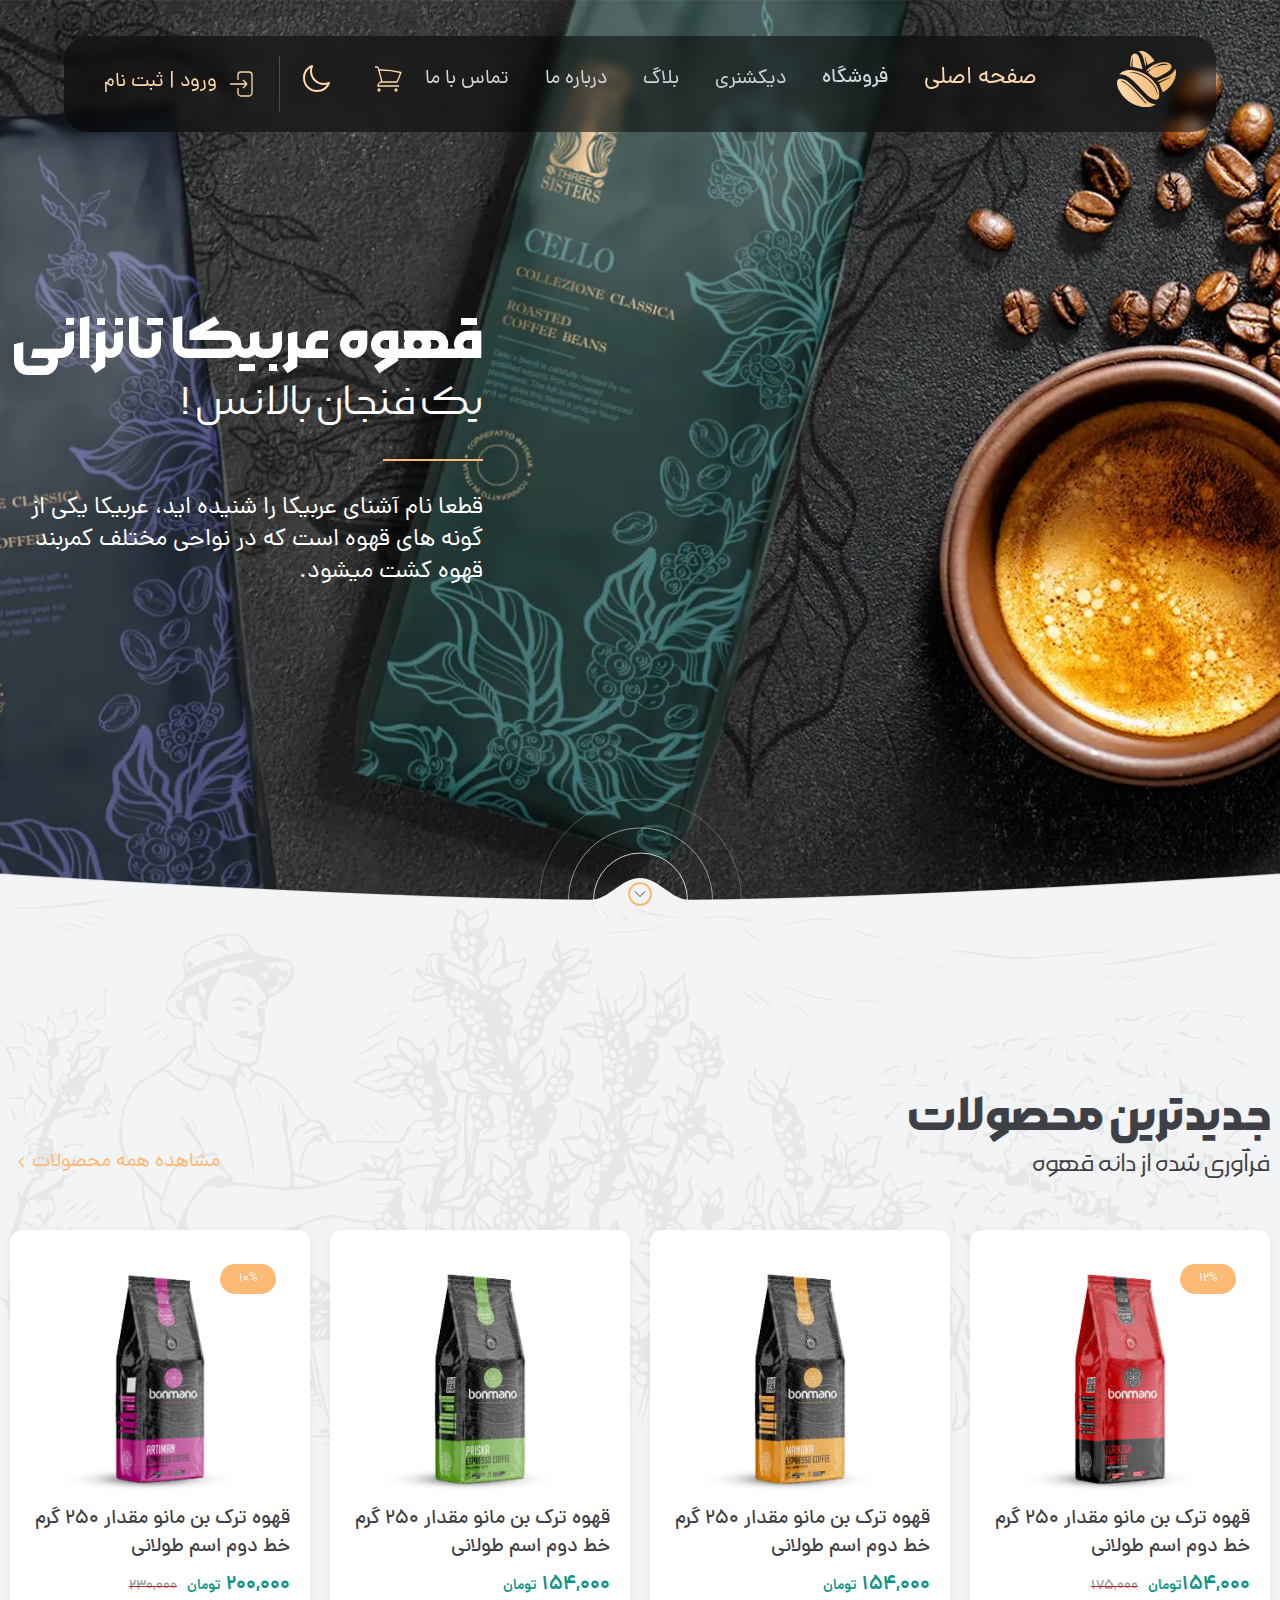
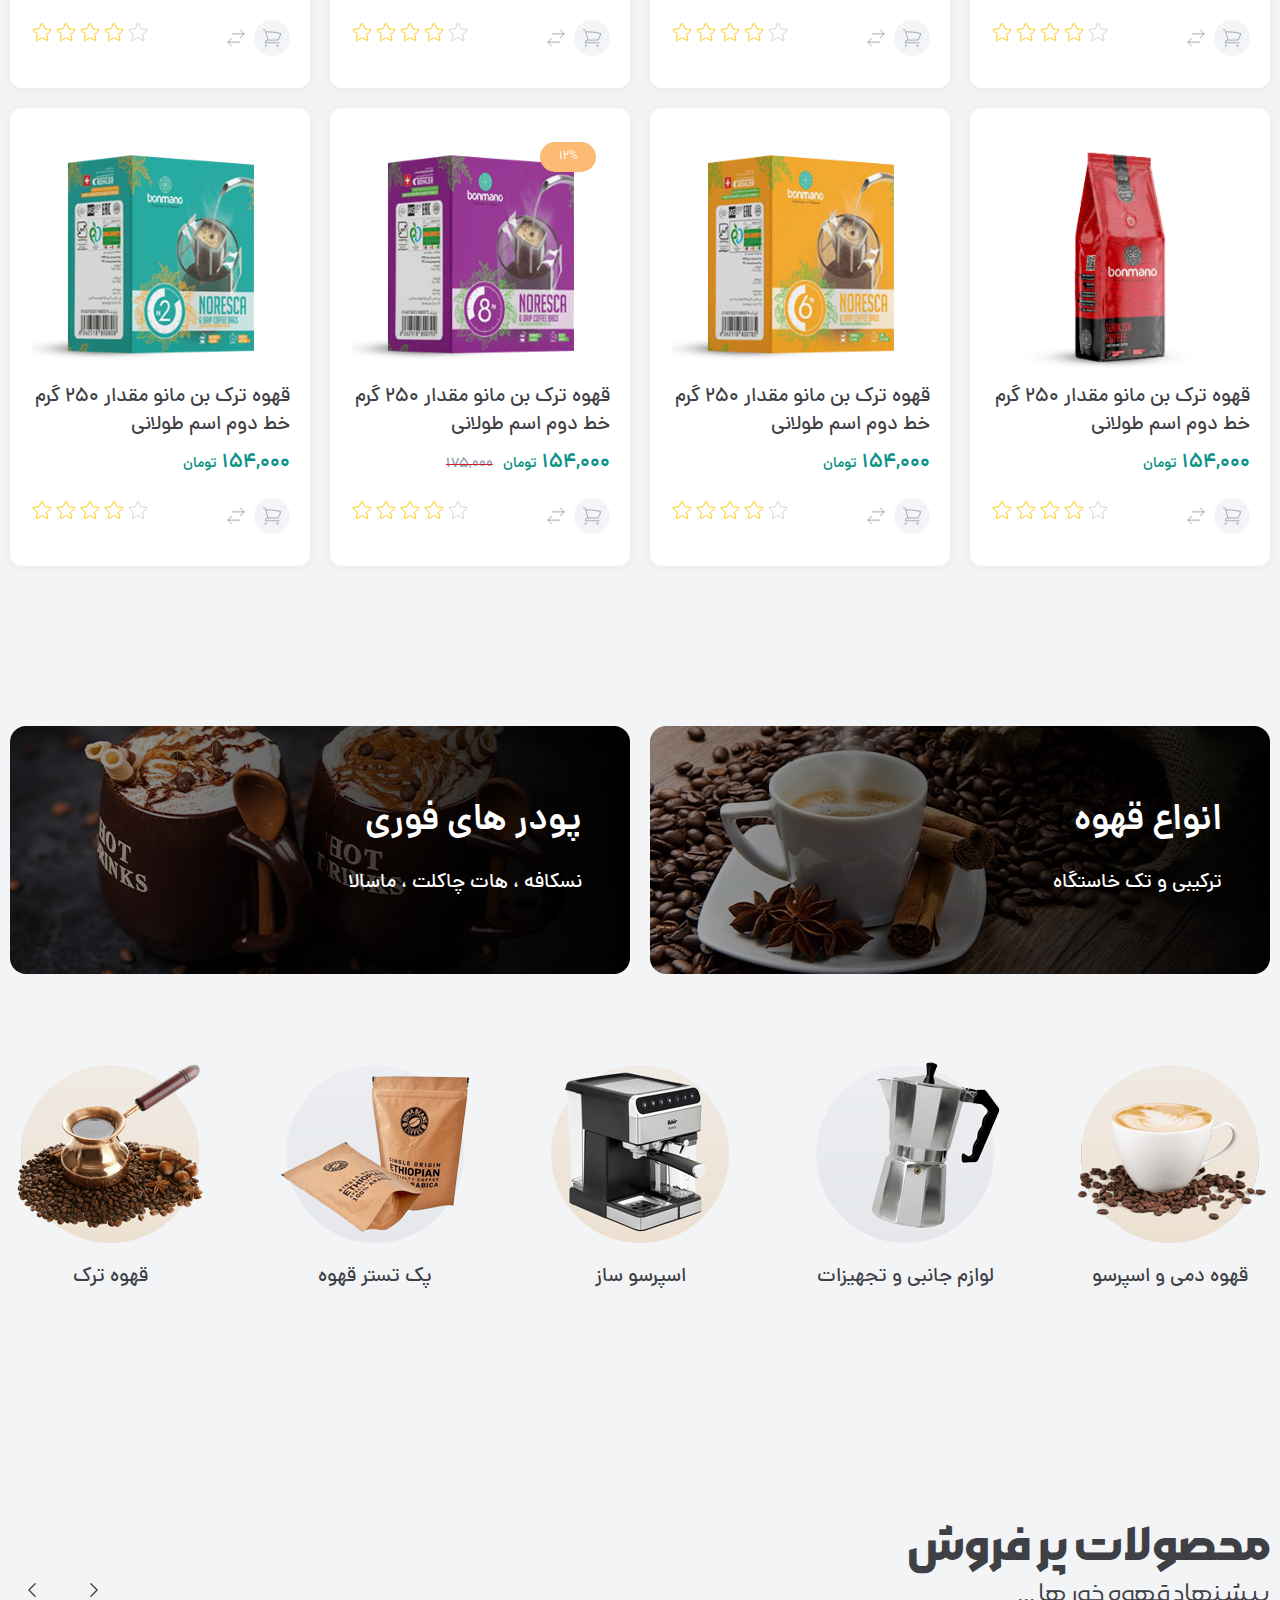
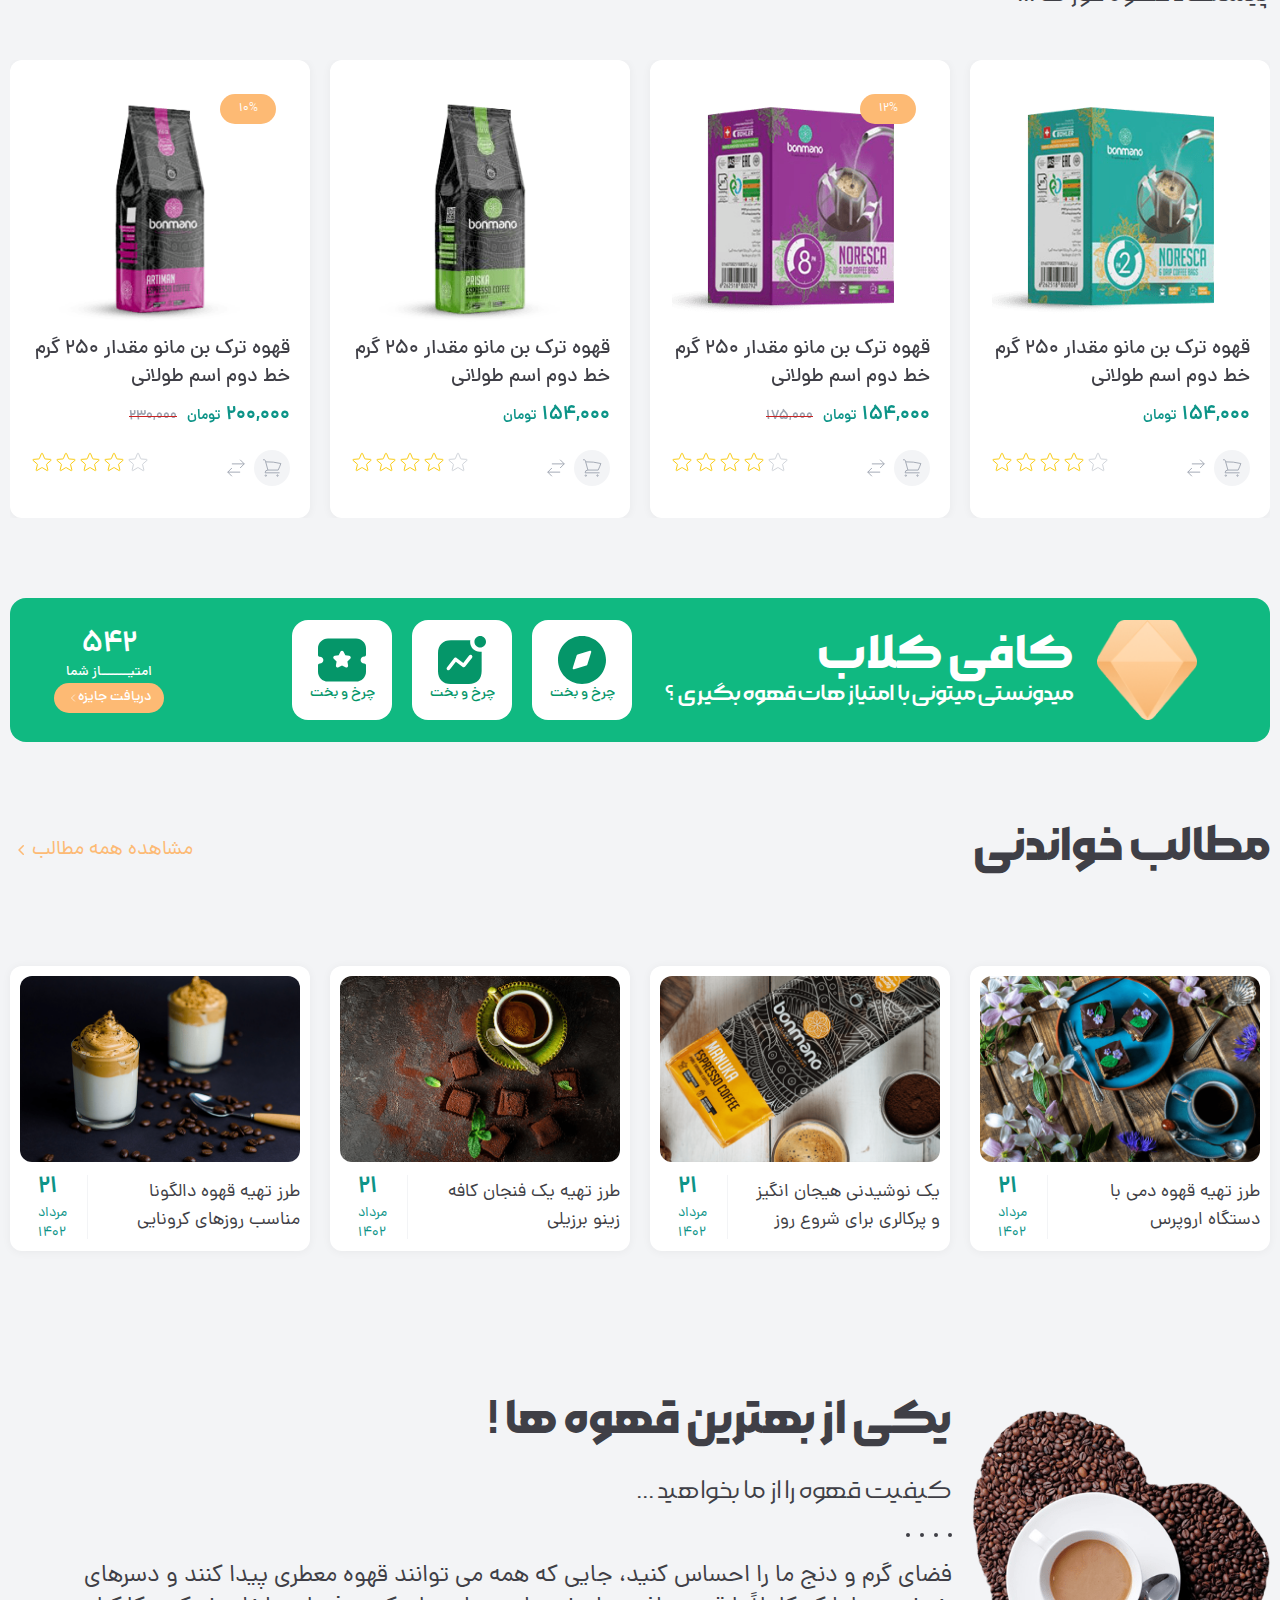
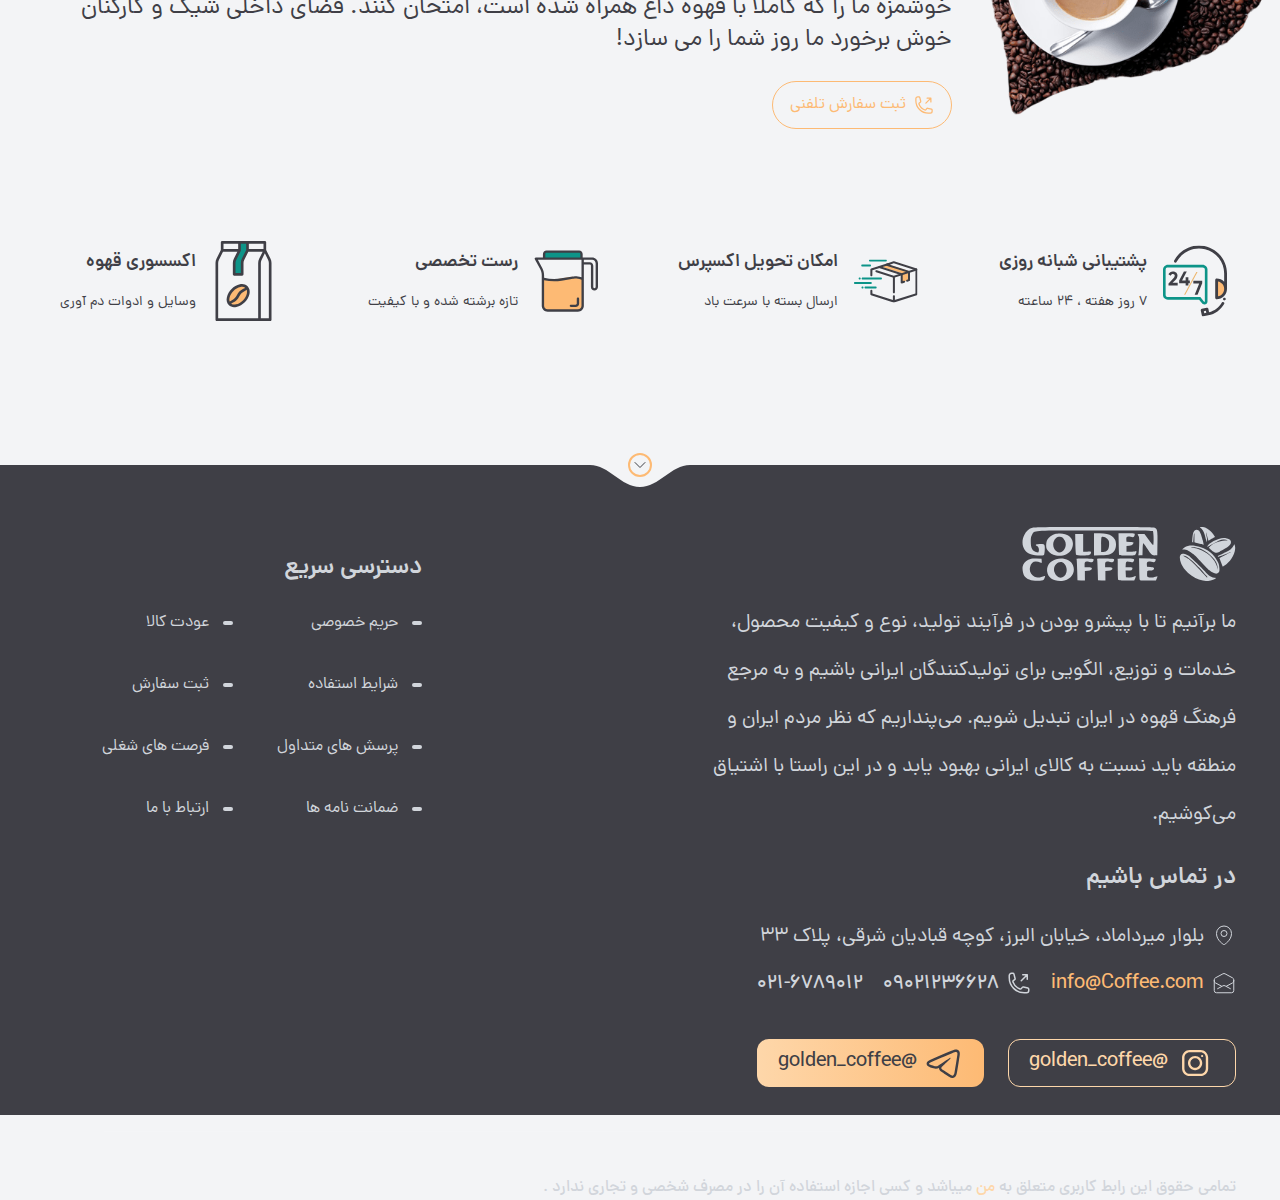
<file: src/home.html>
<!DOCTYPE html>
<html lang="fa" dir="rtl" class="dark" >
<head>
    <meta charset="UTF-8">
    <meta name="viewport" content="width=device-width, initial-scale=1.0">
    <title>cofee shope</title>
    <link rel="stylesheet" href="../pablicnpx/appstyle.css">
    <link rel="icon" href="./img/fav-icon.png">
    <link rel="stylesheet" href="./swiper-bundle.min.css">
    <script>
        if (localStorage.theme === 'dark' || (!('theme' in localStorage) && window.matchMedia('(prefers-color-scheme: dark)').matches)) {
        document.documentElement.classList.add('dark')
        } else {
        document.documentElement.classList.remove('dark')
        }
    </script>



</head>
<body class="font-dana bg-gray-100 dark:bg-zinc-800 h-[4000px] ">
    <!-- all icon  -->
    <svg class="hidden">
        <symbol id="Shopping-cart" xmlns="http://www.w3.org/2000/svg" fill="none" viewBox="0 0 24 24" strokeWidth={1.5} stroke="currentColor" className="">
            <path strokeLinecap="round" strokeLinejoin="round" d="M2.25 3h1.386c.51 0 .955.343 1.087.835l.383 1.437M7.5 14.25a3 3 0 0 0-3 3h15.75m-12.75-3h11.218c1.121-2.3 2.1-4.684 2.924-7.138a60.114 60.114 0 0 0-16.536-1.84M7.5 14.25 5.106 5.272M6 20.25a.75.75 0 1 1-1.5 0 .75.75 0 0 1 1.5 0Zm12.75 0a.75.75 0 1 1-1.5 0 .75.75 0 0 1 1.5 0Z" />
          </symbol>  
          <symbol id="moon" xmlns="http://www.w3.org/2000/svg" fill="none" viewBox="0 0 24 24" stroke-width="1.5" stroke="currentColor" class="">
            <path stroke-linecap="round" stroke-linejoin="round" d="M21.752 15.002A9.72 9.72 0 0 1 18 15.75c-5.385 0-9.75-4.365-9.75-9.75 0-1.33.266-2.597.748-3.752A9.753 9.753 0 0 0 3 11.25C3 16.635 7.365 21 12.75 21a9.753 9.753 0 0 0 9.002-5.998Z" />
          </symbol>
          <symbol id="sun" xmlns="http://www.w3.org/2000/svg" fill="none" viewBox="0 0 24 24" stroke-width="1.5" stroke="currentColor" class="">
            <path stroke-linecap="round" stroke-linejoin="round" d="M12 3v2.25m6.364.386-1.591 1.591M21 12h-2.25m-.386 6.364-1.591-1.591M12 18.75V21m-4.773-4.227-1.591 1.591M5.25 12H3m4.227-4.773L5.636 5.636M15.75 12a3.75 3.75 0 1 1-7.5 0 3.75 3.75 0 0 1 7.5 0Z" />
          </symbol>
          <symbol id="left-arrow" xmlns="http://www.w3.org/2000/svg" fill="none" viewBox="0 0 24 24" strokeWidth={1.5} stroke="currentColor" className="">
            <path strokeLinecap="round" strokeLinejoin="round" d="M15.75 9V5.25A2.25 2.25 0 0 0 13.5 3h-6a2.25 2.25 0 0 0-2.25 2.25v13.5A2.25 2.25 0 0 0 7.5 21h6a2.25 2.25 0 0 0 2.25-2.25V15M12 9l-3 3m0 0 3 3m-3-3h12.75" />
          </symbol >    
          <symbol id="left-little-arrow" xmlns="http://www.w3.org/2000/svg" fill="none" viewBox="0 0 24 24"             stroke-width="1.5" stroke="currentColor">
            <path stroke-linecap="round" stroke-linejoin="round" d="M15.75 19.5 8.25 12l7.5-7.5" />
          </symbol>
          <symbol id="bar-3" xmlns="http://www.w3.org/2000/svg" fill="none" viewBox="0 0 24 24" strokeWidth={1.5} stroke="currentColor" className="w-6 h-6">
            <path strokeLinecap="round" strokeLinejoin="round" d="M3.75 6.75h16.5M3.75 12h16.5m-16.5 5.25h16.5" />
          </symbol>
          <symbol id="logo-type" viewBox="0 0 100 40" fill="none" xmlns="http://www.w3.org/2000/svg">
            <path d="M7.22937 0.610531C4.44214 1.47319 2.66845 3.11226 1.2326 6.17471C-1.55463 12.1271 0.514679 18.0795 6.13137 20.2361C8.49629 21.0988 14.7887 21.487 15.8867 20.7537C16.1401 20.5812 16.3934 18.9421 16.4779 16.8717C16.6468 12.5584 16.4779 12.3859 12.5504 12.5584C9.76321 12.6878 9.00306 13.3348 10.6923 14.1112C11.917 14.6719 12.4237 16.2247 12.0437 17.9069C11.7903 18.8559 11.5791 18.9853 10.6078 18.7265C7.35606 17.9069 6.13137 15.7934 6.13137 10.9625C6.08914 8.11571 6.30029 7.20991 7.10267 5.74338C9.00306 2.29272 5.28675 2.55152 53.2186 2.55152C83.9626 2.55152 96.1251 2.68092 96.5474 3.02599C97.1808 3.58672 97.3498 13.3348 96.7163 13.3348C96.5051 13.3348 94.9848 11.4801 93.3378 9.23717L90.3395 5.13951H87.8056C86.412 5.13951 85.2718 5.22578 85.2718 5.35518C85.2718 5.48458 85.5674 6.04531 85.9475 6.60604C86.4542 7.46871 86.5387 8.71957 86.412 13.4211C86.3275 16.5698 86.1164 19.5891 85.9475 20.1499C85.6096 21.0988 85.6518 21.1419 87.2144 21.0125L88.8614 20.8831L88.9881 16.4404C89.0303 14.025 89.2837 12.0408 89.4948 12.0408C89.6638 12.0408 91.0996 13.9818 92.6199 16.3541C95.4494 20.7969 96.1251 21.3145 98.6167 21.0125L99.8414 20.8831L99.9681 11.8683C100.095 1.68886 99.9681 1.2144 97.2231 0.437998C96.1673 0.136066 81.1754 -0.0364666 52.3318 0.00666618C17.4492 0.00666618 8.70744 0.136066 7.22937 0.610531Z" fill="currentColor"/>
            <path d="M24.0797 5.13955C22.1371 5.61401 19.3921 7.64127 18.3785 9.40973C17.8718 10.3587 17.5762 11.6958 17.5339 13.3349C17.4917 15.4052 17.7029 16.0522 18.7164 17.3894C20.2789 19.4598 21.9682 20.5381 24.8398 21.142C29.3585 22.0909 34.384 20.193 36.1577 16.8718C39.5784 10.5312 35.3553 4.57882 27.5426 4.75135C26.4446 4.79448 24.8821 4.96702 24.0797 5.13955ZM29.5697 7.85694C29.9498 8.15887 30.6677 9.06467 31.1745 9.8842C34.0461 14.7151 29.1896 21.2714 25.1355 18.0364C22.1371 15.6209 21.9259 11.0057 24.7132 8.37454C25.9801 7.16681 28.3872 6.95114 29.5697 7.85694Z" fill="currentColor"/>
            <path d="M52.9652 12.9466V21.1851L58.2441 21.0125C64.3253 20.7969 66.3524 20.0636 68.1683 17.3462C69.5197 15.2758 69.6463 11.2644 68.4217 9.19403C66.4368 5.87278 63.4807 4.75132 56.9771 4.70818H52.9652V12.9466ZM62.7205 8.7627C64.0297 10.0998 64.1564 10.488 64.1564 12.6447C64.1564 16.6561 62.7627 18.5108 59.7644 18.5108H58.2441V13.2054C58.2441 10.2724 58.3707 7.72751 58.5397 7.59811C59.2998 6.77858 61.3691 7.38244 62.7205 8.7627Z" fill="currentColor"/>
            <path d="M71.2508 12.3426C71.3353 16.5696 71.462 20.2791 71.5465 20.5379C71.6731 20.9692 73.2357 21.0986 77.4165 21.0986C82.8221 21.0986 83.1599 21.0555 83.7511 20.1497C84.6802 18.7694 84.638 17.4323 83.7089 17.9068C83.2866 18.1224 81.6396 18.295 79.9926 18.295H77.0364V16.1383V13.9817L79.0213 13.8523C80.4994 13.766 81.2173 13.4641 81.6818 12.7739C82.0197 12.2563 82.3153 11.6956 82.3153 11.5231C82.3153 11.3505 81.1328 11.178 79.697 11.0917L77.0364 10.9623L76.9098 9.40954C76.7408 7.20975 77.501 6.64902 80.0771 7.25288C81.8085 7.64108 82.1886 7.59795 82.6531 6.99408C82.9065 6.60588 83.1599 5.91575 83.1599 5.48442C83.1599 4.75116 82.6531 4.70802 77.1631 4.70802H71.1241L71.2508 12.3426Z" fill="currentColor"/>
            <path d="M39.1559 12.5583C39.2403 16.8284 39.4937 20.236 39.7471 20.5379C40.0427 20.9261 41.6052 21.0986 44.6881 21.0986C49.4602 21.0986 50.347 20.7967 50.7271 19.1145C50.9382 18.2087 50.8115 18.1656 47.9399 18.2518L44.9415 18.295V11.6956V5.13935H41.9853H39.0292L39.1559 12.5583Z" fill="currentColor"/>
            <path d="M4.31542 24.2908C2.11942 25.3691 0.683576 27.0513 0.134577 29.208C-0.287731 30.847 0.387961 34.7721 1.35927 36.2387C3.13296 38.9129 7.65165 40.25 13.0572 39.7756C15.5066 39.5168 15.6755 39.4736 16.2667 38.0071C16.6046 37.1876 16.7735 36.4112 16.689 36.2818C16.5623 36.1955 15.591 36.4112 14.493 36.7994C12.0436 37.6621 10.3966 37.6621 8.91857 36.8857C6.25803 35.4623 4.94888 32.788 5.54011 30.0275C6.46919 25.671 9.08749 24.5496 13.6062 26.4906C14.2819 26.7925 14.3663 26.62 14.2396 25.1534L14.1129 23.4712L10.3122 23.3418C7.01819 23.2556 6.2158 23.385 4.31542 24.2908Z" fill="currentColor"/>
            <path d="M24.9239 23.9024C20.363 25.1964 17.7447 28.7333 18.2515 33.0035C18.7583 37.6187 23.108 40.4224 29.2315 39.9479C35.735 39.5166 39.7047 33.823 37.382 28.302C35.7772 24.42 30.1183 22.4359 24.9239 23.9024ZM31.0896 27.353C32.5255 29.0352 33.0745 31.3644 32.5255 33.4779C31.0896 38.9559 25.2196 38.8265 23.5726 33.2192C22.0945 28.1726 27.8801 23.6436 31.0896 27.353Z" fill="currentColor"/>
            <path d="M40.0431 23.5574C40.0008 23.7731 40.0431 24.075 40.1275 24.3338C40.212 24.5495 40.3809 28.0432 40.5076 32.0978L40.7187 39.4304L43.4637 39.5598L46.251 39.6892L46.2087 36.1092V32.5291L48.4047 32.3997C50.6852 32.2703 51.7832 31.4939 51.3187 30.3724C51.1497 29.898 50.4318 29.7254 48.5314 29.7254H45.9976V27.8276C45.9976 25.4984 46.6311 25.1533 49.6294 25.8435C51.4454 26.2748 51.741 26.2317 52.2477 25.5415C52.5434 25.1102 52.7123 24.5063 52.67 24.1181C52.5434 23.6005 51.4876 23.4711 46.2932 23.3417C42.8725 23.2986 40.0431 23.3849 40.0431 23.5574Z" fill="currentColor"/>
            <path d="M55.2453 23.5574C55.2031 23.7731 55.2453 24.075 55.3298 24.3338C55.4143 24.5495 55.5832 28.0432 55.7099 32.0978L55.921 39.4304L58.666 39.5598L61.4532 39.6892L61.411 36.1092V32.5291L63.607 32.3997C65.8875 32.2703 66.9855 31.4939 66.5209 30.3724C66.352 29.898 65.6341 29.7254 63.7337 29.7254H61.1999V27.8276C61.1999 25.4984 61.8333 25.1533 64.8317 25.8435C66.6476 26.2748 66.9432 26.2317 67.45 25.5415C67.7456 25.1102 67.9145 24.5063 67.8723 24.1181C67.7456 23.6005 66.6899 23.4711 61.4955 23.3417C58.0748 23.2986 55.2453 23.3849 55.2453 23.5574Z" fill="currentColor"/>
            <path d="M70.4486 23.5576C70.4064 23.7732 70.4486 24.0752 70.4909 24.334C70.5753 24.5496 70.5753 27.8709 70.5753 31.6235C70.5331 36.0231 70.702 38.7404 70.9976 39.0855C71.3355 39.5168 72.9403 39.6462 77.0789 39.6462H82.7378L83.4557 38.1366C84.3426 36.2819 84.0469 35.9368 82.3155 36.8426C81.4709 37.2739 80.2462 37.4896 78.8103 37.4033L76.6143 37.2739L76.4876 34.7722L76.3609 32.3136H78.4303C80.584 32.3136 81.4709 31.796 81.4709 30.502C81.4709 29.855 81.0908 29.7256 78.8948 29.7256H76.3609L76.4876 27.6552C76.6143 25.4123 76.8677 25.2829 80.2884 25.973C81.6398 26.275 81.9354 26.1887 82.3155 25.4123C83.329 23.4713 82.78 23.2556 76.4032 23.2556C73.1514 23.2556 70.4486 23.385 70.4486 23.5576Z" fill="currentColor"/>
            <path d="M86.4542 30.4589C86.4964 34.4703 86.6654 38.1366 86.7498 38.6542C86.961 39.6462 87.0877 39.6462 92.9155 39.6462H98.8278L99.4613 38.1366C100.264 36.1093 100.264 36.1093 98.5322 36.8426C96.674 37.619 93.1267 37.7052 92.5777 36.9288C92.3665 36.6701 92.2398 35.7211 92.282 34.9016C92.3243 34.0821 92.4087 33.1331 92.4087 32.8312C92.451 32.4861 93.1689 32.3136 94.5203 32.3136C96.674 32.3136 97.8143 31.5372 97.392 30.4157C97.223 29.9844 96.3784 29.7256 94.6892 29.6393L92.2398 29.5099L92.1131 27.9571C91.9442 25.7142 92.7044 25.1966 95.4494 25.8005C97.392 26.2318 97.6876 26.1887 98.1944 25.5417C98.5322 25.1104 98.7434 24.4634 98.6589 24.1183C98.5744 23.6007 97.4764 23.4713 92.451 23.3419L86.3275 23.2125L86.4542 30.4589Z" fill="currentColor"/>            
            </symbol>
          <symbol id="mini-x" xmlns="http://www.w3.org/2000/svg" fill="none" viewBox="0 0 24 24" stroke-width="1.5" stroke="currentColor" class="w-6 h-6">
                <path stroke-linecap="round" stroke-linejoin="round" d="M6 18 18 6M6 6l12 12" />
          </symbol>
          <symbol id="shopping-bag" xmlns="http://www.w3.org/2000/svg" fill="none" viewBox="0 0 24 24" strokeWidth={1.5} stroke="currentColor" className="w-6 h-6">
            <path strokeLinecap="round" strokeLinejoin="round" d="M15.75 10.5V6a3.75 3.75 0 1 0-7.5 0v4.5m11.356-1.993 1.263 12c.07.665-.45 1.243-1.119 1.243H4.25a1.125 1.125 0 0 1-1.12-1.243l1.264-12A1.125 1.125 0 0 1 5.513 7.5h12.974c.576 0 1.059.435 1.119 1.007ZM8.625 10.5a.375.375 0 1 1-.75 0 .375.375 0 0 1 .75 0Zm7.5 0a.375.375 0 1 1-.75 0 .375.375 0 0 1 .75 0Z" />
          </symbol>
          <symbol id="home" xmlns="http://www.w3.org/2000/svg" fill="none" viewBox="0 0 24 24" stroke-width="1.5" stroke="currentColor" class="w-6 h-6">
            <path stroke-linecap="round" stroke-linejoin="round" d="m2.25 12 8.954-8.955c.44-.439 1.152-.439 1.591 0L21.75 12M4.5 9.75v10.125c0 .621.504 1.125 1.125 1.125H9.75v-4.875c0-.621.504-1.125 1.125-1.125h2.25c.621 0 1.125.504 1.125 1.125V21h4.125c.621 0 1.125-.504 1.125-1.125V9.75M8.25 21h8.25" />
          </symbol>
          <symbol id="chat" xmlns="http://www.w3.org/2000/svg" fill="none" viewBox="0 0 24 24" strokeWidth={1.5} stroke="currentColor" className="w-6 h-6">
          <path strokeLinecap="round" strokeLinejoin="round" d="M8.625 9.75a.375.375 0 1 1-.75 0 .375.375 0 0 1 .75 0Zm0 0H8.25m4.125 0a.375.375 0 1 1-.75 0 .375.375 0 0 1 .75 0Zm0 0H12m4.125 0a.375.375 0 1 1-.75 0 .375.375 0 0 1 .75 0Zm0 0h-.375m-13.5 3.01c0 1.6 1.123 2.994 2.707 3.227 1.087.16 2.185.283 3.293.369V21l4.184-4.183a1.14 1.14 0 0 1 .778-.332 48.294 48.294 0 0 0 5.83-.498c1.585-.233 2.708-1.626 2.708-3.228V6.741c0-1.602-1.123-2.995-2.707-3.228A48.394 48.394 0 0 0 12 3c-2.392 0-4.744.175-7.043.513C3.373 3.746 2.25 5.14 2.25 6.741v6.018Z" />
          </symbol>
          <symbol id="abo" xmlns="http://www.w3.org/2000/svg" fill="none" viewBox="0 0 24 24" strokeWidth={1.5} stroke="currentColor" className="w-6 h-6">
            <path strokeLinecap="round" strokeLinejoin="round" d="M20.25 14.15v4.25c0 1.094-.787 2.036-1.872 2.18-2.087.277-4.216.42-6.378.42s-4.291-.143-6.378-.42c-1.085-.144-1.872-1.086-1.872-2.18v-4.25m16.5 0a2.18 2.18 0 0 0 .75-1.661V8.706c0-1.081-.768-2.015-1.837-2.175a48.114 48.114 0 0 0-3.413-.387m4.5 8.006c-.194.165-.42.295-.673.38A23.978 23.978 0 0 1 12 15.75c-2.648 0-5.195-.429-7.577-1.22a2.016 2.016 0 0 1-.673-.38m0 0A2.18 2.18 0 0 1 3 12.489V8.706c0-1.081.768-2.015 1.837-2.175a48.111 48.111 0 0 1 3.413-.387m7.5 0V5.25A2.25 2.25 0 0 0 13.5 3h-3a2.25 2.25 0 0 0-2.25 2.25v.894m7.5 0a48.667 48.667 0 0 0-7.5 0M12 12.75h.008v.008H12v-.008Z" />
          </symbol>
          <symbol id="doc" xmlns="http://www.w3.org/2000/svg" fill="none" viewBox="0 0 24 24" stroke-width="1.5" stroke="currentColor" class="w-6 h-6">
            <path stroke-linecap="round" stroke-linejoin="round" d="M19.5 14.25v-2.625a3.375 3.375 0 0 0-3.375-3.375h-1.5A1.125 1.125 0 0 1 13.5 7.125v-1.5a3.375 3.375 0 0 0-3.375-3.375H8.25m2.25 0H5.625c-.621 0-1.125.504-1.125 1.125v17.25c0 .621.504 1.125 1.125 1.125h12.75c.621 0 1.125-.504 1.125-1.125V11.25a9 9 0 0 0-9-9Z" />
          </symbol>
          <symbol id="call-we" xmlns="http://www.w3.org/2000/svg" fill="none" viewBox="0 0 24 24" stroke-width="1.5" stroke="currentColor" class="w-6 h-6">
            <path stroke-linecap="round" stroke-linejoin="round" d="M20.25 3.75v4.5m0-4.5h-4.5m4.5 0-6 6m3 12c-8.284 0-15-6.716-15-15V4.5A2.25 2.25 0 0 1 4.5 2.25h1.372c.516 0 .966.351 1.091.852l1.106 4.423c.11.44-.054.902-.417 1.173l-1.293.97a1.062 1.062 0 0 0-.38 1.21 12.035 12.035 0 0 0 7.143 7.143c.441.162.928-.004 1.21-.38l.97-1.293a1.125 1.125 0 0 1 1.173-.417l4.423 1.106c.5.125.852.575.852 1.091V19.5a2.25 2.25 0 0 1-2.25 2.25h-2.25Z" />
          </symbol>
          <symbol id="crv" width="100" height="22" viewBox="0 0 100 22" fill="currentColor" xmlns="http://www.w3.org/2000/svg">
            <path d="M50 0C69 0 81 22 100 22L0 22C18.75 22 31 0 50 0Z" fill="currentColor"/>
          </symbol>
          <symbol id="chrov-left-mini" xmlns="http://www.w3.org/2000/svg" viewBox="0 0 20 20" fill="currentColor" className="size-5">
            <path fillRule="evenodd" d="M11.78 5.22a.75.75 0 0 1 0 1.06L8.06 10l3.72 3.72a.75.75 0 1 1-1.06 1.06l-4.25-4.25a.75.75 0 0 1 0-1.06l4.25-4.25a.75.75 0 0 1 1.06 0Z" clipRule="evenodd" />
          </symbol>
          <symbol id="star" xmlns="http://www.w3.org/2000/svg" fill="none" viewBox="0 0 24 24" strokeWidth={1.5} stroke="currentColor" className="size-6">
            <path strokeLinecap="round" strokeLinejoin="round" d="M11.48 3.499a.562.562 0 0 1 1.04 0l2.125 5.111a.563.563 0 0 0 .475.345l5.518.442c.499.04.701.663.321.988l-4.204 3.602a.563.563 0 0 0-.182.557l1.285 5.385a.562.562 0 0 1-.84.61l-4.725-2.885a.562.562 0 0 0-.586 0L6.982 20.54a.562.562 0 0 1-.84-.61l1.285-5.386a.562.562 0 0 0-.182-.557l-4.204-3.602a.562.562 0 0 1 .321-.988l5.518-.442a.563.563 0 0 0 .475-.345L11.48 3.5Z" />
          </symbol>
          <symbol id="arrow-R-L" xmlns="http://www.w3.org/2000/svg" fill="none" viewBox="0 0 24 24" strokeWidth={1.5} stroke="currentColor" className="size-6">
            <path strokeLinecap="round" strokeLinejoin="round" d="M7.5 21 3 16.5m0 0L7.5 12M3 16.5h13.5m0-13.5L21 7.5m0 0L16.5 12M21 7.5H7.5" />
          </symbol>
          <symbol id="chevron-left" xmlns="http://www.w3.org/2000/svg" fill="none" viewBox="0 0 24 24" stroke-width="1.5" stroke="currentColor" >
            <path stroke-linecap="round" stroke-linejoin="round" d="M15.75 19.5 8.25 12l7.5-7.5" />
          </symbol>
          <symbol id="chevron-right" xmlns="http://www.w3.org/2000/svg" fill="none" viewBox="0 0 24 24" stroke-width="1.5" stroke="currentColor" >
            <path stroke-linecap="round" stroke-linejoin="round" d="m8.25 4.5 7.5 7.5-7.5 7.5" />
          </symbol>
          <symbol id="arrow-right" xmlns="http://www.w3.org/2000/svg" viewBox="0 0 24 24" fill="currentColor">
            <path fill-rule="evenodd" d="M11.03 3.97a.75.75 0 0 1 0 1.06l-6.22 6.22H21a.75.75 0 0 1 0 1.5H4.81l6.22 6.22a.75.75 0 1 1-1.06 1.06l-7.5-7.5a.75.75 0 0 1 0-1.06l7.5-7.5a.75.75 0 0 1 1.06 0Z" clip-rule="evenodd" />
          </symbol>
          <symbol id="phon" xmlns="http://www.w3.org/2000/svg" fill="none" viewBox="0 0 24 24" stroke-width="1.5" stroke="currentColor">
            <path stroke-linecap="round" stroke-linejoin="round" d="M20.25 3.75v4.5m0-4.5h-4.5m4.5 0-6 6m3 12c-8.284 0-15-6.716-15-15V4.5A2.25 2.25 0 0 1 4.5 2.25h1.372c.516 0 .966.351 1.091.852l1.106 4.423c.11.44-.054.902-.417 1.173l-1.293.97a1.062 1.062 0 0 0-.38 1.21 12.035 12.035 0 0 0 7.143 7.143c.441.162.928-.004 1.21-.38l.97-1.293a1.125 1.125 0 0 1 1.173-.417l4.423 1.106c.5.125.852.575.852 1.091V19.5a2.25 2.25 0 0 1-2.25 2.25h-2.25Z" />
          </symbol>
          <symbol id="crove-footer"  width="100" height="22" viewBox="0 0 100 22" fill="none" xmlns="http://www.w3.org/2000/svg">
            <path d="M50 22C31 22 19 -3.26655e-06 1.9233e-06 -3.02023e-06L100 -3.8147e-06C81.25 -5.45387e-06 69 22 50 22Z" fill="currentColor"/>
          </symbol>
          <symbol id="map-pin" xmlns="http://www.w3.org/2000/svg" fill="none" viewBox="0 0 24 24" strokeWidth={1.5} stroke="currentColor">
            <path strokeLinecap="round" strokeLinejoin="round" d="M15 10.5a3 3 0 1 1-6 0 3 3 0 0 1 6 0Z" />
            <path strokeLinecap="round" strokeLinejoin="round" d="M19.5 10.5c0 7.142-7.5 11.25-7.5 11.25S4.5 17.642 4.5 10.5a7.5 7.5 0 1 1 15 0Z" />
          </symbol>
          <symbol id="mail" xmlns="http://www.w3.org/2000/svg" fill="none" viewBox="0 0 24 24" strokeWidth={1.5} stroke="currentColor">
            <path strokeLinecap="round" strokeLinejoin="round" d="M21.75 9v.906a2.25 2.25 0 0 1-1.183 1.981l-6.478 3.488M2.25 9v.906a2.25 2.25 0 0 0 1.183 1.981l6.478 3.488m8.839 2.51-4.66-2.51m0 0-1.023-.55a2.25 2.25 0 0 0-2.134 0l-1.022.55m0 0-4.661 2.51m16.5 1.615a2.25 2.25 0 0 1-2.25 2.25h-15a2.25 2.25 0 0 1-2.25-2.25V8.844a2.25 2.25 0 0 1 1.183-1.981l7.5-4.039a2.25 2.25 0 0 1 2.134 0l7.5 4.039a2.25 2.25 0 0 1 1.183 1.98V19.5Z" />
          </symbol>
          <symbol id="insta" width="39" height="38" viewBox="0 0 39 38" fill="none" xmlns="http://www.w3.org/2000/svg">
            <path d="M13.7405 5.9375C9.52393 5.9375 6.05884 9.39795 6.05884 13.6191V24.3809C6.05884 28.5974 9.51929 32.0625 13.7405 32.0625H24.5022C28.7188 32.0625 32.1838 28.6021 32.1838 24.3809V13.6191C32.1838 9.40259 28.7234 5.9375 24.5022 5.9375H13.7405ZM13.7405 8.3125H24.5022C27.4385 8.3125 29.8088 10.6829 29.8088 13.6191V24.3809C29.8088 27.3171 27.4385 29.6875 24.5022 29.6875H13.7405C10.8042 29.6875 8.43384 27.3171 8.43384 24.3809V13.6191C8.43384 10.6829 10.8042 8.3125 13.7405 8.3125ZM26.135 10.9102C25.5366 10.9102 25.0588 11.3879 25.0588 11.9863C25.0588 12.5847 25.5366 13.0625 26.135 13.0625C26.7334 13.0625 27.2112 12.5847 27.2112 11.9863C27.2112 11.3879 26.7334 10.9102 26.135 10.9102ZM19.1213 11.875C15.2017 11.875 11.9963 15.0803 11.9963 19C11.9963 22.9197 15.2017 26.125 19.1213 26.125C23.041 26.125 26.2463 22.9197 26.2463 19C26.2463 15.0803 23.041 11.875 19.1213 11.875ZM19.1213 14.25C21.7607 14.25 23.8713 16.3606 23.8713 19C23.8713 21.6394 21.7607 23.75 19.1213 23.75C16.4819 23.75 14.3713 21.6394 14.3713 19C14.3713 16.3606 16.4819 14.25 19.1213 14.25Z" fill="currentColor"/>
            </symbol>
          
            <symbol id="tel" width="38" height="38" viewBox="0 0 38 38" fill="none" xmlns="http://www.w3.org/2000/svg">
                <path d="M31.0136 7.9292C32.3492 7.9292 32.7007 8.93937 32.3056 11.3112C31.8536 14.0234 30.5513 23.0033 29.5126 28.5933C29.1152 30.7324 28.3988 31.6547 27.3561 31.6547C26.783 31.6547 26.1116 31.376 25.3405 30.867C24.2955 30.1766 19.0199 26.6877 17.8743 25.8684C16.8293 25.1218 15.3877 24.2233 17.1959 22.4547C17.8395 21.8245 22.0567 17.7973 25.3421 14.6631C25.6928 14.3282 25.3991 13.8176 25.0096 13.8176C24.921 13.8176 24.8268 13.8445 24.7349 13.9055C20.3063 16.8426 14.1654 20.9189 13.384 21.4501C12.6026 21.9805 11.841 22.3209 10.8261 22.3209C10.3076 22.3209 9.72255 22.2322 9.03459 22.0343C7.49638 21.5926 5.99459 21.0661 5.40955 20.865C3.15726 20.0924 3.69163 19.0909 5.87901 18.1282C14.6491 14.2704 25.9976 9.56637 27.5643 8.91562C29.0907 8.28149 30.2243 7.9292 31.0136 7.9292ZM31.0136 5.5542C29.9306 5.5542 28.6268 5.90332 26.6547 6.72112L26.418 6.81928C17.9986 10.3153 10.3646 13.5595 4.92267 15.9535C4.07242 16.328 1.48605 17.4656 1.58659 19.8454C1.62934 20.8722 2.19459 22.2718 4.63926 23.1102L4.81976 23.172C5.50217 23.4071 6.92322 23.8971 8.37988 24.3159C9.26655 24.5708 10.0677 24.6943 10.8269 24.6943C12.1443 24.6943 13.1647 24.3183 13.9627 23.8805C13.9588 24.0135 13.9619 24.1473 13.9722 24.2819C14.1163 26.1122 15.5318 27.116 16.3773 27.7161L16.4953 27.8C17.7437 28.693 23.3938 32.4257 24.0335 32.8477C25.2376 33.6425 26.3246 34.0281 27.3577 34.0281C28.9822 34.0281 31.0809 33.1604 31.8488 29.0263C32.578 25.1052 33.4203 19.6277 34.0354 15.6282C34.2975 13.9213 34.5128 12.5217 34.6498 11.7007C34.9261 10.0429 35.0527 8.16512 33.8993 6.80424C33.4148 6.23424 32.5218 5.5542 31.0136 5.5542Z" fill="currentColor"/>
            </symbol>
          
<symbol id="logo"  viewBox="0 0 41 40" fill="none" xmlns="http://www.w3.org/2000/svg">
    <path d="M16.0569 0.00102901C15.8613 0.0126934 15.8027 0.0176935 15.674 0.0343571C15.4845 0.0585203 15.2824 0.0993471 15.1012 0.150173C15.022 0.172669 14.8408 0.233077 14.842 0.236826C14.8429 0.238493 14.8867 0.269738 14.94 0.305983C15.7966 0.89131 16.5075 1.62953 17.0643 2.51065C17.5801 3.32635 17.984 4.26329 18.353 5.50019C18.5023 6.00053 18.6191 6.43713 18.8655 7.41823C19.1456 8.53264 19.2612 8.96383 19.4277 9.51374C19.4834 9.69663 19.6007 10.0578 19.6548 10.2116C19.7635 10.5215 19.9078 10.8923 20.0128 11.1302L20.023 11.1531L20.0275 11.1364C20.03 11.1272 20.0439 11.0718 20.0587 11.0131C20.2415 10.2732 20.2645 9.49458 20.13 8.56389C20.0693 8.14145 19.9984 7.78817 19.8004 6.91414C19.6778 6.37339 19.6511 6.25216 19.5991 5.99345C19.4437 5.22565 19.376 4.60574 19.3863 4.04999C19.3879 3.96042 19.3904 3.87252 19.3916 3.85461L19.3945 3.82128L20.2961 6.97288C20.7918 8.70595 21.1981 10.1249 21.1989 10.1257C21.2002 10.127 25.9764 7.36574 25.9826 7.36032C25.9863 7.35657 25.8243 7.02621 25.7558 6.89748C24.6566 4.83487 22.6098 2.71936 20.4207 1.38332C19.294 0.695506 18.1833 0.249741 17.1681 0.0781002C16.9676 0.0439386 16.7859 0.0226927 16.5633 0.00644493C16.503 0.00227833 16.109 -0.00188732 16.0569 0.00102901Z" fill="currentColor"/>
    <path d="M12.3077 2.06948C11.9386 2.09322 11.5717 2.22154 11.2437 2.44192C10.7783 2.75479 10.3908 3.2593 10.1219 3.90336C10.0218 4.14291 9.89143 4.53618 9.80041 4.87488C9.59991 5.62018 9.46256 6.43839 9.35595 7.52448C9.31823 7.90692 9.29363 8.19979 9.23254 8.99509C9.17186 9.78621 9.13741 10.182 9.09682 10.5678C9.08575 10.6723 9.08124 10.7327 9.08247 10.7498C9.09108 10.839 9.15545 10.9469 9.2883 11.0948C9.3129 11.1223 9.40228 11.216 9.48675 11.3031C9.65198 11.473 9.72497 11.5522 9.79385 11.6338C9.81763 11.6626 9.84141 11.6905 9.84633 11.6963C9.85494 11.7063 9.85535 11.7068 9.85576 11.6988C9.85576 11.6938 9.97467 10.404 10.1202 8.83261C10.2658 7.26077 10.4081 5.72142 10.4368 5.4123C10.465 5.10276 10.4888 4.84947 10.4888 4.84947C10.4892 4.84905 10.5639 4.86072 10.6553 4.8753C10.7467 4.88988 10.8218 4.90196 10.8222 4.90196C10.823 4.90196 10.8238 6.35632 10.8242 8.13355L10.8254 11.3656L11.8136 11.6247C16.4259 12.8357 17.6592 13.1594 17.6604 13.1582C17.6608 13.1574 17.6403 13.052 17.6153 12.9237C17.5899 12.7953 17.5366 12.5133 17.4964 12.2967C17.334 11.4147 17.2844 11.161 17.2008 10.7931C17.1262 10.4649 17.0716 10.2557 16.9654 9.89495C16.8441 9.48168 16.7846 9.27129 16.5124 8.28478C16.1151 6.84541 15.8797 6.09178 15.5857 5.32065C15.343 4.68283 15.0347 4.01876 14.8055 3.63965C14.5714 3.25263 14.2848 2.9131 13.9797 2.66189C13.4664 2.23903 12.8845 2.03282 12.3077 2.06948Z" fill="currentColor"/>
    <path d="M32.5251 8.19719C31.3365 8.23593 30.0941 8.43799 28.8083 8.80126C26.1625 9.54907 23.6544 10.8889 21.9081 12.4878C21.7072 12.6715 21.3747 13.0035 21.2156 13.1789C20.7806 13.6584 20.4489 14.1021 20.1619 14.5879C20.1447 14.6166 20.1315 14.6404 20.1324 14.6412C20.1328 14.642 20.1574 14.6404 20.1861 14.6379C20.6736 14.5954 21.1357 14.4437 21.6802 14.1471C22.1849 13.8726 22.8778 13.4789 24.007 12.8244C24.9312 12.2891 25.2276 12.1183 25.604 11.9041C27.2474 10.9693 28.468 10.3423 29.6283 9.83652C30.4352 9.48491 31.1897 9.30285 32.0556 9.25119C32.2619 9.2387 32.6329 9.24161 32.8675 9.25786C33.7814 9.31993 34.6846 9.56073 35.5777 9.98025C35.6273 10.0036 35.6691 10.024 35.6707 10.0252C35.6724 10.0269 35.51 10.0273 35.3099 10.0269C34.1139 10.0223 33.006 10.0886 31.8793 10.2327C28.32 10.6872 25.2699 11.8904 23.1562 13.673C22.8934 13.8947 22.7015 14.0717 22.46 14.315C22.23 14.5462 22.0627 14.7295 21.8667 14.9649C21.772 15.0786 21.5428 15.3728 21.5145 15.4173L21.508 15.4282L21.5559 15.4652C21.6322 15.5236 21.804 15.6644 21.9139 15.7581C22.2079 16.0081 22.4506 16.2301 23.0312 16.7792C23.7553 17.4641 24.0595 17.7366 24.4314 18.0336C25.2166 18.6606 25.8808 18.9864 26.5163 19.0555C26.6738 19.0726 26.9517 19.0751 27.1149 19.0605C27.807 18.9985 28.5561 18.7468 29.493 18.2627C29.8784 18.0636 30.2462 17.8557 30.8666 17.4874C31.0043 17.4058 31.2208 17.2771 31.3483 17.2012C31.915 16.8646 32.1491 16.7317 32.6173 16.4813C33.9782 15.7531 34.7117 15.3165 35.4046 14.822C35.8897 14.4754 36.2673 14.1638 36.6535 13.7905C37.1952 13.2668 37.5498 12.7352 37.7364 12.1674C37.8073 11.952 37.845 11.775 37.8676 11.5467C37.875 11.4759 37.8774 11.2576 37.8721 11.178C37.85 10.851 37.7725 10.5589 37.6298 10.2656C37.4527 9.9011 37.1915 9.57906 36.8426 9.29494C36.1808 8.75585 35.2689 8.41424 34.0967 8.26635C33.856 8.23593 33.6215 8.21635 33.3062 8.20094C33.1926 8.19552 32.6579 8.19302 32.5251 8.19719Z" fill="currentColor"/>
    <path d="M40.4392 12.7135C40.3539 12.9144 40.285 13.0668 40.203 13.2368C39.5638 14.5612 38.6827 15.6723 37.5252 16.6134C36.6568 17.3195 35.6469 17.9344 34.2783 18.5902C33.7473 18.8447 33.3295 19.0326 32.1483 19.5475C30.8297 20.1224 30.3155 20.359 29.6513 20.6961C29.0912 20.9802 28.641 21.2331 28.1937 21.5139C28.1395 21.5476 28.0944 21.5759 28.094 21.5768C28.0932 21.5772 28.1059 21.5943 28.1227 21.6147C28.1621 21.6626 28.2318 21.7543 28.3355 21.893C28.4905 22.1013 28.5516 22.1671 28.5828 22.1604C28.5951 22.1579 29.0994 21.9542 30.1474 21.528C31.8715 20.8273 33.1253 20.312 36.2751 19.0093C36.9541 18.7285 37.5113 18.4981 37.5133 18.4972C37.517 18.4956 37.6298 18.6922 37.6335 18.706C37.6343 18.7101 36.7433 19.1671 31.1712 22.0205C30.1568 22.54 29.3261 22.9657 29.3249 22.9666C29.3241 22.9678 29.6628 23.8552 30.0773 24.9388C30.4918 26.0223 31.0384 27.4505 31.2913 28.1129C31.5447 28.7748 31.7534 29.3185 31.7551 29.3206C31.7596 29.326 31.8116 29.3014 32.0335 29.1894C32.5345 28.9365 32.974 28.6782 33.4624 28.3503C35.2135 27.1751 36.8577 25.5112 38.1734 23.5823C39.8275 21.1573 40.8353 18.496 40.9821 16.1668C40.9948 15.9656 40.9968 15.8989 40.9993 15.6564C41.0026 15.3077 40.9927 15.0624 40.9632 14.7545C40.8992 14.0896 40.7533 13.4626 40.5298 12.8923C40.4933 12.7998 40.4523 12.7006 40.449 12.6969C40.4478 12.6961 40.4437 12.7036 40.4392 12.7135Z" fill="currentColor"/>
    <path d="M8.4373 13.6302C8.0855 13.641 7.72961 13.6685 7.39135 13.711C5.44582 13.9568 3.7463 14.738 2.2682 16.0653C2.07713 16.2369 1.83891 16.4669 1.68762 16.626L1.59741 16.721H1.63554C1.73149 16.721 2.14724 16.7335 2.39366 16.7439C3.99436 16.8118 4.97635 17.0147 5.9936 17.488C6.11743 17.5455 6.39378 17.6863 6.52047 17.7567C6.97682 18.0095 7.44998 18.3124 8.05188 18.7369C9.83586 19.9955 10.7457 20.7141 11.6293 21.5636C11.783 21.7115 12.455 22.3985 12.9905 22.9555C13.5592 23.547 14.0152 24.0278 14.9996 25.0739C15.0697 25.1485 15.4248 25.5271 15.7889 25.9154C17.6356 27.8855 18.3314 28.6192 19.2765 29.5919C20.1006 30.4397 21.2392 31.5758 21.632 31.942C22.6255 32.8677 23.9023 33.6563 25.2254 34.1612C25.6227 34.3129 26.0536 34.4475 26.307 34.4995C26.7092 34.5816 27.0885 34.5874 27.4415 34.5179C28.0996 34.3875 28.6334 33.9967 28.9709 33.3972C29.1652 33.0518 29.2927 32.6269 29.3374 32.1749C29.3534 32.0132 29.3543 31.992 29.3538 31.6333C29.3538 31.2171 29.3456 30.9263 29.3235 30.5147C29.2382 28.9512 28.9807 27.7001 28.5383 26.6966C28.4141 26.4149 28.0943 25.7842 27.8339 25.3072C26.5087 22.8801 24.8884 20.8129 22.9867 19.1248C21.3815 17.6996 19.5795 16.5431 17.5806 15.6557C15.574 14.7646 13.3714 14.1464 10.9814 13.8031C10.2291 13.6948 9.71901 13.6477 9.11587 13.6298C8.9572 13.6252 8.59843 13.6252 8.4373 13.6302ZM10.4382 15.0921C10.9101 15.1083 11.3611 15.1496 11.8343 15.2196C13.8466 15.5174 16.0123 16.3106 18.1608 17.5367C21.0318 19.1752 23.6784 21.4915 25.5046 23.9636C26.7236 25.6138 27.5297 27.2656 27.8634 28.7983C28.0643 29.7207 28.0926 30.5972 27.9479 31.4004C27.929 31.5041 27.902 31.6354 27.8987 31.6391C27.8975 31.64 27.8966 31.6337 27.8966 31.6245C27.8966 31.5737 27.8798 31.3108 27.8675 31.175C27.7589 29.9465 27.4091 28.675 26.8265 27.3902C25.553 24.5815 23.2262 21.844 20.2663 19.6722C19.0588 18.7861 17.7492 18.0012 16.4154 17.3642C13.9245 16.1748 11.3488 15.4799 8.82886 15.317C8.60499 15.3029 8.27575 15.2879 8.17899 15.2879C8.14905 15.2879 8.12978 15.2862 8.13183 15.2841C8.13675 15.2795 8.3188 15.2446 8.46641 15.2191C8.86658 15.1512 9.30448 15.1075 9.7309 15.0925C9.86907 15.0875 10.3029 15.0875 10.4382 15.0921Z" fill="currentColor"/>
    <path d="M2.23171 19.8562C1.47605 19.8971 0.892187 20.187 0.504722 20.7149C0.421079 20.829 0.356296 20.9382 0.289874 21.0765C0.131608 21.4085 0.0418141 21.7772 0.0073728 22.2388C-7.48572e-06 22.3334 -0.00246758 22.6391 0.00286262 22.7512C0.0717453 24.2039 0.370647 25.6129 0.851595 26.7493C0.962299 27.0114 1.16854 27.4351 1.39856 27.8733C2.33708 29.6622 3.44699 31.267 4.72624 32.6851C5.0805 33.078 5.54136 33.5491 5.9239 33.9103C7.55043 35.4447 9.40944 36.7128 11.4899 37.7081C13.2004 38.5263 15.055 39.16 17.0677 39.6136C17.8504 39.7899 18.5942 39.9053 19.3109 39.9611C19.7131 39.9923 20.0231 40.0027 20.4303 39.9994C20.7029 39.9969 20.7878 39.9944 21.0063 39.9819C22.2925 39.9082 23.4968 39.6207 24.6247 39.1187C24.9158 38.9891 25.2586 38.8146 25.5411 38.6517C25.9884 38.3947 26.4718 38.0668 26.8581 37.7585L26.8917 37.7314L26.69 37.7289C26.3037 37.7239 25.9868 37.6998 25.6334 37.6485C23.9982 37.4123 22.484 36.6632 20.9694 35.3414C20.6045 35.0227 20.2724 34.7031 19.8202 34.2349C19.3548 33.7533 19.0137 33.3842 18.1608 32.4393C16.9874 31.1395 16.6343 30.7646 15.8524 29.988C13.9676 28.1162 13.5096 27.6625 12.8532 27.0172C10.8014 24.9992 9.19747 23.4865 7.67877 22.1384C7.38848 21.8805 7.25727 21.7655 7.18265 21.7035C6.61683 21.2319 5.90914 20.8278 5.06697 20.4945C4.61349 20.3149 4.07719 20.1458 3.58066 20.025C3.17515 19.9266 2.95785 19.8879 2.67043 19.8641C2.59662 19.8579 2.30059 19.8525 2.23171 19.8562ZM2.25631 21.0431C2.47649 21.1127 2.71676 21.1769 3.17269 21.2889C3.80043 21.4427 4.10507 21.5306 4.39864 21.6418C4.75167 21.7759 4.99808 21.9093 5.26582 22.1109C8.03015 24.1939 9.97527 25.8187 11.6067 27.4084C12.2152 28.0017 13.1799 28.9907 14.0303 29.8939C15.0894 31.0187 15.9394 31.9502 17.9927 34.2349C19.1928 35.5701 19.7779 36.2175 20.336 36.8274C20.4339 36.9349 20.5147 37.024 20.5155 37.0257C20.5164 37.0282 20.3458 37.1998 20.1264 37.4169L20.083 37.4598L19.8005 37.1523C19.2572 36.5616 18.8685 36.1358 17.8246 34.991C15.866 32.843 15.0062 31.9086 14.0156 30.8521C12.7867 29.5414 11.5485 28.2616 10.6145 27.3355C9.27332 26.0061 8.106 24.9521 6.96739 24.0427C6.73286 23.8552 6.51432 23.6952 6.23141 23.5036C5.76686 23.1891 5.37735 22.9528 4.38429 22.3846C3.53351 21.8976 3.14809 21.6676 2.71963 21.391C2.55111 21.2819 2.18579 21.0348 2.17021 21.0194C2.16529 21.0144 2.15955 21.0127 2.25631 21.0431Z" fill="currentColor"/>
    </symbol>
    



    </svg>
    <!--all icon end  -->
    

    <!-- header -->
    <header class=" fixed backdrop-blur-[6px] bg-black/50 hidden md:flex flex-row m-auto  items-center rounded-3xl px-10 py-5  h-24  top-9 left-0 right-0 W-[95%] xl:w-[90%] z-50"  >
        <div class="flex flex-row justify-between w-full ">
        <!-- menu & logo -->
            <nav class="flex flex-row gap-x-6 lg:gap-x-20  items-center h-14">        
                <!-- logo -->
                <div class="flex shrink-0">
                    <img  src="./img/app-logo.png" alt="golden cofee ">
                </div>
                <!-- menu -->
                <ul class="flex flex-row lg:gap-x-9 gap-x-4 h-full text-xl text-gray-300 -tracking-tightest child:leading-[56px]">
                    <li class="text-orange-200">
                        <a href="#" class="text-2xl">صفحه اصلی</a>
                    </li>
                    <li class=" relative group font-danaMediume">
                        <a href="#" class="group-hover:text-orange-300 transition-colors" >فروشگاه</a>
                        <!-- sub menu -->
                        <div class=" transition-all group-hover:opacity-100 group-hover:visible opacity-0 invisible shadow-normal p-6  absolute w-60 space-y-4 rounded-2xl border-t-[3px] border-t-orange-300 text-zinc-700 bg-white dark:text-white dark:bg-zinc-700 child-hover:text-orange-300 child:transition-colors child:tracking-normal text-base child:block ">
                               <a href="#"> قهوه ویژه</a>
                               <a href="#">ویژه در سطح جهانی</a>
                               <a href="#">قهوه درجه یک</a>
                               <a href="#"> ترکیبات تجاری</a>
                               <a href="#"> کپسول قهوه</a>
                               <a href="#">قهوه زینو برزیلی</a>
                        </div>
                    </li>
                    <li>
                        <a href="#">دیکشنری</a>
                    </li>
                    <li>
                        <a href="#">بلاگ</a>
                    </li>
                    <li>
                        <a href="#">درباره ما</a>
                    </li>
                    <li>
                        <a href="#">تماس با ما</a>
                    </li>
                </ul>
            </nav>
        <!-- login -->
        <div class="flex flex-row items-center text-orange-200 text-xl gap-x-5 -tracking-tightest">
            <!-- svg icon -->
            <div class="flex flex-row gap-x-5 xl:gap-x-10 ">
                <!-- cart -->
                <div class="relative group">
                        <!-- cart hover -->
                          <div class="py-3">
                            <svg class="w-8 h-8 ">
                                <use xlink:href="#Shopping-cart" class="bg-gray-900"></use>
                            </svg>
                          </div>      
                        <!-- cart -->
                            <div class="transition-all boxopacity-0 invisible   group-hover:opacity-100 group-hover:visible   shadow-normal  absolute left-0 space-y-4 rounded-2xl border-t-[3px] border-t-orange-300 text-zinc-700 bg-white dark:text-white flex flex-col dark:bg-zinc-700  w-[400px] p-4  ">
                                <!-- head cart -->
                                <div class="flex flex-row justify-between">
                                    <div class="text-gray-300 text-xs ">
                                        1 مورد
                                    </div>
                                    <a href="#" class="flex flex-row text-orange-300 text-sm font-dana tracking-tighter">
                                        <span>مشاهده موارد دیگر</span>
                                        <div>
                                         <svg xmlns="http://www.w3.org/2000/svg" fill="none" viewBox="0 0 24 24" stroke-width="1.5"  stroke="currentColor" class="w-5 h-5">
                                        <path stroke-linecap="round" stroke-linejoin="round" d="M15.75 19.5 8.25 12l7.5-7.5" />
                                        </svg>
                                        </div>
                                    </a>
                                </div>
                                <!-- main cart -->
                                <div class="divide-y divide-gray-100 dark:divide-white/10 ">
                                    <!-- item 1 -->
                                    <div class="flex flex-row  gap-x-2.5  pb-6">
                                        <!-- img cart -->
                                            <img class="w-[120px] h-[120px]" src="../src/img/products/p1.png" alt="cifee">
                                        <!-- text cart -->
                                        <div class="flex flex-col justify-between ">
                                            <h3 class="font-danaMediume text-base text-zinc-700 dark:text-white ">قهوه اسپرسو بن مانو مدل پریسکا 250 گرمی</h3>
                                            <div>
                                                <span class="text-teal-600 dark:text-emerald-500 text-xs tracking-tighter">14.500 تومان تخفیف</span>
                                                <div>
                                                    <span class="text-xl font-danaDemiBold">175,000 </span>
                                                    <span class="font-dana text-sm">تومان</span>
                                                </div>
                                            </div>
                                        </div>
                                    </div>
                                <!-- item 2 -->
                                    <div class=" flex flex-row  gap-x-2.5 pb-6 pt-5">
                                        <!-- img cart -->
                                            <img class="w-[120px] h-[120px]" src="../src/img/products/p1.png" alt="cifee">
                                        <!-- text cart -->
                                        <div class="flex flex-col justify-between ">
                                            <h3 class="font-danaMediume text-base text-zinc-700 dark:text-white ">قهوه اسپرسو بن مانو مدل پریسکا 250 گرمی</h3>
                                            <div>
                                                <span class="text-teal-600 dark:text-emerald-500 text-xs tracking-tighter">14.500 تومان تخفیف</span>
                                                <div>
                                                    <span class="text-xl font-danaDemiBold">175,000 </span>
                                                    <span class="font-dana text-sm">تومان</span>
                                                </div>
                                            </div>
                                        </div>
                                    </div>
                                </div>
                                <!-- cart fotter -->
                                <div class="bg-white/10 h-px w-[360]"></div>
                                <div class="p-5 flex justify-between ">
                                    <div>
                                        <div class="font-danaMediume text-xs text-gray-300 -tracking-tighter">مبلغ قابل پرداخت</div>
                                        <div class="text-xl font-danaDemiBold">
                                            350,000
                                            <span class="font-dana text-sm"> تومان</span>
                                        </div>
                                    </div>
                                    <button class="w-36 h-14 bg-teal-600 dark:bg-emerald-500 text-white rounded-xl m-0">ثبت سفارش</button>
                                </div>
                            </div>

                </div>
                <!-- swich them -->
                <div class="toggle-theme" class="cursor-pointer">
                   <div>
                        <div class="my-3 inline-block dark:hidden" >
                            <svg class="w-8 h-8 ">
                                <use xlink:href="#moon" ></use>
                            </svg>
                        </div>
                        <div class="my-3 hidden dark:inline-block" >
                            <svg class="w-8 h-8 ">
                                <use xlink:href="#sun" ></use>
                            </svg>
                        </div>
                    </div>
                </div>
            </div>
            <!-- border -->
            <span class="block bg-white/20 w-px h-14   ">

            </span>
            <!-- login -->
                <a href="#" class="flex flex-row gap-x-2.5">
                    <svg class="w-8 h-8 rotate-180  ">
                        <use xlink:href="#left-arrow"></use>
                    </svg>
                    <div class="hidden xl:inline-block"> ورود | ثبت نام</div>
                </a>
        </div>

        </div>

    </header>




    <!-- phon -->

<div>
        <nav class="w-[390] h-16 bg-white dark:bg-zinc-700 md:hidden block relative ">

        <!-- LOGO phon  -->
        <div class="flex justify-between w-full p-3 ">
            <div>
                <svg class="w-6 h-6 text-zinc-700 dark:text-white  " id="nav-bar-phon">
                    <use href="#bar-3"></use>
                </svg>
            </div>

            <div>
                <svg class="h-10 w-[100px] text-orange-300 ">
                    <use href="#logo-type"></use>
                </svg>
            </div>
            <div>
                <svg class="w-6 h-10 text-zinc-700 dark:text-white " id="cart-bar-phon">
                    <use href="#Shopping-cart"></use>
                </svg>
            </div>
         </div>

    </nav>

<!-- nnnnn -->
<div class="">

    <!-- rigth bar -->
    <div class="flex flex-col fixed top-0 bottom-0 -right-64 w-64 min-h-screen  px-4 pt-3 bg-white dark:bg-zinc-700 z-20  transition-all overflow-y-auto text-sm" id="tabBar" style="top: 0px;  ">
        <!-- logo -->
        <div class="flex justify-between w-full border-b-gray-300 dark:border-b-white/10 border-b bottom-0 p-5 mb-6"  >

             <div class="flex justify-start gap-x-4">
                <div class="flex w-[50px] h-10">
                    <img  src="./img/app-logo.png" alt="golden cofee ">
                </div>

                <div>
                    <svg class="h-10 w-[100px] text-orange-300 ">
                        <use href="#logo-type"></use>
                    </svg>                    
                </div>
            </div>

            <div class="items-center" id="miniX">
                <svg class="h-5 w-10 dark:te-700  text-zinc-700 dark:text-white">
                    <use href="#mini-x"></use>
                </svg>
            </div> 

        </div> 

             
        <!-- rigth menu phon -->

        <div class=" flex flex-col  text-orange-300 mb-4 pr-2.5  rounded-md">
            
            <!-- phon header -->
            <ul class="child:pr-2.5 space-y-4 text-zinc-600 dark:text-white  ">
                
                <li >   
                    <div>
                        <a href="#" class="  items-center flex gap-x-2  text-orange-300 " >
                            <span>
                                <svg class="h-5 w-5 ml-2"><use href="#home"></use></svg>
                            </span>
                            <span class="">صفحه اصلی</span>
                        </a>
                    </div>         

                </li>
                <!-- shopping  -->

                <li>
                    <a href="#" class="items-center flex  transition-all"  >
                        
                        <div class="flex justify-between flex-row items-center self-center  w-52  h-6 relative text-orange-300">
                           
                            <a href="#" class="items-center self-center flex   py-5  pr-0 absolute right-0">
                                <svg class="h-5 w-5 ml-2"><use href="#shopping-bag"></use></svg>
                                <span class="">فروشگاه</span>
                            </a>
                            
                            <span id="shoping-arrow-phon">
                                <svg class="  -rotate-90 h-5 w-5 ml-2 pr-0 transition-all "><use  href="#left-little-arrow"></use></svg> 
                            </span>
                            
                        </div>
                        
                        <div  class="subMenu subMenuOpen space-y-3 transition-all" >
                            <a href="#" class="" >قهوه ویژه</a>
                            <a href="#" class="subItem " >ویژه در سطح جهانی</a>
                            <a href="#" class=" " >قهوه درجه یک</a>
                            <a href="#" class="" >ترکیبات تجاری</a>
                            <a href="#" class="" >کپسول قهوه</a>
                            <a href="#" class="" >قهوه زینو برزیلی</a>
                        </div>    

                    </a> 
    
                </li>
                   
                 <!-- end -->
                <li>
                    <div>
                        <a href="#" class="  items-center flex gap-x-2" >
                            <svg class="h-5 w-5 ml-2"><use href="#chat"></use></svg>
                            <span>دیکشنری</span>
                        </a>
                    </div>

                </li>

                <li>
                    <div>
                        <a href="#" class="  items-center flex gap-x-2" >
                            <svg class="h-5 w-5 ml-2"><use href="#abo"></use></svg> 
                            <span>درباره ما </span>
                        </a>
                    </div>

                </li>

                <li>
                    <div>
                       <a href="#" class="  items-center flex gap-x-2 " >
                            <svg class="h-5 w-5 ml-2"><use href="#doc"></use></svg>
                            <span>بلاگ</span>
                        </a> 
                    </div>    
                </li>

                <li>
                    <div>
                        <a href="#" class="   items-center flex gap-x-2" >
                            <svg class="h-5 w-5 ml-2"><use href="#call-we"></use></svg>
                            <span>تماس با ما </span>             
                        </a> 
                    </div>
                    
                </li>
           
            
            </ul>

        <!-- nav bar B -->

            <div class=" border-t-gray-300 dark:border-t-white/10 border-t bottom-0 p-5 mt-6 mb-8  font-danaMediume space-y-1" >

                <a href="#" class="flex flex-row gap-x-2.5 cursor-pointer  ">
                    <svg class="w-5 h-5 rotate-180  ">
                        <use xlink:href="#left-arrow"></use>
                    </svg>
                    ورود | ثبت نام
                </a>

                <div class="cursor-pointer   mt-5">
                    <div class="flex toggle-theme2 gap-x-2.5">
                        
                        <div class="my-3 inline-block dark:hidden  " >
                        <div class="flex">
                            <svg class="w-5 h-5   ">
                                <use xlink:href="#moon" ></use>
                            </svg>
                            <span class="">تم تاریک</span>
                            
                        </div>
                        </div>
                        <div class="my-3 hidden dark:inline-block  " >
                            <div class=" flex">
                                <svg class="w-5 h-5  ">
                                    <use xlink:href="#sun" ></use>
                                </svg>
                                <span class="">تم روشن</span>
                            
                            </div>
                        </div>

                    </div>
                </div>
                
                <a href="#" class="flex gap-x-2.5 cursor-pointer mt-6 ">
                    <svg class="w-5 h-5  ">
                        <use xlink:href="#Shopping-cart" class="bg-gray-900"></use>
                    </svg>
                    <span>سبد خرید</span>
                </a>

            </div>

        </div>

        <!-- left shop menu phon -->




    </div>

    <!-- left bar -->
   
    <div class="justify-start flex flex-col  fixed top-0 bottom-0 -left-64 w-64 min-h-screen  px-4 pt-3 bg-white dark:bg-zinc-700 z-20  transition-all overflow-y-auto text-sm" id="cartBar" style="top: 0px;  ">
        <!-- logo --> 
        <div class="text-zinc-700 dark:text-white flex justify-between w-full border-b-gray-300 dark:border-b-white/10 border-b bottom-0 p-5 mb-6"  >

            <div class="items-center" id="cloceCart">
                <svg class="h-5 w-10 dark:te-700  text-zinc-700 dark:text-white">
                    <use href="#mini-x"></use>
                </svg>
            </div> 
        <span >سبد خرید</span>

        </div> 

        <!-- BODY -->
        <div>
            <div class=" divide-y divide-gray-100 dark:divide-white/10  ">
                <!-- item 1 -->
                <div class=" pt-5 flex flex-row  gap-x-2.5  pb-6">
                    <!-- img cart -->
                        <img class="w-[90px] h-[90px]" src="../src/img/products/p1.png" alt="cifee">
                    <!-- text cart -->
                    <div class="flex flex-col justify-between ">
                        <h3 class="font-danaMediume text-sm  text-zinc-700 dark:text-white ">قهوه اسپرسو بن مانو مدل پریسکا 250 گرمی</h3>
                        <div>
                            <span class="text-teal-600 dark:text-emerald-500 text-xs tracking-tighter">14.500 تومان تخفیف</span>
                            <div class=" text-white dark:text-zinc-700">
                                <span class=" font-danaDemiBold text-base">175,000 </span>
                                <span class="font-dana text-sm">تومان</span>
                            </div>
                        </div>
                    </div>
                </div>
                <!-- item 2 -->
                <div class="  pt-5 flex flex-row  gap-x-2.5  pb-6">
                    <!-- img cart -->
                        <img class="w-[90px] h-[90px]" src="../src/img/products/p1.png" alt="cifee">
                    <!-- text cart -->
                    <div class="flex flex-col justify-between ">
                        <h3 class="font-danaMediume text-sm  text-zinc-700 dark:text-white ">قهوه اسپرسو بن مانو مدل پریسکا 250 گرمی</h3>
                        <div>
                            <span class="text-teal-600 dark:text-emerald-500 text-xs tracking-tighter">14.500 تومان تخفیف</span>
                            <div class=" text-white dark:text-zinc-700">
                                <span class=" font-danaDemiBold text-base">175,000 </span>
                                <span class="font-dana text-sm">تومان</span>
                            </div>
                        </div>
                    </div>
                </div>

                
            </div>
        </div>

        <!-- footer -->
        <div class=" absolute border-t-gray-300 bottom-0 dark:border-t-white/10 border-t font-danaMediume space-y-1" >
            <div class=" flex justify-between gap-x-4 my-8">
                <button class="w-28 h-11 bg-teal-600  dark:bg-emerald-500 text-white rounded-xl m-0 text-sm">ثبت سفارش</button>
                <div class="">
                    <div class="font-danaMediume text-xs text-gray-300 -tracking-tighter">مبلغ قابل پرداخت</div>
                    <div class="text-xs font-danaMediume text-white dark:text-gray-300">
                        350,000
                        <span class="font-danaMediume text-sm"> تومان</span>
                    </div>
                </div>
            </div>
        </div>
                      
    </div>


</div>
</div>
<!-- main -->

<main class="">
 
    <!-- home -->
    <section class=" home  relative h-[200px] xs:h-auto xs:aspect-[2/1] md:aspect-auto bg-mobile-img md:bg-desctop-img bg-no-repeat bg-cover bg-[top_center]">
        <div class="container relative overflow-y-hidden h-full md:min-h-screen flex flex-row justify-end items-center">
            <div class=" text-white">
                <h2 class="font-morabbaBold md:text-6xl text-2xl md:mb-2 mb-0.5">
                    قهوه عربیکا تانزانی
                </h2>
                <div  class="font-morabbaLight md:text-5xl text-xl">
                    یک فنجان بالانس !   
                </div>
                <span  class="block w-[100px] h-0.5 bg-orange-300 md:my-8 my-3" >
    
                </span>
                <p class="font-dana md:text-2xl text-xs md:max-w-[462px] max-w-[200px] ">
                    قطعا نام آشنای عربیکا را شنیده اید، عربیکا یکی از گونه های قهوه است که در نواحی مختلف کمربند قهوه کشت میشود.
                </p>
            </div>

            <svg class="text-gray-100 dark:text-zinc-800 absolute right-0 left-0 bottom-0 mx-auto w-[100px] h-[22px] hidden md:block"> 
                <use href="#crv" ></use> 
            </svg>

           <div > 
                <div class="circle circle-lg circle-main">
                    <div class="circle circle-md">
                        <div class="circle circle-sm">
                        </div>
                    </div>
                </div>
            </div>

        </div>



        <div class="border-2 w-6 h-6 translate-y-1/4 rounded-full border-orange-300 hidden md:flex items-center justify-center absolute left-0 right-0 bottom-0 mx-auto ">
            <svg class=" text-zinc-700 dark:text-white w-4 h-4  -rotate-90">
                <use href="#left-little-arrow" ></use>
            </svg>
            
        </div>

    </section>
    <!-- produkts -->
    <section class="products md:pt-24 lg:pt-48 pt-8  pb-20 bg-no-repeat"> 
        <div class="container">
            <!-- section head -->
            <div class=" flex justify-between items-end mb-12">
                <div class="flex flex-col justify-start ">
                    <h3 class="section-title">
                        جدیدترین محصولات
                    </h3>
                    <span class="section-sub-title">
                        فرآوری شده از دانه قهوه
                    </span>
                </div>
                <a href="#" class="section-link ">
                    <span class="md:hidden inline-block ">مشاهده همه </span>
                    <span class="hidden md:inline-block ">مشاهده همه محصولات</span>
                    <svg class="w-5  h-5 ">
                        <use href="#chrov-left-mini"></use>
                    </svg>
                </a>
            </div>
            <!-- section item -->
            <div class="grid lg:grid-cols-4 md:grid-cols-3 grid-cols-2 md:gap-5 gap-3.5">


                <div class="section-item  md:p-5 p-2 ">
                    <div>
                        <div class="relative flex justify-center items-center">
                            <img src="./img/products/p1.png" alt="p1" class="md:h-44 md:w-52 lg:w-64 lg:h-64 w-32 h-32">
                            <div class="offer-icon">12%</div>
                        </div>
                        <h5 class="text-zinc-700 line-clamp-2 dark:text-white font-danaMediume md:text-xl text-sm h-[56px]">
                            قهوه ترک بن مانو مقدار 250 گرم
                            خط دوم اسم طولانی
                        </h5>
                        <div class="mt-2.5 flex  items-center gap-x-2.5 text-teal-600 dark:text-emerald-500 font-danaDemiBold">
                            <div class="flex justify-center items-center ">
                                <span class="md:text-xl text-base ">154,000 </span>
                                <span class="md:text-sm text-xs tracking-tighter">تومان</span>
                            </div>
                            
                            <div class="relative">
                                <span class="text-gray-400 md:text-sm text-xs offer ">175,000 </span>
                            </div>
                        </div>
                        <div class="flex mt-5 mb-3 justify-between">
                            <div class="flex  justify-center items-center">

                                <span class=" md:w-9 md:h-9 w-[26px] h-[26px] text-gray-400  rounded-full bg-gray-100 dark:bg-zinc-800 flex justify-center items-center hover:cursor-pointer transition-all hover:text-white hover:bg-teal-600 dark:hover:bg-emerald-500 ">
                                    <svg class=" md:w-[22px] md:h-[22px] w-4 h-4">
                                         <use href="#Shopping-cart"  class=""></use>
                                    </svg>   
                                </span>

                                <div class="md:w-9 md:h-9 ml-3 w-[26px] h-[26px] flex  justify-center items-center ">
                                    <svg class="text-gray-400 md:w-[22px] md:h-[22px] w-4 h-4 hover:text-teal-600 dark:hover:text-emerald-500">
                                        <use href="#arrow-R-L"></use>
                                    </svg>
                                </div>

                            </div>
                            <div class="flex child:hover:cursor-pointer ">
                                <svg class="md:h-6 md:w-6 w-4 h-4 text-gray-300 dark:text-gray-400 ">
                                    <use href="#star"></use>
                                </svg>
                                <svg class="md:h-6 md:w-6 w-4 h-4 text-yellow-400">
                                    <use href="#star"></use>
                                </svg>
                                <svg class="md:h-6 md:w-6 w-4 h-4 text-yellow-400">
                                    <use href="#star"></use>
                                </svg>
                                <svg class="md:h-6 md:w-6 w-4 h-4 text-yellow-400">
                                    <use href="#star"></use>
                                </svg>
                                <svg class="md:h-6 md:w-6 w-4 h-4 text-yellow-400">
                                    <use href="#star"></use>
                                </svg>
                            </div>
                        </div>
                    </div>
                </div>

                <div class="section-item  md:p-5 p-2 ">
                    <div>
                        <div class="relative flex justify-center items-center">
                            <img src="./img/products/p2.png" alt="p1" class="md:h-44 md:w-52 lg:w-64 lg:h-64 w-32 h-32">
                            <!-- <div class="offer-icon">12%</div> -->
                        </div>
                        <h5 class="text-zinc-700 line-clamp-2 h-[56px] dark:text-white font-danaMediume md:text-xl text-sm ">
                            قهوه ترک بن مانو مقدار 250 گرم
                            خط دوم اسم طولانی
                        </h5>
                        <div class="mt-2.5 flex gap-x-2.5 text-teal-600 dark:text-emerald-500 font-danaDemiBold">
                            <div>
                                <span class="md:text-xl text-base ">154,000 </span>
                                <span class="md:text-sm text-xs tracking-tighter">تومان</span>
                            </div>
                            
                           <div class="text-gray-400 offer md:text-sm text-xs hidden ">
                                <span>175,000 </span>
                            </div> 
                        </div>
                        <div class="flex mt-5 mb-3 justify-between">
                            <div class="flex  justify-center items-center">

                                <span class=" md:w-9 md:h-9 w-[26px] h-[26px] text-gray-400  rounded-full bg-gray-100 dark:bg-zinc-800 flex justify-center items-center hover:cursor-pointer transition-all hover:text-white hover:bg-teal-600 dark:hover:bg-emerald-500 ">
                                    <svg class=" md:w-[22px] md:h-[22px] w-4 h-4">
                                         <use href="#Shopping-cart"  class=""></use>
                                    </svg>   
                                </span>

                                <div class="md:w-9 md:h-9 ml-3 w-[26px] h-[26px] flex  justify-center items-center ">
                                    <svg class="text-gray-400 md:w-[22px] md:h-[22px] w-4 h-4 hover:text-teal-600 dark:hover:text-emerald-500">
                                        <use href="#arrow-R-L"></use>
                                    </svg>
                                </div>

                            </div>
                            <div class="flex child:hover:cursor-pointer ">
                                <svg class="md:h-6 md:w-6 w-4 h-4 text-gray-300 dark:text-gray-400 ">
                                    <use href="#star"></use>
                                </svg>
                                <svg class="md:h-6 md:w-6 w-4 h-4 text-yellow-400">
                                    <use href="#star"></use>
                                </svg>
                                <svg class="md:h-6 md:w-6 w-4 h-4 text-yellow-400">
                                    <use href="#star"></use>
                                </svg>
                                <svg class="md:h-6 md:w-6 w-4 h-4 text-yellow-400">
                                    <use href="#star"></use>
                                </svg>
                                <svg class="md:h-6 md:w-6 w-4 h-4 text-yellow-400">
                                    <use href="#star"></use>
                                </svg>
                            </div>
                        </div>
                    </div>
                </div>

                <div class="section-item  md:p-5 p-2 ">
                    <div>
                        <div class="relative flex justify-center items-center">
                            <img src="./img/products/p3.png" alt="p1" class="md:h-44 md:w-52 lg:w-64 lg:h-64 w-32 h-32">
                            <!-- <div class="offer-icon">12%</div> -->
                        </div>
                        <h5 class="text-zinc-700 line-clamp-2 dark:text-white font-danaMediume md:text-xl text-sm h-[56px]">
                            قهوه ترک بن مانو مقدار 250 گرم
                            خط دوم اسم طولانی
                        </h5>
                        <div class="mt-2.5 flex gap-x-2.5 text-teal-600 dark:text-emerald-500 font-danaDemiBold">
                            <div>
                                <span class="md:text-xl text-base ">154,000 </span>
                                <span class="md:text-sm text-xs tracking-tighter">تومان</span>
                            </div>
                            
                            <div class="text-gray-400 offer md:text-sm text-xs hidden ">
                                <span>175,000 </span>
                            </div>
                        </div>
                        <div class="flex mt-5 mb-3 justify-between">
                            <div class="flex  justify-center items-center">

                                <span class=" md:w-9 md:h-9 w-[26px] h-[26px] text-gray-400  rounded-full bg-gray-100 dark:bg-zinc-800 flex justify-center items-center hover:cursor-pointer transition-all hover:text-white hover:bg-teal-600 dark:hover:bg-emerald-500 ">
                                    <svg class=" md:w-[22px] md:h-[22px] w-4 h-4">
                                         <use href="#Shopping-cart"  class=""></use>
                                    </svg>   
                                </span>

                                <div class="md:w-9 md:h-9 ml-3 w-[26px] h-[26px] flex  justify-center items-center ">
                                    <svg class="text-gray-400 md:w-[22px] md:h-[22px] w-4 h-4 hover:text-teal-600 dark:hover:text-emerald-500">
                                        <use href="#arrow-R-L"></use>
                                    </svg>
                                </div>

                            </div>
                            <div class="flex child:hover:cursor-pointer ">
                                <svg class="md:h-6 md:w-6 w-4 h-4 text-gray-300 dark:text-gray-400 ">
                                    <use href="#star"></use>
                                </svg>
                                <svg class="md:h-6 md:w-6 w-4 h-4 text-yellow-400">
                                    <use href="#star"></use>
                                </svg>
                                <svg class="md:h-6 md:w-6 w-4 h-4 text-yellow-400">
                                    <use href="#star"></use>
                                </svg>
                                <svg class="md:h-6 md:w-6 w-4 h-4 text-yellow-400">
                                    <use href="#star"></use>
                                </svg>
                                <svg class="md:h-6 md:w-6 w-4 h-4 text-yellow-400">
                                    <use href="#star"></use>
                                </svg>
                            </div>
                        </div>
                    </div>
                </div>

                <div class="section-item  md:p-5 p-2 ">
                    <div>
                        <div class="relative flex justify-center items-center">
                            <img src="./img/products/p4.png" alt="p1" class="md:h-44 md:w-52 lg:w-64 lg:h-64 w-32 h-32">
                            <div class="offer-icon">10%</div>
                        </div>
                        <h5 class="text-zinc-700 line-clamp-2 h-[56px] dark:text-white font-danaMediume md:text-xl text-sm ">
                            قهوه ترک بن مانو مقدار 250 گرم
                            خط دوم اسم طولانی
                        </h5>
                        <div class="mt-2.5 flex items-center gap-x-2.5 text-teal-600 dark:text-emerald-500 font-danaDemiBold">
                            <div>
                                <span class="md:text-xl text-base ">200,000 </span>
                                <span class="md:text-sm text-xs tracking-tighter">تومان</span>
                            </div>
                            
                            <div class="relative ">
                                <span class=" text-gray-400 offer md:text-sm text-xs">230,000 </span>
                            </div>
                        </div>
                        <div class="flex mt-5 mb-3 justify-between">
                            <div class="flex  justify-center items-center">

                                <span class=" md:w-9 md:h-9 w-[26px] h-[26px] text-gray-400  rounded-full bg-gray-100 dark:bg-zinc-800 flex justify-center items-center hover:cursor-pointer transition-all hover:text-white hover:bg-teal-600 dark:hover:bg-emerald-500 ">
                                    <svg class=" md:w-[22px] md:h-[22px] w-4 h-4">
                                         <use href="#Shopping-cart"  class=""></use>
                                    </svg>   
                                </span>

                                <div class="md:w-9 md:h-9 ml-3 w-[26px] h-[26px] flex  justify-center items-center ">
                                    <svg class="text-gray-400 md:w-[22px] md:h-[22px] w-4 h-4 hover:text-teal-600 dark:hover:text-emerald-500">
                                        <use href="#arrow-R-L"></use>
                                    </svg>
                                </div>

                            </div>
                            <div class="flex child:hover:cursor-pointer ">
                                <svg class="md:h-6 md:w-6 w-4 h-4 text-gray-300 dark:text-gray-400 ">
                                    <use href="#star"></use>
                                </svg>
                                <svg class="md:h-6 md:w-6 w-4 h-4 text-yellow-400">
                                    <use href="#star"></use>
                                </svg>
                                <svg class="md:h-6 md:w-6 w-4 h-4 text-yellow-400">
                                    <use href="#star"></use>
                                </svg>
                                <svg class="md:h-6 md:w-6 w-4 h-4 text-yellow-400">
                                    <use href="#star"></use>
                                </svg>
                                <svg class="md:h-6 md:w-6 w-4 h-4 text-yellow-400">
                                    <use href="#star"></use>
                                </svg>
                            </div>
                        </div>
                    </div>
                </div>
                <!--  1-->
                <div class="section-item  md:p-5 p-2 ">
                    <div>
                        <div class="relative flex justify-center items-center">
                            <img src="./img/products/p1.png" alt="p1" class="md:h-44 md:w-52 lg:w-64 lg:h-64 w-32 h-32">
                            <!-- <div class="offer-icon">12%</div> -->
                        </div>
                        <h5 class="text-zinc-700 line-clamp-2 dark:text-white font-danaMediume md:text-xl text-sm h-[56px]">
                            قهوه ترک بن مانو مقدار 250 گرم
                            خط دوم اسم طولانی
                        </h5>
                        <div class="mt-2.5 flex gap-x-2.5 text-teal-600 dark:text-emerald-500 font-danaDemiBold">
                            <div>
                                <span class="md:text-xl text-base ">154,000 </span>
                                <span class="md:text-sm text-xs tracking-tighter">تومان</span>
                            </div>
                            
                            <div class="text-gray-400 offer md:text-sm text-xs hidden">
                                <span>175,000 </span>
                            </div>
                        </div>
                        <div class="flex mt-5 mb-3 justify-between">
                            <div class="flex  justify-center items-center">

                                <span class=" md:w-9 md:h-9 w-[26px] h-[26px] text-gray-400  rounded-full bg-gray-100 dark:bg-zinc-800 flex justify-center items-center hover:cursor-pointer transition-all hover:text-white hover:bg-teal-600 dark:hover:bg-emerald-500 ">
                                    <svg class=" md:w-[22px] md:h-[22px] w-4 h-4">
                                        <use href="#Shopping-cart"  class=""></use>
                                    </svg>   
                                </span>

                                <div class="md:w-9 md:h-9 ml-3 w-[26px] h-[26px] flex  justify-center items-center ">
                                    <svg class="text-gray-400 md:w-[22px] md:h-[22px] w-4 h-4 hover:text-teal-600 dark:hover:text-emerald-500">
                                        <use href="#arrow-R-L"></use>
                                    </svg>
                                </div>

                            </div>
                            <div class="flex child:hover:cursor-pointer ">
                                <svg class="md:h-6 md:w-6 w-4 h-4 text-gray-300 dark:text-gray-400 ">
                                    <use href="#star"></use>
                                </svg>
                                <svg class="md:h-6 md:w-6 w-4 h-4 text-yellow-400">
                                    <use href="#star"></use>
                                </svg>
                                <svg class="md:h-6 md:w-6 w-4 h-4 text-yellow-400">
                                    <use href="#star"></use>
                                </svg>
                                <svg class="md:h-6 md:w-6 w-4 h-4 text-yellow-400">
                                    <use href="#star"></use>
                                </svg>
                                <svg class="md:h-6 md:w-6 w-4 h-4 text-yellow-400">
                                    <use href="#star"></use>
                                </svg>
                            </div>
                        </div>
                    </div>
                </div>
                <!-- 2 -->
                <div class="section-item  md:p-5 p-2 ">
                    <div>
                        <div class="relative flex justify-center items-center">
                            <img src="./img/products/p6.png" alt="p1" class="md:h-44 md:w-52 lg:w-64 lg:h-64 w-32 h-32">
                            <!-- <div class="offer-icon">12%</div> -->
                        </div>
                        <h5 class="text-zinc-700 line-clamp-2 h-[56px] dark:text-white font-danaMediume md:text-xl text-sm ">
                            قهوه ترک بن مانو مقدار 250 گرم
                            خط دوم اسم طولانی
                        </h5>
                        <div class="mt-2.5 flex gap-x-2.5 text-teal-600 dark:text-emerald-500 font-danaDemiBold">
                            <div>
                                <span class="md:text-xl text-base ">154,000 </span>
                                <span class="md:text-sm text-xs tracking-tighter">تومان</span>
                            </div>
                            
                            <div class="text-gray-400 offer md:text-sm text-xs hidden">
                                <span>175,000 </span>
                            </div>
                        </div>
                        <div class="flex mt-5 mb-3 justify-between">
                            <div class="flex  justify-center items-center">

                                <span class=" md:w-9 md:h-9 w-[26px] h-[26px] text-gray-400  rounded-full bg-gray-100 dark:bg-zinc-800 flex justify-center items-center hover:cursor-pointer transition-all hover:text-white hover:bg-teal-600 dark:hover:bg-emerald-500 ">
                                    <svg class=" md:w-[22px] md:h-[22px] w-4 h-4">
                                        <use href="#Shopping-cart"  class=""></use>
                                    </svg>   
                                </span>

                                <div class="md:w-9 md:h-9 ml-3 w-[26px] h-[26px] flex  justify-center items-center ">
                                    <svg class="text-gray-400 md:w-[22px] md:h-[22px] w-4 h-4 hover:text-teal-600 dark:hover:text-emerald-500">
                                        <use href="#arrow-R-L"></use>
                                    </svg>
                                </div>

                            </div>
                            <div class="flex child:hover:cursor-pointer ">
                                <svg class="md:h-6 md:w-6 w-4 h-4 text-gray-300 dark:text-gray-400 ">
                                    <use href="#star"></use>
                                </svg>
                                <svg class="md:h-6 md:w-6 w-4 h-4 text-yellow-400">
                                    <use href="#star"></use>
                                </svg>
                                <svg class="md:h-6 md:w-6 w-4 h-4 text-yellow-400">
                                    <use href="#star"></use>
                                </svg>
                                <svg class="md:h-6 md:w-6 w-4 h-4 text-yellow-400">
                                    <use href="#star"></use>
                                </svg>
                                <svg class="md:h-6 md:w-6 w-4 h-4 text-yellow-400">
                                    <use href="#star"></use>
                                </svg>
                            </div>
                        </div>
                    </div>
                </div>
                <!-- 3 -->
                <div class="section-item  md:p-5 p-2 ">
                    <div>
                        <div class="relative flex justify-center items-center">
                            <img src="./img/products/p7.png" alt="p1" class="md:h-44 md:w-52 lg:w-64 lg:h-64 w-32 h-32">
                            <div class="offer-icon">12%</div>
                        </div>
                        <h5 class="text-zinc-700 line-clamp-2 dark:text-white font-danaMediume md:text-xl text-sm h-[56px]">
                            قهوه ترک بن مانو مقدار 250 گرم
                            خط دوم اسم طولانی
                        </h5>
                        <div class="mt-2.5 flex items-center gap-x-2.5 text-teal-600 dark:text-emerald-500 font-danaDemiBold">
                            <div>
                                <span class="md:text-xl text-base ">154,000 </span>
                                <span class="md:text-sm text-xs tracking-tighter">تومان</span>
                            </div>
                            
                            <div class="relative" >
                                <span class="text-gray-400 offer md:text-sm text-xs ">175,000 </span>
                            </div>
                        </div>
                        <div class="flex mt-5 mb-3 justify-between">
                            <div class="flex  justify-center items-center">

                                <span class=" md:w-9 md:h-9 w-[26px] h-[26px] text-gray-400  rounded-full bg-gray-100 dark:bg-zinc-800 flex justify-center items-center hover:cursor-pointer transition-all hover:text-white hover:bg-teal-600 dark:hover:bg-emerald-500 ">
                                    <svg class=" md:w-[22px] md:h-[22px] w-4 h-4">
                                        <use href="#Shopping-cart"  class=""></use>
                                    </svg>   
                                </span>

                                <div class="md:w-9 md:h-9 ml-3 w-[26px] h-[26px] flex  justify-center items-center ">
                                    <svg class="text-gray-400 md:w-[22px] md:h-[22px] w-4 h-4 hover:text-teal-600 dark:hover:text-emerald-500">
                                        <use href="#arrow-R-L"></use>
                                    </svg>
                                </div>

                            </div>
                            <div class="flex child:hover:cursor-pointer ">
                                <svg class="md:h-6 md:w-6 w-4 h-4 text-gray-300 dark:text-gray-400 ">
                                    <use href="#star"></use>
                                </svg>
                                <svg class="md:h-6 md:w-6 w-4 h-4 text-yellow-400">
                                    <use href="#star"></use>
                                </svg>
                                <svg class="md:h-6 md:w-6 w-4 h-4 text-yellow-400">
                                    <use href="#star"></use>
                                </svg>
                                <svg class="md:h-6 md:w-6 w-4 h-4 text-yellow-400">
                                    <use href="#star"></use>
                                </svg>
                                <svg class="md:h-6 md:w-6 w-4 h-4 text-yellow-400">
                                    <use href="#star"></use>
                                </svg>
                            </div>
                        </div>
                    </div>
                </div>
                <!-- 4 -->
                <div class="section-item  md:p-5 p-2 ">
                    <div>
                        <div class="relative flex justify-center items-center">
                            <img src="./img/products/p8.png" alt="p1" class="md:h-44 md:w-52 lg:w-64 lg:h-64 w-32 h-32">
                            <!-- <div class="offer-icon">12%</div> -->
                        </div>
                        <h5 class="text-zinc-700 line-clamp-2 h-[56px] dark:text-white font-danaMediume md:text-xl text-sm ">
                            قهوه ترک بن مانو مقدار 250 گرم
                            خط دوم اسم طولانی
                        </h5>
                        <div class="mt-2.5 flex gap-x-2.5 text-teal-600 dark:text-emerald-500 font-danaDemiBold">
                            <div>
                                <span class="md:text-xl text-base ">154,000 </span>
                                <span class="md:text-sm text-xs tracking-tighter">تومان</span>
                            </div>
                            
                            <div class="text-gray-400 offer md:text-sm text-xs hidden">
                                <span>175,000 </span>
                            </div>
                        </div>
                        <div class="flex mt-5 mb-3 justify-between">
                            <div class="flex  justify-center items-center">

                                <span class=" md:w-9 md:h-9 w-[26px] h-[26px] text-gray-400  rounded-full bg-gray-100 dark:bg-zinc-800 flex justify-center items-center hover:cursor-pointer transition-all hover:text-white hover:bg-teal-600 dark:hover:bg-emerald-500 ">
                                    <svg class=" md:w-[22px] md:h-[22px] w-4 h-4">
                                        <use href="#Shopping-cart"  class=""></use>
                                    </svg>   
                                </span>

                                <div class="md:w-9 md:h-9 ml-3 w-[26px] h-[26px] flex  justify-center items-center ">
                                    <svg class="text-gray-400 md:w-[22px] md:h-[22px] w-4 h-4 hover:text-teal-600 dark:hover:text-emerald-500">
                                        <use href="#arrow-R-L"></use>
                                    </svg>
                                </div>

                            </div>
                            <div class="flex child:hover:cursor-pointer ">
                                <svg class="md:h-6 md:w-6 w-4 h-4 text-gray-300 dark:text-gray-400 ">
                                    <use href="#star"></use>
                                </svg>
                                <svg class="md:h-6 md:w-6 w-4 h-4 text-yellow-400">
                                    <use href="#star"></use>
                                </svg>
                                <svg class="md:h-6 md:w-6 w-4 h-4 text-yellow-400">
                                    <use href="#star"></use>
                                </svg>
                                <svg class="md:h-6 md:w-6 w-4 h-4 text-yellow-400">
                                    <use href="#star"></use>
                                </svg>
                                <svg class="md:h-6 md:w-6 w-4 h-4 text-yellow-400">
                                    <use href="#star"></use>
                                </svg>
                            </div>
                        </div>
                    </div>
                </div>
                                
            </div>
        </div>
    </section>
    <!-- categories -->     
    <section class="cate-banner md:my-20 my-8">
        <div class=" grid md:grid-cols-2 grid-cols-1 container gap-5 text-white">
            <div class="cat-img-right  h-[142px] md:h-[248px]  rounded-2xl flex flex-col justify-center items-start pr-7 md:pr-12 gap-y-4 md:gap-y-[28px]">
                <!-- <img src="./img/categories/category-right.jpg" alt=""> -->
                <h5 class="md:text-4xl text-2xl font-danaDemiBold ">انواع قهوه</h5>
                <span class="md:text-xl font-danaMediume">ترکیبی و تک خاستگاه</span>
            </div>
            <div class="cat-img-left  h-[142px] md:h-[248px]  rounded-2xl flex flex-col justify-center items-start pr-7 md:pr-12 gap-y-4 md:gap-y-[28px]">
                <!-- <img src="./img/categories/category-left.jpg" alt=""> -->
                <h5 class="md:text-4xl text-2xl  font-danaDemiBold ">پودر های فوری</h5>
                <span class="md:text-xl font-danaMediume">نسکافه ، هات چاکلت ، ماسالا</span>
            </div>
        </div>
        <div></div>
    </section>
    <section class="cate-item h-[308px] mb-20 md:mb-40">
        <div class="container">
            <div class="  flex items-center justify-center  flex-wrap gap-x-[29px] gap-y-6 md:gap-x-[65px] text-zinc-700 dark:text-white font-danaMediume text-sm lg:text-xl ">
                <a href="#"   class="flex flex-col items-center lg:w-[200px] lg:h-[238px] w-[100px] h-[148px]">
                    <img src="../src/img/categories/category1.png" loading="lazy" alt="">
                    <p class="text-center mt-1.5 md:mt-2.5">قهوه دمی و اسپرسو</p>
                </a >
                <a href="#"  class="flex flex-col items-center lg:w-[200px] lg:h-[238px] w-[100px] h-[148px]">
                    <img src="../src/img/categories/category2.png" loading="lazy" alt="">
                    <p class="text-center mt-1.5 md:mt-2.5">لوازم جانبی و تجهیزات</p>
                </a >
                <a href="#"  class="flex flex-col items-center lg:w-[200px] lg:h-[238px] w-[100px] h-[148px]">
                    <img src="../src/img/categories/category3.png" loading="lazy" alt="">
                    <p class="text-center mt-1.5 md:mt-2.5">اسپرسو ساز</p>
                </a >
                <a href="#"  class="flex flex-col items-center lg:w-[200px] lg:h-[238px] w-[100px] h-[148px]">
                    <img src="../src/img/categories/category4.png" loading="lazy" alt="">
                    <p class="text-center mt-1.5 md:mt-2.5">پک تستر قهوه</p>
                </a >
                <a href="#"  class="flex flex-col items-center lg:w-[200px] lg:h-[238px] w-[100px] h-[148px]">
                    <img src="../src/img/categories/category5.png" loading="lazy" alt="">
                    <p class="text-center mt-1.5 md:mt-2.5">قهوه ترک</p>
                </a >                    
            </div>
        </div>
    </section>
    <!-- best seller produkts -->
    <section class="best-seller-produkts " >

        <div class="container">

            <div class="md:mb-12 mb-8">
                <!-- title -->
                <div class="flex justify-between items-end">
                    <div class="flex flex-col items-start justify-start">
                        <h3 class="section-title">محصولات پر فروش</h3>
                        <span class="section-sub-title ">پیشنهاد قهوه خور ها ...</span>
                    </div>
                    <!-- swiper-button-prev -->
                    <div class="flex gap-x-[18px]">
                        <div class="swiper-button-prev-custom w-11 h-11 rounded-full  dark:bg-zinc-700 flex items-center justify-center cursor-pointer hover:bg-gray-300 dark:hover:bg-white child:dark:hover:text-zinc-700 transition-colors  ">
                            <svg class="w-[20px] h-[20px] text-zinc-700   dark:text-white transition-colors"> 
                                <use class=""  href="#chevron-right" ></use> 
                            </svg>
                        </div>
                        <!-- swiper-button-next -->
                        <div class=" swiper-button-next-custom w-11 h-11 rounded-full  dark:bg-zinc-700 flex items-center justify-center  cursor-pointer hover:bg-gray-300 dark:hover:bg-white child:dark:hover:text-zinc-700 transition-colors  " >
                            <svg class=" w-[20px] h-[20px] text-zinc-700   dark:text-white transition-colors">
                                <use  class="" href="#chevron-left"></use>
                            </svg>
                        </div>
                    </div>
                </div>
                
            </div>
            
            <!-- produkts -->

            <div class="swiper mySwiper  mb-20">
                <div class="swiper-wrapper">

                    <!-- 1 -->
                    <div class="swiper-slide" >
                        <div class="section-item  md:p-5 p-2 ">
                            <div>
                                <div class="relative flex justify-center items-center">
                                    <img src="./img/products/p8.png" alt="p1" class="md:h-44 md:w-52 lg:w-64 lg:h-64 w-32 h-32">
                                    <!-- <div class="offer-icon">12%</div> -->
                                </div>
                                <h5 class="text-zinc-700 line-clamp-2 h-[56px] dark:text-white font-danaMediume md:text-xl text-sm ">
                                    قهوه ترک بن مانو مقدار 250 گرم
                                    خط دوم اسم طولانی
                                </h5>
                                <div class="mt-2.5 flex gap-x-2.5 text-teal-600 dark:text-emerald-500 font-danaDemiBold">
                                    <div>
                                        <span class="md:text-xl text-base ">154,000 </span>
                                        <span class="md:text-sm text-xs tracking-tighter">تومان</span>
                                    </div>
                                    
                                    <div class="text-gray-400 offer md:text-sm text-xs hidden">
                                        <span>175,000 </span>
                                    </div>
                                </div>
                                <div class="flex mt-5 mb-3 justify-between">
                                    <div class="flex  justify-center items-center">
        
                                        <span class=" md:w-9 md:h-9 w-[26px] h-[26px] text-gray-400  rounded-full bg-gray-100 dark:bg-zinc-800 flex justify-center items-center hover:cursor-pointer transition-all hover:text-white hover:bg-teal-600 dark:hover:bg-emerald-500 ">
                                            <svg class=" md:w-[22px] md:h-[22px] w-4 h-4">
                                                <use href="#Shopping-cart"  class=""></use>
                                            </svg>   
                                        </span>
        
                                        <div class="md:w-9 md:h-9 ml-3 w-[26px] h-[26px] flex  justify-center items-center ">
                                            <svg class="text-gray-400 md:w-[22px] md:h-[22px] w-4 h-4 hover:text-teal-600 dark:hover:text-emerald-500">
                                                <use href="#arrow-R-L"></use>
                                            </svg>
                                        </div>
        
                                    </div>
                                    <div class="flex child:hover:cursor-pointer ">
                                        <svg class="md:h-6 md:w-6 w-4 h-4 text-gray-300 dark:text-gray-400 ">
                                            <use href="#star"></use>
                                        </svg>
                                        <svg class="md:h-6 md:w-6 w-4 h-4 text-yellow-400">
                                            <use href="#star"></use>
                                        </svg>
                                        <svg class="md:h-6 md:w-6 w-4 h-4 text-yellow-400">
                                            <use href="#star"></use>
                                        </svg>
                                        <svg class="md:h-6 md:w-6 w-4 h-4 text-yellow-400">
                                            <use href="#star"></use>
                                        </svg>
                                        <svg class="md:h-6 md:w-6 w-4 h-4 text-yellow-400">
                                            <use href="#star"></use>
                                        </svg>
                                    </div>
                                </div>
                            </div>
                        </div>
                    </div>

                    <!-- 2 -->
                    <div class="swiper-slide" >
                        <div class="section-item  md:p-5 p-2 ">
                            <div>
                                <div class="relative flex justify-center items-center">
                                    <img src="./img/products/p7.png" alt="p1" class="md:h-44 md:w-52 lg:w-64 lg:h-64 w-32 h-32">
                                    <div class="offer-icon">12%</div>
                                </div>
                                <h5 class="text-zinc-700 line-clamp-2 dark:text-white font-danaMediume md:text-xl text-sm h-[56px]">
                                    قهوه ترک بن مانو مقدار 250 گرم
                                    خط دوم اسم طولانی
                                </h5>
                                <div class="mt-2.5 flex items-center gap-x-2.5 text-teal-600 dark:text-emerald-500 font-danaDemiBold">
                                    <div>
                                        <span class="md:text-xl text-base ">154,000 </span>
                                        <span class="md:text-sm text-xs tracking-tighter">تومان</span>
                                    </div>
                                    
                                    <div class="relative" >
                                        <span class="text-gray-400 offer md:text-sm text-xs ">175,000 </span>
                                    </div>
                                </div>
                                <div class="flex mt-5 mb-3 justify-between">
                                    <div class="flex  justify-center items-center">
        
                                        <span class=" md:w-9 md:h-9 w-[26px] h-[26px] text-gray-400  rounded-full bg-gray-100 dark:bg-zinc-800 flex justify-center items-center hover:cursor-pointer transition-all hover:text-white hover:bg-teal-600 dark:hover:bg-emerald-500 ">
                                            <svg class=" md:w-[22px] md:h-[22px] w-4 h-4">
                                                <use href="#Shopping-cart"  class=""></use>
                                            </svg>   
                                        </span>
        
                                        <div class="md:w-9 md:h-9 ml-3 w-[26px] h-[26px] flex  justify-center items-center ">
                                            <svg class="text-gray-400 md:w-[22px] md:h-[22px] w-4 h-4 hover:text-teal-600 dark:hover:text-emerald-500">
                                                <use href="#arrow-R-L"></use>
                                            </svg>
                                        </div>
        
                                    </div>
                                    <div class="flex child:hover:cursor-pointer ">
                                        <svg class="md:h-6 md:w-6 w-4 h-4 text-gray-300 dark:text-gray-400 ">
                                            <use href="#star"></use>
                                        </svg>
                                        <svg class="md:h-6 md:w-6 w-4 h-4 text-yellow-400">
                                            <use href="#star"></use>
                                        </svg>
                                        <svg class="md:h-6 md:w-6 w-4 h-4 text-yellow-400">
                                            <use href="#star"></use>
                                        </svg>
                                        <svg class="md:h-6 md:w-6 w-4 h-4 text-yellow-400">
                                            <use href="#star"></use>
                                        </svg>
                                        <svg class="md:h-6 md:w-6 w-4 h-4 text-yellow-400">
                                            <use href="#star"></use>
                                        </svg>
                                    </div>
                                </div>
                            </div>
                        </div>
                    </div>

                    <!-- 3 -->
                    <div class="swiper-slide" >
                    <div class="section-item  md:p-5 p-2 ">
                    <div>
                        <div class="relative flex justify-center items-center">
                            <img src="./img/products/p3.png" alt="p1" class="md:h-44 md:w-52 lg:w-64 lg:h-64 w-32 h-32">
                            <!-- <div class="offer-icon">12%</div> -->
                        </div>
                        <h5 class="text-zinc-700 line-clamp-2 dark:text-white font-danaMediume md:text-xl text-sm h-[56px]">
                            قهوه ترک بن مانو مقدار 250 گرم
                            خط دوم اسم طولانی
                        </h5>
                        <div class="mt-2.5 flex gap-x-2.5 text-teal-600 dark:text-emerald-500 font-danaDemiBold">
                            <div>
                                <span class="md:text-xl text-base ">154,000 </span>
                                <span class="md:text-sm text-xs tracking-tighter">تومان</span>
                            </div>
                            
                            <div class="text-gray-400 offer md:text-sm text-xs hidden ">
                                <span>175,000 </span>
                            </div>
                        </div>
                        <div class="flex mt-5 mb-3 justify-between">
                            <div class="flex  justify-center items-center">

                                <span class=" md:w-9 md:h-9 w-[26px] h-[26px] text-gray-400  rounded-full bg-gray-100 dark:bg-zinc-800 flex justify-center items-center hover:cursor-pointer transition-all hover:text-white hover:bg-teal-600 dark:hover:bg-emerald-500 ">
                                    <svg class=" md:w-[22px] md:h-[22px] w-4 h-4">
                                         <use href="#Shopping-cart"  class=""></use>
                                    </svg>   
                                </span>

                                <div class="md:w-9 md:h-9 ml-3 w-[26px] h-[26px] flex  justify-center items-center ">
                                    <svg class="text-gray-400 md:w-[22px] md:h-[22px] w-4 h-4 hover:text-teal-600 dark:hover:text-emerald-500">
                                        <use href="#arrow-R-L"></use>
                                    </svg>
                                </div>

                            </div>
                            <div class="flex child:hover:cursor-pointer ">
                                <svg class="md:h-6 md:w-6 w-4 h-4 text-gray-300 dark:text-gray-400 ">
                                    <use href="#star"></use>
                                </svg>
                                <svg class="md:h-6 md:w-6 w-4 h-4 text-yellow-400">
                                    <use href="#star"></use>
                                </svg>
                                <svg class="md:h-6 md:w-6 w-4 h-4 text-yellow-400">
                                    <use href="#star"></use>
                                </svg>
                                <svg class="md:h-6 md:w-6 w-4 h-4 text-yellow-400">
                                    <use href="#star"></use>
                                </svg>
                                <svg class="md:h-6 md:w-6 w-4 h-4 text-yellow-400">
                                    <use href="#star"></use>
                                </svg>
                            </div>
                        </div>
                    </div>
                </div>
                    </div>

                    <!-- 4 -->
                    <div class="swiper-slide" >
                                        <div class="section-item  md:p-5 p-2 ">
                    <div>
                        <div class="relative flex justify-center items-center">
                            <img src="./img/products/p4.png" alt="p1" class="md:h-44 md:w-52 lg:w-64 lg:h-64 w-32 h-32">
                            <div class="offer-icon">10%</div>
                        </div>
                        <h5 class="text-zinc-700 line-clamp-2 h-[56px] dark:text-white font-danaMediume md:text-xl text-sm ">
                            قهوه ترک بن مانو مقدار 250 گرم
                            خط دوم اسم طولانی
                        </h5>
                        <div class="mt-2.5 flex items-center gap-x-2.5 text-teal-600 dark:text-emerald-500 font-danaDemiBold">
                            <div>
                                <span class="md:text-xl text-base ">200,000 </span>
                                <span class="md:text-sm text-xs tracking-tighter">تومان</span>
                            </div>
                            
                            <div class="relative ">
                                <span class=" text-gray-400 offer md:text-sm text-xs">230,000 </span>
                            </div>
                        </div>
                        <div class="flex mt-5 mb-3 justify-between">
                            <div class="flex  justify-center items-center">

                                <span class=" md:w-9 md:h-9 w-[26px] h-[26px] text-gray-400  rounded-full bg-gray-100 dark:bg-zinc-800 flex justify-center items-center hover:cursor-pointer transition-all hover:text-white hover:bg-teal-600 dark:hover:bg-emerald-500 ">
                                    <svg class=" md:w-[22px] md:h-[22px] w-4 h-4">
                                         <use href="#Shopping-cart"  class=""></use>
                                    </svg>   
                                </span>

                                <div class="md:w-9 md:h-9 ml-3 w-[26px] h-[26px] flex  justify-center items-center ">
                                    <svg class="text-gray-400 md:w-[22px] md:h-[22px] w-4 h-4 hover:text-teal-600 dark:hover:text-emerald-500">
                                        <use href="#arrow-R-L"></use>
                                    </svg>
                                </div>

                            </div>
                            <div class="flex child:hover:cursor-pointer ">
                                <svg class="md:h-6 md:w-6 w-4 h-4 text-gray-300 dark:text-gray-400 ">
                                    <use href="#star"></use>
                                </svg>
                                <svg class="md:h-6 md:w-6 w-4 h-4 text-yellow-400">
                                    <use href="#star"></use>
                                </svg>
                                <svg class="md:h-6 md:w-6 w-4 h-4 text-yellow-400">
                                    <use href="#star"></use>
                                </svg>
                                <svg class="md:h-6 md:w-6 w-4 h-4 text-yellow-400">
                                    <use href="#star"></use>
                                </svg>
                                <svg class="md:h-6 md:w-6 w-4 h-4 text-yellow-400">
                                    <use href="#star"></use>
                                </svg>
                            </div>
                        </div>
                    </div>
                </div>
                    </div>

                    <!-- 5 -->
                    <div class="swiper-slide" >
                                    <div class="section-item  md:p-5 p-2 ">
                    <div>
                        <div class="relative flex justify-center items-center">
                            <img src="./img/products/p1.png" alt="p1" class="md:h-44 md:w-52 lg:w-64 lg:h-64 w-32 h-32">
                            <!-- <div class="offer-icon">12%</div> -->
                        </div>
                        <h5 class="text-zinc-700 line-clamp-2 dark:text-white font-danaMediume md:text-xl text-sm h-[56px]">
                            قهوه ترک بن مانو مقدار 250 گرم
                            خط دوم اسم طولانی
                        </h5>
                        <div class="mt-2.5 flex gap-x-2.5 text-teal-600 dark:text-emerald-500 font-danaDemiBold">
                            <div>
                                <span class="md:text-xl text-base ">154,000 </span>
                                <span class="md:text-sm text-xs tracking-tighter">تومان</span>
                            </div>
                            
                            <div class="text-gray-400 offer md:text-sm text-xs hidden">
                                <span>175,000 </span>
                            </div>
                        </div>
                        <div class="flex mt-5 mb-3 justify-between">
                            <div class="flex  justify-center items-center">

                                <span class=" md:w-9 md:h-9 w-[26px] h-[26px] text-gray-400  rounded-full bg-gray-100 dark:bg-zinc-800 flex justify-center items-center hover:cursor-pointer transition-all hover:text-white hover:bg-teal-600 dark:hover:bg-emerald-500 ">
                                    <svg class=" md:w-[22px] md:h-[22px] w-4 h-4">
                                        <use href="#Shopping-cart"  class=""></use>
                                    </svg>   
                                </span>

                                <div class="md:w-9 md:h-9 ml-3 w-[26px] h-[26px] flex  justify-center items-center ">
                                    <svg class="text-gray-400 md:w-[22px] md:h-[22px] w-4 h-4 hover:text-teal-600 dark:hover:text-emerald-500">
                                        <use href="#arrow-R-L"></use>
                                    </svg>
                                </div>

                            </div>
                            <div class="flex child:hover:cursor-pointer ">
                                <svg class="md:h-6 md:w-6 w-4 h-4 text-gray-300 dark:text-gray-400 ">
                                    <use href="#star"></use>
                                </svg>
                                <svg class="md:h-6 md:w-6 w-4 h-4 text-yellow-400">
                                    <use href="#star"></use>
                                </svg>
                                <svg class="md:h-6 md:w-6 w-4 h-4 text-yellow-400">
                                    <use href="#star"></use>
                                </svg>
                                <svg class="md:h-6 md:w-6 w-4 h-4 text-yellow-400">
                                    <use href="#star"></use>
                                </svg>
                                <svg class="md:h-6 md:w-6 w-4 h-4 text-yellow-400">
                                    <use href="#star"></use>
                                </svg>
                            </div>
                        </div>
                    </div>
                </div>
                    </div>

                    <!-- 6 -->
                    <div class="swiper-slide" >
                                    <div class="section-item  md:p-5 p-2 ">
                    <div>
                        <div class="relative flex justify-center items-center">
                            <img src="./img/products/p6.png" alt="p1" class="md:h-44 md:w-52 lg:w-64 lg:h-64 w-32 h-32">
                            <!-- <div class="offer-icon">12%</div> -->
                        </div>
                        <h5 class="text-zinc-700 line-clamp-2 h-[56px] dark:text-white font-danaMediume md:text-xl text-sm ">
                            قهوه ترک بن مانو مقدار 250 گرم
                            خط دوم اسم طولانی
                        </h5>
                        <div class="mt-2.5 flex gap-x-2.5 text-teal-600 dark:text-emerald-500 font-danaDemiBold">
                            <div>
                                <span class="md:text-xl text-base ">154,000 </span>
                                <span class="md:text-sm text-xs tracking-tighter">تومان</span>
                            </div>
                            
                            <div class="text-gray-400 offer md:text-sm text-xs hidden">
                                <span>175,000 </span>
                            </div>
                        </div>
                        <div class="flex mt-5 mb-3 justify-between">
                            <div class="flex  justify-center items-center">

                                <span class=" md:w-9 md:h-9 w-[26px] h-[26px] text-gray-400  rounded-full bg-gray-100 dark:bg-zinc-800 flex justify-center items-center hover:cursor-pointer transition-all hover:text-white hover:bg-teal-600 dark:hover:bg-emerald-500 ">
                                    <svg class=" md:w-[22px] md:h-[22px] w-4 h-4">
                                        <use href="#Shopping-cart"  class=""></use>
                                    </svg>   
                                </span>

                                <div class="md:w-9 md:h-9 ml-3 w-[26px] h-[26px] flex  justify-center items-center ">
                                    <svg class="text-gray-400 md:w-[22px] md:h-[22px] w-4 h-4 hover:text-teal-600 dark:hover:text-emerald-500">
                                        <use href="#arrow-R-L"></use>
                                    </svg>
                                </div>

                            </div>
                            <div class="flex child:hover:cursor-pointer ">
                                <svg class="md:h-6 md:w-6 w-4 h-4 text-gray-300 dark:text-gray-400 ">
                                    <use href="#star"></use>
                                </svg>
                                <svg class="md:h-6 md:w-6 w-4 h-4 text-yellow-400">
                                    <use href="#star"></use>
                                </svg>
                                <svg class="md:h-6 md:w-6 w-4 h-4 text-yellow-400">
                                    <use href="#star"></use>
                                </svg>
                                <svg class="md:h-6 md:w-6 w-4 h-4 text-yellow-400">
                                    <use href="#star"></use>
                                </svg>
                                <svg class="md:h-6 md:w-6 w-4 h-4 text-yellow-400">
                                    <use href="#star"></use>
                                </svg>
                            </div>
                        </div>
                    </div>
                </div>
                    </div>
                </div>
            </div>

        </div>  


    </section>
    <!-- club -->
    <section class="club my-20">
        <div class="container tew">
            <div class=" to-emerald-500  from-emerald-200 bg-emerald-500 h-64 lg:h-36 w-full rounded-2xl flex flex-col lg:flex-row justify-start items-center gap-y-[30px]" >

                <div class="flex justify-center items-center lg:gap-x-6 gap-x-3 w-full mt-8 lg:mt-0 lg:pr-12 pr-3">
                    <div class="">
                        <img src="./img/club/diamond.png" alt="" class="lg:w-[100px] lg:h-[100px] w-[87px] h-20" >
                    </div>

                    <div class="text-white flex flex-col justify-center items-start ">
                        <h2 class="font-morabbaBold text-2xl lg:text-5xl">کافی کلاب</h2>
                        <span class="font-morabbaMediume text-xl lg:text-2xl">میدونستی میتونی با امتیاز هات قهوه بگیری ؟</span>
                    </div>

                </div>


                <div class="flex justify-center lg:justify-end items-center w-full gap-x-3 md:gap-x-10 lg:gap-x-32 lg:pl-11 mb-8 lg:mb-6 lg:mt-6">
                    <div class="flex gap-x-2 lg:gap-x-5">
    
                        <div class="bg-white lg:h-[100px] w-[72px] lg:w-[100px] h-[72px] rounded-2xl flex flex-col items-center justify-center">
                            <img src="./img/club/Discovery.svg" alt="" class="w-12 h-12">
                            <span class="font-danaMediume text-sm text-emerald-600">چرخ و بخت</span>
                        </div>
    
                        <div class="bg-white lg:h-[100px] w-[72px] lg:w-[100px] h-[72px] rounded-2xl flex flex-col items-center justify-center">
                            <img src="./img/club/Activity.svg" alt="" class="w-12 h-12">
                            <span class="font-danaMediume text-sm text-emerald-600">چرخ و بخت</span>
                        </div>
    
                        <div class="bg-white lg:h-[100px] w-[72px] lg:w-[100px] h-[72px] rounded-2xl flex flex-col items-center justify-center">
                            <img src="./img/club/Ticket-Star.svg" alt="" class="w-12 h-12">
                            <span class="font-danaMediume text-sm text-emerald-600">چرخ و بخت</span>
                        </div>
    
    
                    </div>

                    <div class=" flex-col justify-between items-center gap-y-0.5 lg:gap-y-2">

                        <div class="flex flex-col justify-center items-center text-white ">
                            <h4 class="font-danaDemiBold text-3xl">542</h4>
                            <span class="font-danaMediume text-sm ">امتیـــــــاز شما</span>
                        </div>

                        <div class="bg-orange-300 font-danaMediume  rounded-[100px]  flex items-center justify-center lg:w-[110px] lg:h-[30px] w-[90px] h-[26px]">

                            <span class="text-white text-xs lg:text-sm cursor-pointer">دریافت جایزه</span>

                            <svg class=" w-[10px] h-[10px]  text-white transition-colors">
                                <use  class="" href="#chevron-left"></use>
                            </svg>

                        </div>
                    </div>
                </div>
                

            </div>
        </div>
    </section>
    <!-- belog -->
     <section class="blog  ">
        <div class="container">
            <!-- item belog -->
            <div>
                <!-- head -->
                <div class=" flex justify-between items-end mb-12">
                    <div class="flex flex-col justify-start ">
                        <h3 class="section-title">
                            مطالب خواندنی
                        </h3>
                    </div>
                    <a href="#" class="section-link ">
                        <span class="md:hidden inline-block ">مشاهده همه </span>
                        <span class="hidden md:inline-block ">مشاهده همه مطالب</span>
                        <svg class="w-5  h-5 ">
                            <use href="#chrov-left-mini"></use>
                        </svg>
                    </a>
                </div>
                <!-- item -->
                 <div class="flex gap-y-[14px] md:gap-y-0 md:gap-x-5 md:flex-row flex-col">
                     <!-- first item -->
                    <div class="w-full md:w-[300px] h-[149px] md:h-[285px] shadow-normal bg-white dark:bg-zinc-700 px-2.5 md:p-0 md:mb-28 md:mt-12 flex flex-row md:flex-col items-center justify-around rounded-xl gap-x-3 gap-y-[18x]" >
                        
                        <div class=" flex md:justify-normal justify-center  items-center">
                            <img src="../src/img/blogs/blog-1.png" alt="" class="md:w-[280px] w-[128px] md:h-[186px] h-[128px] md:rounded-xl md:mt-2.5 rounded-t-2xl rounded-br-2xl rounded-bl-4xl">
                        
                        </div>
    
                        <div class="flex flex-col md:flex-row md:justify-between md:items-center md:pr-2.5 md:pl-7 md:gap-x-5 gap-y-4 md:gap-y-0">
                            
                            <h3 class="font-dana text-sm md:text-lg text-wrap dark:text-white text-zinc-700 ">طرز تهیه قهوه دمی با دستگاه اروپرس </h3>
                            <span class="dark:bg-white/10 md:dark:bg-white bg-gray-100 h-[1px] w-[197px] md:h-16 md:w-[0.5px] block md:p-0  "></span>
    
                            <div class="flex-row flex items-center md:justify-normal gap-x-14">
                                <div class="flex flex-row md:flex-col md:items-end md:justify-center   mt-2.5 mb-2 dark:text-emerald-500 text-teal-600">
                                    <div class="font-danaDemiBold text-xs md:text-2xl">21</div>
                                    <div class="font-dana text-xs md:text-sm">مرداد</div>
                                    <div class="font-dana text-xs md:text-sm">1402</div>
                                </div>
                                 
                                <div class="md:hidden flex bg-orange-200/20 h-[21px] w-[71px] text-xs rounded-md justify-center items-center">
                                    `<span class="text-orange-300">مطالعه</span>
                                    <svg class="w-4 h-4 text-orange-300"> <use href="#arrow-right"> </use> </svg>
                                </div>
                            </div>
    
                        </div>
    
                    </div>
                     <!--  -->
                    <div class="w-full md:w-[300px] h-[149px] md:h-[285px] shadow-normal bg-white dark:bg-zinc-700 px-2.5 md:p-0 md:mb-28 md:mt-12 flex flex-row md:flex-col items-center justify-around rounded-xl gap-x-3 gap-y-[18x]" >
                        
                        <div class=" flex md:justify-normal justify-center  items-center">
                            <img src="../src/img/blogs/blog-2.png" alt="" class="md:w-[280px] w-[128px] md:h-[186px] h-[128px] md:rounded-xl md:mt-2.5 rounded-t-2xl rounded-br-2xl rounded-bl-4xl">
                        
                        </div>
    
                        <div class="flex flex-col md:flex-row md:justify-between md:items-center md:pr-2.5 md:pl-7 md:gap-x-5 gap-y-4 md:gap-y-0">
                            
                            <h3 class="font-dana text-sm md:text-lg text-wrap dark:text-white text-zinc-700 ">یک نوشیدنی هیجان انگیز و پرکالری برای شروع روز</h3>
                            <span class="dark:bg-white/10 md:dark:bg-white bg-gray-100 h-[1px] w-[197px] md:h-16 md:w-[0.5px] block md:p-0  "></span>
    
                            <div class="flex-row flex items-center md:justify-normal gap-x-14">
                                <div class="flex flex-row md:flex-col md:items-end md:justify-center   mt-2.5 mb-2 dark:text-emerald-500 text-teal-600">
                                    <div class="font-danaDemiBold text-xs md:text-2xl">21</div>
                                    <div class="font-dana text-xs md:text-sm">مرداد</div>
                                    <div class="font-dana text-xs md:text-sm">1402</div>
                                </div>
                                 
                                <div class="md:hidden flex bg-orange-200/20 h-[21px] w-[71px] text-xs rounded-md justify-center items-center">
                                    `<span class="text-orange-300">مطالعه</span>
                                    <svg class="w-4 h-4 text-orange-300"> <use href="#arrow-right"> </use> </svg>
                                </div>
                            </div>
    
                        </div>
    
                    </div>
                     <!--  -->
                     <div class="w-full md:w-[300px] h-[149px] md:h-[285px] shadow-normal bg-white dark:bg-zinc-700 px-2.5 md:p-0 md:mb-28 md:mt-12 flex flex-row md:flex-col items-center justify-around rounded-xl gap-x-3 gap-y-[18x]" >
                        
                        <div class=" flex md:justify-normal justify-center  items-center">
                            <img src="../src/img/blogs/blog-3.png" alt="" class="md:w-[280px] w-[128px] md:h-[186px] h-[128px] md:rounded-xl md:mt-2.5 rounded-t-2xl rounded-br-2xl rounded-bl-4xl">
                        
                        </div>
    
                        <div class="flex flex-col md:flex-row md:justify-between md:items-center md:pr-2.5 md:pl-7 md:gap-x-5 gap-y-4 md:gap-y-0">
                            
                            <h3 class="font-dana text-sm md:text-lg text-wrap dark:text-white text-zinc-700 ">طرز تهیه یک فنجان کافه زینو برزیلی</h3>
                            <span class="dark:bg-white/10 md:dark:bg-white bg-gray-100 h-[1px] w-[197px] md:h-16 md:w-[0.5px] block md:p-0  "></span>
    
                            <div class="flex-row flex items-center md:justify-normal gap-x-14">
                                <div class="flex flex-row md:flex-col md:items-end md:justify-center   mt-2.5 mb-2 dark:text-emerald-500 text-teal-600">
                                    <div class="font-danaDemiBold text-xs md:text-2xl">21</div>
                                    <div class="font-dana text-xs md:text-sm">مرداد</div>
                                    <div class="font-dana text-xs md:text-sm">1402</div>
                                </div>
                                 
                                <div class="md:hidden flex bg-orange-200/20 h-[21px] w-[71px] text-xs rounded-md justify-center items-center">
                                    `<span class="text-orange-300">مطالعه</span>
                                    <svg class="w-4 h-4 text-orange-300"> <use href="#arrow-right"> </use> </svg>
                                </div>
                            </div>
    
                        </div>
    
                    </div>
                     <!--  -->
                    <div class="w-full md:w-[300px] h-[149px] md:h-[285px] shadow-normal bg-white dark:bg-zinc-700 px-2.5 md:p-0 md:mb-28 md:mt-12 flex flex-row md:flex-col items-center justify-around rounded-xl gap-x-3 gap-y-[18x]" >
                        
                        <div class=" flex md:justify-normal justify-center  items-center">
                            <img src="../src/img/blogs/blog-4.png" alt="" class="md:w-[280px] w-[128px] md:h-[186px] h-[128px] md:rounded-xl md:mt-2.5 rounded-t-2xl rounded-br-2xl rounded-bl-4xl">
                        
                        </div>
    
                        <div class="flex flex-col md:flex-row md:justify-between md:items-center md:pr-2.5 md:pl-7 md:gap-x-5 gap-y-4 md:gap-y-0">
                            
                            <h3 class="font-dana text-sm md:text-lg text-wrap dark:text-white text-zinc-700 ">طرز تهیه قهوه دالگونا مناسب روز‌های کرونایی</h3>
                            <span class="dark:bg-white/10 md:dark:bg-white bg-gray-100 h-[1px] w-[197px] md:h-16 md:w-[0.5px] block md:p-0  "></span>
    
                            <div class="flex-row flex items-center md:justify-normal gap-x-14">
                                <div class="flex flex-row md:flex-col md:items-end md:justify-center   mt-2.5 mb-2 dark:text-emerald-500 text-teal-600">
                                    <div class="font-danaDemiBold text-xs md:text-2xl">21</div>
                                    <div class="font-dana text-xs md:text-sm">مرداد</div>
                                    <div class="font-dana text-xs md:text-sm">1402</div>
                                </div>
                                 
                                <div class="md:hidden flex bg-orange-200/20 h-[21px] w-[71px] text-xs rounded-md justify-center items-center">
                                    `<span class="text-orange-300">مطالعه</span>
                                    <svg class="w-4 h-4 text-orange-300"> <use href="#arrow-right"> </use> </svg>
                                </div>
                            </div>
    
                        </div>
    
                    </div>
                     <!--  -->
    
                 </div>
            </div>

            <!-- banner belog -->
            <div class="flex md:flex-row flex-col md:gap-x-5 gap-y-8 md:mb-28 mb-20 mt-7 md:mt-8">
                
                <img class="self-center w-[298px] h-[305px]" src="../src/img/contact.png" alt="" >
                
                <div class=" flex flex-col justify-items-start items-start gap-y-6 ">
                    <h2 class="section-title">یکی از بهترین قهوه ها !</h2>
                    <div class="section-sub-title ">کیفیت قهوه را از ما بخواهید ...</div>
                    <div class=" flex gap-x-2.5">

                        <span class="md:w-1 md:h-1 rounded-full bg-zinc-700 dark:bg-white"></span>
                        <span class="md:w-1 md:h-1 rounded-full bg-zinc-700 dark:bg-white"></span>
                        <span class="md:w-1 md:h-1 rounded-full bg-zinc-700 dark:bg-white"></span>
                        <span class="md:w-1 md:h-1 rounded-full bg-zinc-700 dark:bg-white"></span>

                    </div>
                    <p class=" font-dana text-2xl leading-8 text-zinc-700 dark:text-white max-w-[910px] text-wrap cursor-auto">
                        فضای گرم و دنج ما را احساس کنید، جایی که همه می توانند قهوه معطری پیدا کنند و دسرهای خوشمزه ما را که کاملاً با قهوه داغ همراه شده است، امتحان کنند. فضای داخلی شیک و کارکنان خوش برخورد ما روز شما را می سازد!
                    </p>
                    <a href="#" class=" flex items-center justify-center gap-x-2 w-[180px] h-12 border border-orange-300 text-orange-300 rounded-full">
                        <svg class="md:w-5 w-4 md:h-5 h-4">
                            <use href="#phon"></use>
                        </svg>
                        ثبت سفارش تلفنی
                    </a>
                </div>

            </div>



        </div>
     </section>
     <!-- servics -->
     <section class="servics mb-[144px]" >
        <div class="container">
            <div class="grid flex-wrap justify-center items-center lg:grid-cols-4 lg:grid-rows-1 grid-cols-2 grid-rows-2 gap-y-11  ">
                
                <div class="flex md:flex-row flex-col justify-center items-center gap-y-5 md:gap-x-4">

                    <img src="../src/img/svgs/services/support.svg" alt="" class="w-16 h-20 ">
                    <div class="flex flex-col gap-y-1 md:gap-y-4  text-zinc-700 dark:text-white">
                        <h4 class="font font-danaDemiBold text-sm md:text-lg">پشتیبانی شبانه روزی</h4>
                        <p class="font-dana text-xs md:text-sm">7 روز هفته ، 24 ساعته</p>
                    </div>

                </div>

                <div class="flex md:flex-row flex-col justify-center items-center gap-y-5 md:gap-x-4">
                    <img src="../src/img/svgs/services/express-delivery.svg" alt="" class="w-16 h-20">
                    <div class="flex flex-col gap-y-1 md:gap-y-4  text-zinc-700 dark:text-white">
                        <h4 class="font font-danaDemiBold text-sm md:text-lg">امکان تحویل اکسپرس</h4>
                        <p class="font-dana text-xs md:text-sm">ارسال بسته با سرعت باد</p>
                    </div>
                </div>

                <div class="flex md:flex-row flex-col justify-center items-center gap-y-5 md:gap-x-4">
                    <img src="../src/img/svgs/services/pitcher.svg" alt="" class="w-16 h-20">
                    <div class="flex flex-col gap-y-1 md:gap-y-4  text-zinc-700 dark:text-white">
                        <h4 class="font font-danaDemiBold text-sm md:text-lg">رست تخصصی</h4>
                        <p class="font-dana text-xs md:text-sm">تازه برشته شده و با کیفیت</p>
                    </div>
                </div>

                <div class="flex md:flex-row flex-col justify-center items-center gap-y-5 md:gap-x-4">
                    <img src="../src/img/svgs/services/coffee.svg" alt="" class="w-16 h-20">
                    <div class="flex flex-col gap-y-1 md:gap-y-4   text-zinc-700 dark:text-white">
                        <h4 class="font font-danaDemiBold text-sm md:text-lg">اکسسوری قهوه</h4>
                        <p class="font-dana text-xs md:text-sm">وسایل و ادوات دم آوری</p>
                    </div>
                </div>

            </div>
        </div>
     </section>

     
</main>

<!-- footer -->

<footer class=" h-[1000px] md:h-[650px]  bg-zinc-700 relative  pt-[62px] max-w-[1920px]">
    <!-- svg icon -->
    <svg class=" text-gray-100 dark:text-zinc-800 absolute right-0 left-0 top-0 mx-auto w-[100px] h-[22px] hidden md:block"> 
        <use href="#crove-footer"></use> 
    </svg>
    <div class="border-2 w-6 h-6 -translate-y-1/2 rounded-full border-orange-300 hidden md:flex items-center justify-center absolute left-0 right-0 top-0 mx-auto ">
        <svg class=" text-zinc-700 dark:text-white w-4 h-4  -rotate-90">
            <use href="#left-little-arrow"></use>
        </svg>
    </div>
    <!-- content -->

    <div class=" w-[95%]  mx-auto  text-gray-300 inset-0 px-3  items-start justify-center flex flex-col gap-y-11 mb-11">

        <div class=" flex items-center justify-start lg:justify-between  flex-wrap">
<!--  -->
            <div class=" flex flex-col gap-y-[18px] flex-wrap">
                <div class="flex justify-start items-center gap-x-5">
                    <svg class="h-[54px] w-[57px] text-gray-300 ">
                        <use href="#logo"></use>
                    </svg>
                    <svg class="h-[54px] w-[138px] text-gray-300 ">
                        <use href="#logo-type"></use>
                    </svg>
                </div>
                <p class="font-dana text-sm/[28px] md:text-xl/[48px]  max-w-[530px] min-w-[336px]">
                    ما برآنیم تا با پیشرو بودن در فرآیند تولید، نوع و کیفیت محصول، خدمات و توزیع، الگویی برای تولیدکنندگان ایرانی باشیم و به مرجع فرهنگ قهوه در ایران تبدیل شویم. می‌پنداریم که نظر مردم ایران و منطقه باید نسبت به کالای ایرانی بهبود یابد و در این راستا با اشتیاق می‌کوشیم.
                </p>
    
            </div>
<!--  -->
            <div class="flex flex-col gap-y-7 md:mr-9 mt-6 md:mt-7">
                <h4 class="font-danaDemiBold text-2xl/[28px]"> دسترسی سریع</h4>
                <div class="gap-y-2.5 md:gap-y-5 h-[228px] w-[378px] grid grid-cols-2 grid-rows-4 items-start ">
                    <span class="link-fast hover:text-orange-300 transition-colors cursor-pointer ">حریم خصوصی</span>
                    <span class="link-fast hover:text-orange-300 transition-colors cursor-pointer ">عودت کالا</span>
                    <span class="link-fast hover:text-orange-300 transition-colors cursor-pointer ">شرایط استفاده</span>
                    <span class="link-fast hover:text-orange-300 transition-colors cursor-pointer ">ثبت سفارش</span>
                    <span class="link-fast hover:text-orange-300 transition-colors cursor-pointer ">پرسش های متداول</span>
                    <span class="link-fast hover:text-orange-300 transition-colors cursor-pointer ">فرصت های شغلی</span>
                    <span class="link-fast hover:text-orange-300 transition-colors cursor-pointer ">ضمانت نامه ها</span>
                    <span class="link-fast hover:text-orange-300 transition-colors cursor-pointer ">ارتباط با ما</span>
                </div>
            </div>
<!--  -->
            <div class=" mt-10 md:mt-6  ">
                <h4 class="font-danaDemiBold text-2xl mb-7">در تماس باشیم</h4>

                <div class="  flex flex-col gap-y-5 mb-10">

                    <div class="flex gap-x-2">
                        <svg class="md:w-6 w-5 md:h-6 h-5">
                            <use href="#map-pin"></use>
                        </svg>
                        <span class="text-xl text-wrap">بلوار میرداماد، خیابان البرز، کوچه قبادیان شرقی، پلاک ۳۳</span>
                    </div>

                    <div class="gap-x-5 gap-y-4 flex flex-wrap ">
                        
                        <div class="flex gap-x-2">
                            <svg class="md:w-6 w-5 md:h-6 h-5">
                                <use href="#mail"></use>
                            </svg>
                            <span class="text-xl font-danaMediume text-orange-300">info@Coffee.com</span>
                        </div>

                        <div class="flex gap-x-5">
                            <div class="flex gap-x-2">
                                <svg  class="md:w-6 w-5 md:h-6 h-5">
                                    <use href="#phon"></use>
                                </svg>
                                <span class="text-xl font-danaMediume "> 09021236628 </span>
                            </div>
    
                            <div class="text-xl font-danaMediume">
                                021-6789012
                            </div> 
                        </div>
                    </div>

                </div>

                <div class="flex gap-x-1.5 md:gap-x-6  ">
                    <a href="#" class="gap-x-2 font-danaMediume text-xl h-12 flex justify-center items-center  bg-zinc-700 border border-orange-200 flex-grow rounded-xl text-orange-200 ">
                        <svg class="text-orange-200 h-[38px] w-[38px]">
                            <use href="#insta"></use>
                        </svg>
                        @golden_coffee
                    </a>

                    <a href="#" class="gap-x-2 text-zinc-700 font-danaMediume text-xl flex justify-center items-center h-12 bg-gradient-to-l flex-grow rounded-xl bt-tel from-orange-300 to-orange-200 ">
                        <svg class=" h-[38px] w-[38px]">
                            <use href="#tel"></use>
                        </svg>
                        @golden_coffee
                    </a>
                </div>
            </div>
            
        </div>
        <span class="h-px bg-white/10 hidden md:block w-[95%] "></span>
        <div>
            <span class="pt-22 font-danaMediume text-start md:text-base text-sm">

                 تمامی حقوق این رابط کاربری متعلق به 

                 <span class="text-orange-200"> من</span>

                  میباشد و کسی اجازه استفاده آن را در مصرف شخصی و تجاری ندارد .

            </span>
        </div>
 
    </div>

</footer>

 
<!-- script -->
<div id="overlay" ></div>

<script src="script.js/app.js"></script>    
<script src="./script.js/swiper-bundle.min.js"></script> 




<script>
        var swiper = new Swiper(".mySwiper", {
          slidesPerView: 4,
          spaceBetween: 20,
          navigation: {
            nextEl: '.swiper-button-next-custom',
            prevEl: '.swiper-button-prev-custom',
         },
        });

        var swiper = new Swiper(".mySwiper", {
      slidesPerView: 2,
      spaceBetween: 14,

      breakpoints: {
        640: {
          slidesPerView: 2,
          spaceBetween: 14,
        },
        768: {
          slidesPerView: 3,
          spaceBetween: 20,
        },
        1024: {
          slidesPerView: 4,
          spaceBetween: 20,
        },
      },
    });
</script>

</body>
</html>
</file>
<file: pablicnpx/appstyle.css>
/*
! tailwindcss v3.4.1 | MIT License | https://tailwindcss.com
*/

/*
1. Prevent padding and border from affecting element width. (https://github.com/mozdevs/cssremedy/issues/4)
2. Allow adding a border to an element by just adding a border-width. (https://github.com/tailwindcss/tailwindcss/pull/116)
*/

*,
::before,
::after {
  box-sizing: border-box;
  /* 1 */
  border-width: 0;
  /* 2 */
  border-style: solid;
  /* 2 */
  border-color: #e5e7eb;
  /* 2 */
}

::before,
::after {
  --tw-content: '';
}

/*
1. Use a consistent sensible line-height in all browsers.
2. Prevent adjustments of font size after orientation changes in iOS.
3. Use a more readable tab size.
4. Use the user's configured `sans` font-family by default.
5. Use the user's configured `sans` font-feature-settings by default.
6. Use the user's configured `sans` font-variation-settings by default.
7. Disable tap highlights on iOS
*/

html,
:host {
  line-height: 1.5;
  /* 1 */
  -webkit-text-size-adjust: 100%;
  /* 2 */
  -moz-tab-size: 4;
  /* 3 */
  -o-tab-size: 4;
     tab-size: 4;
  /* 3 */
  font-family: ui-sans-serif, system-ui, sans-serif, "Apple Color Emoji", "Segoe UI Emoji", "Segoe UI Symbol", "Noto Color Emoji";
  /* 4 */
  font-feature-settings: normal;
  /* 5 */
  font-variation-settings: normal;
  /* 6 */
  -webkit-tap-highlight-color: transparent;
  /* 7 */
}

/*
1. Remove the margin in all browsers.
2. Inherit line-height from `html` so users can set them as a class directly on the `html` element.
*/

body {
  margin: 0;
  /* 1 */
  line-height: inherit;
  /* 2 */
}

/*
1. Add the correct height in Firefox.
2. Correct the inheritance of border color in Firefox. (https://bugzilla.mozilla.org/show_bug.cgi?id=190655)
3. Ensure horizontal rules are visible by default.
*/

hr {
  height: 0;
  /* 1 */
  color: inherit;
  /* 2 */
  border-top-width: 1px;
  /* 3 */
}

/*
Add the correct text decoration in Chrome, Edge, and Safari.
*/

abbr:where([title]) {
  -webkit-text-decoration: underline dotted;
          text-decoration: underline dotted;
}

/*
Remove the default font size and weight for headings.
*/

h1,
h2,
h3,
h4,
h5,
h6 {
  font-size: inherit;
  font-weight: inherit;
}

/*
Reset links to optimize for opt-in styling instead of opt-out.
*/

a {
  color: inherit;
  text-decoration: inherit;
}

/*
Add the correct font weight in Edge and Safari.
*/

b,
strong {
  font-weight: bolder;
}

/*
1. Use the user's configured `mono` font-family by default.
2. Use the user's configured `mono` font-feature-settings by default.
3. Use the user's configured `mono` font-variation-settings by default.
4. Correct the odd `em` font sizing in all browsers.
*/

code,
kbd,
samp,
pre {
  font-family: ui-monospace, SFMono-Regular, Menlo, Monaco, Consolas, "Liberation Mono", "Courier New", monospace;
  /* 1 */
  font-feature-settings: normal;
  /* 2 */
  font-variation-settings: normal;
  /* 3 */
  font-size: 1em;
  /* 4 */
}

/*
Add the correct font size in all browsers.
*/

small {
  font-size: 80%;
}

/*
Prevent `sub` and `sup` elements from affecting the line height in all browsers.
*/

sub,
sup {
  font-size: 75%;
  line-height: 0;
  position: relative;
  vertical-align: baseline;
}

sub {
  bottom: -0.25em;
}

sup {
  top: -0.5em;
}

/*
1. Remove text indentation from table contents in Chrome and Safari. (https://bugs.chromium.org/p/chromium/issues/detail?id=999088, https://bugs.webkit.org/show_bug.cgi?id=201297)
2. Correct table border color inheritance in all Chrome and Safari. (https://bugs.chromium.org/p/chromium/issues/detail?id=935729, https://bugs.webkit.org/show_bug.cgi?id=195016)
3. Remove gaps between table borders by default.
*/

table {
  text-indent: 0;
  /* 1 */
  border-color: inherit;
  /* 2 */
  border-collapse: collapse;
  /* 3 */
}

/*
1. Change the font styles in all browsers.
2. Remove the margin in Firefox and Safari.
3. Remove default padding in all browsers.
*/

button,
input,
optgroup,
select,
textarea {
  font-family: inherit;
  /* 1 */
  font-feature-settings: inherit;
  /* 1 */
  font-variation-settings: inherit;
  /* 1 */
  font-size: 100%;
  /* 1 */
  font-weight: inherit;
  /* 1 */
  line-height: inherit;
  /* 1 */
  color: inherit;
  /* 1 */
  margin: 0;
  /* 2 */
  padding: 0;
  /* 3 */
}

/*
Remove the inheritance of text transform in Edge and Firefox.
*/

button,
select {
  text-transform: none;
}

/*
1. Correct the inability to style clickable types in iOS and Safari.
2. Remove default button styles.
*/

button,
[type='button'],
[type='reset'],
[type='submit'] {
  -webkit-appearance: button;
  /* 1 */
  background-color: transparent;
  /* 2 */
  background-image: none;
  /* 2 */
}

/*
Use the modern Firefox focus style for all focusable elements.
*/

:-moz-focusring {
  outline: auto;
}

/*
Remove the additional `:invalid` styles in Firefox. (https://github.com/mozilla/gecko-dev/blob/2f9eacd9d3d995c937b4251a5557d95d494c9be1/layout/style/res/forms.css#L728-L737)
*/

:-moz-ui-invalid {
  box-shadow: none;
}

/*
Add the correct vertical alignment in Chrome and Firefox.
*/

progress {
  vertical-align: baseline;
}

/*
Correct the cursor style of increment and decrement buttons in Safari.
*/

::-webkit-inner-spin-button,
::-webkit-outer-spin-button {
  height: auto;
}

/*
1. Correct the odd appearance in Chrome and Safari.
2. Correct the outline style in Safari.
*/

[type='search'] {
  -webkit-appearance: textfield;
  /* 1 */
  outline-offset: -2px;
  /* 2 */
}

/*
Remove the inner padding in Chrome and Safari on macOS.
*/

::-webkit-search-decoration {
  -webkit-appearance: none;
}

/*
1. Correct the inability to style clickable types in iOS and Safari.
2. Change font properties to `inherit` in Safari.
*/

::-webkit-file-upload-button {
  -webkit-appearance: button;
  /* 1 */
  font: inherit;
  /* 2 */
}

/*
Add the correct display in Chrome and Safari.
*/

summary {
  display: list-item;
}

/*
Removes the default spacing and border for appropriate elements.
*/

blockquote,
dl,
dd,
h1,
h2,
h3,
h4,
h5,
h6,
hr,
figure,
p,
pre {
  margin: 0;
}

fieldset {
  margin: 0;
  padding: 0;
}

legend {
  padding: 0;
}

ol,
ul,
menu {
  list-style: none;
  margin: 0;
  padding: 0;
}

/*
Reset default styling for dialogs.
*/

dialog {
  padding: 0;
}

/*
Prevent resizing textareas horizontally by default.
*/

textarea {
  resize: vertical;
}

/*
1. Reset the default placeholder opacity in Firefox. (https://github.com/tailwindlabs/tailwindcss/issues/3300)
2. Set the default placeholder color to the user's configured gray 400 color.
*/

input::-moz-placeholder, textarea::-moz-placeholder {
  opacity: 1;
  /* 1 */
  color: #9ca3af;
  /* 2 */
}

input::placeholder,
textarea::placeholder {
  opacity: 1;
  /* 1 */
  color: #9ca3af;
  /* 2 */
}

/*
Set the default cursor for buttons.
*/

button,
[role="button"] {
  cursor: pointer;
}

/*
Make sure disabled buttons don't get the pointer cursor.
*/

:disabled {
  cursor: default;
}

/*
1. Make replaced elements `display: block` by default. (https://github.com/mozdevs/cssremedy/issues/14)
2. Add `vertical-align: middle` to align replaced elements more sensibly by default. (https://github.com/jensimmons/cssremedy/issues/14#issuecomment-634934210)
   This can trigger a poorly considered lint error in some tools but is included by design.
*/

img,
svg,
video,
canvas,
audio,
iframe,
embed,
object {
  display: block;
  /* 1 */
  vertical-align: middle;
  /* 2 */
}

/*
Constrain images and videos to the parent width and preserve their intrinsic aspect ratio. (https://github.com/mozdevs/cssremedy/issues/14)
*/

img,
video {
  max-width: 100%;
  height: auto;
}

/* Make elements with the HTML hidden attribute stay hidden by default */

[hidden] {
  display: none;
}

@font-face {
  font-family:"dana";

  src:local("dana"), url(../src/fonts/Dana/woff2/DanaFaNum-Regular.woff2) format("woff2");

  font-display: swap;
}

@font-face {
  font-family:"dana DemiBold";

  src:local("dana DemiBold"), url(../src/fonts/Dana/woff2/DanaFaNum-DemiBold.woff2) format("woff2");

  font-display: swap;
}

@font-face {
  font-family:"dana Mediume";

  src:local("dana Mediume"), url(../src/fonts/Dana/woff2/DanaFaNum-Medium.woff2) format("woff2");

  font-display: swap;
}

@font-face {
  font-family:"morabba Bold";

  src:local("morabba Bold"), url(../src/fonts/Morabba/woff2/Morabba-Bold.woff2) format("woff2");

  font-display: swap;
}

@font-face {
  font-family:"morabba Light";

  src:local("morabba Light"), url(../src/fonts/Morabba/woff2/Morabba-Light.woff2) format("woff2");

  font-display: swap;
}

@font-face {
  font-family:"morabba Mediume";

  src:local("morabba Mediume"), url(../src/fonts/Morabba/woff2/Morabba-Medium.woff2) format("woff2");

  font-display: swap;
}

*, ::before, ::after {
  --tw-border-spacing-x: 0;
  --tw-border-spacing-y: 0;
  --tw-translate-x: 0;
  --tw-translate-y: 0;
  --tw-rotate: 0;
  --tw-skew-x: 0;
  --tw-skew-y: 0;
  --tw-scale-x: 1;
  --tw-scale-y: 1;
  --tw-pan-x:  ;
  --tw-pan-y:  ;
  --tw-pinch-zoom:  ;
  --tw-scroll-snap-strictness: proximity;
  --tw-gradient-from-position:  ;
  --tw-gradient-via-position:  ;
  --tw-gradient-to-position:  ;
  --tw-ordinal:  ;
  --tw-slashed-zero:  ;
  --tw-numeric-figure:  ;
  --tw-numeric-spacing:  ;
  --tw-numeric-fraction:  ;
  --tw-ring-inset:  ;
  --tw-ring-offset-width: 0px;
  --tw-ring-offset-color: #fff;
  --tw-ring-color: rgb(59 130 246 / 0.5);
  --tw-ring-offset-shadow: 0 0 #0000;
  --tw-ring-shadow: 0 0 #0000;
  --tw-shadow: 0 0 #0000;
  --tw-shadow-colored: 0 0 #0000;
  --tw-blur:  ;
  --tw-brightness:  ;
  --tw-contrast:  ;
  --tw-grayscale:  ;
  --tw-hue-rotate:  ;
  --tw-invert:  ;
  --tw-saturate:  ;
  --tw-sepia:  ;
  --tw-drop-shadow:  ;
  --tw-backdrop-blur:  ;
  --tw-backdrop-brightness:  ;
  --tw-backdrop-contrast:  ;
  --tw-backdrop-grayscale:  ;
  --tw-backdrop-hue-rotate:  ;
  --tw-backdrop-invert:  ;
  --tw-backdrop-opacity:  ;
  --tw-backdrop-saturate:  ;
  --tw-backdrop-sepia:  ;
}

::backdrop {
  --tw-border-spacing-x: 0;
  --tw-border-spacing-y: 0;
  --tw-translate-x: 0;
  --tw-translate-y: 0;
  --tw-rotate: 0;
  --tw-skew-x: 0;
  --tw-skew-y: 0;
  --tw-scale-x: 1;
  --tw-scale-y: 1;
  --tw-pan-x:  ;
  --tw-pan-y:  ;
  --tw-pinch-zoom:  ;
  --tw-scroll-snap-strictness: proximity;
  --tw-gradient-from-position:  ;
  --tw-gradient-via-position:  ;
  --tw-gradient-to-position:  ;
  --tw-ordinal:  ;
  --tw-slashed-zero:  ;
  --tw-numeric-figure:  ;
  --tw-numeric-spacing:  ;
  --tw-numeric-fraction:  ;
  --tw-ring-inset:  ;
  --tw-ring-offset-width: 0px;
  --tw-ring-offset-color: #fff;
  --tw-ring-color: rgb(59 130 246 / 0.5);
  --tw-ring-offset-shadow: 0 0 #0000;
  --tw-ring-shadow: 0 0 #0000;
  --tw-shadow: 0 0 #0000;
  --tw-shadow-colored: 0 0 #0000;
  --tw-blur:  ;
  --tw-brightness:  ;
  --tw-contrast:  ;
  --tw-grayscale:  ;
  --tw-hue-rotate:  ;
  --tw-invert:  ;
  --tw-saturate:  ;
  --tw-sepia:  ;
  --tw-drop-shadow:  ;
  --tw-backdrop-blur:  ;
  --tw-backdrop-brightness:  ;
  --tw-backdrop-contrast:  ;
  --tw-backdrop-grayscale:  ;
  --tw-backdrop-hue-rotate:  ;
  --tw-backdrop-invert:  ;
  --tw-backdrop-opacity:  ;
  --tw-backdrop-saturate:  ;
  --tw-backdrop-sepia:  ;
}

.container {
  width: 100%;
  margin-right: auto;
  margin-left: auto;
  padding-right: 1rem;
  padding-left: 1rem;
}

@media (min-width: 480px) {
  .container {
    max-width: 480px;
  }
}

@media (min-width: 640px) {
  .container {
    max-width: 640px;
  }
}

@media (min-width: 768px) {
  .container {
    max-width: 768px;
  }
}

@media (min-width: 1024px) {
  .container {
    max-width: 1024px;
    padding-right: 0.625rem;
    padding-left: 0.625rem;
  }
}

@media (min-width: 1280px) {
  .container {
    max-width: 1280px;
  }
}

.subMenu {
  margin-right: 1.75rem;
  margin-top: 1.5rem;
  display: flex;
  flex-direction: column;
  -moz-column-gap: 0.625rem;
       column-gap: 0.625rem;
}

.subMenu > :not([hidden]) ~ :not([hidden]) {
  --tw-space-y-reverse: 0;
  margin-top: calc(1.5rem * calc(1 - var(--tw-space-y-reverse)));
  margin-bottom: calc(1.5rem * var(--tw-space-y-reverse));
}

.subMenu {
  --tw-text-opacity: 1;
  color: rgb(82 82 91 / var(--tw-text-opacity));
}

:is(.dark .subMenu) {
  --tw-text-opacity: 1;
  color: rgb(255 255 255 / var(--tw-text-opacity));
}

/* .subMenuOpen{
        @apply  ;
    } */

.subMenuClose {
  display: none;
}

.subItem ::after {
  content:"";
  display: block;
  width: 4px;
  height: 4px;
  border-radius:100%;
  background-color: #fdba74;
  top: 0;
  bottom: 0;
  right: 0;
  margin: auto;
  position: absolute;
}

.subItem{
  padding-right: 10px;
  position: relative;
  color: #fdba74;
}

.circle-main {
  position: absolute;
  left: 0px;
  right: 0px;
  bottom: 0px;
  margin-left: auto;
  margin-right: auto;
  --tw-translate-y: 50%;
  transform: translate(var(--tw-translate-x), var(--tw-translate-y)) rotate(var(--tw-rotate)) skewX(var(--tw-skew-x)) skewY(var(--tw-skew-y)) scaleX(var(--tw-scale-x)) scaleY(var(--tw-scale-y));
}

.circle {
  display: none;
  align-items: center;
  justify-content: center;
  border-radius: 9999px;
  border-width: 1px;
}

@media (min-width: 768px) {
  .circle {
    display: flex;
  }
}

.circle-lg {
  height: 203px;
  width: 203px;
  border-color: rgb(255 255 255 / 0.25);
}

.circle-md {
  height: 145px;
  width: 145px;
  border-color: rgb(255 255 255 / 0.5);
}

.circle-sm {
  height: 95px;
  width: 95px;
  border-color: rgb(255 255 255 / 0.8);
}

@media screen and (min-width: 1280px) {
  html.dark .products{
    background-image: url(../src/img/body-bg\ dark.png);
  }

  .products{
    /* background-image : url("../src/img/body-bg\ dark.png");  */
    /* linear-gradient :  , */
    /* background: linear-gradient((rgba(243,244,246,0.65),rgba(243, 244, 246, 0.65))); */
    /* background:  linear-gradient(to rgba(243,244,246,0.65) from rgba(200, 100, 200, 0.65)) ; */
    background: linear-gradient(270deg , rgba(243,244,246,0.65) ,rgba(243,244,246,0.65)),url("../src/img/body-bg\ dark.png") ;
    background-repeat : no-repeat ;
    background-size: 100%;
    /* @apply grad */
  }
}

/* .products{
        @apply    ;
    } */

.section-title {
  font-family: morabba Bold;
  font-size: 1.5rem;
  line-height: 2rem;
  --tw-text-opacity: 1;
  color: rgb(63 63 70 / var(--tw-text-opacity));
}

:is(.dark .section-title) {
  --tw-text-opacity: 1;
  color: rgb(255 255 255 / var(--tw-text-opacity));
}

@media (min-width: 768px) {
  .section-title {
    font-size: 3rem;
    line-height: 1;
  }
}

.section-sub-title {
  margin-top: 0.125rem;
  font-family: morabba Light;
  font-size: 1.125rem;
  line-height: 1.75rem;
  --tw-text-opacity: 1;
  color: rgb(63 63 70 / var(--tw-text-opacity));
}

:is(.dark .section-sub-title) {
  --tw-text-opacity: 1;
  color: rgb(255 255 255 / var(--tw-text-opacity));
}

@media (min-width: 768px) {
  .section-sub-title {
    margin-top: 0.375rem;
    font-size: 1.875rem;
    line-height: 2.25rem;
  }
}

.section-link {
  display: flex;
  height: 2.5rem;
  align-items: center;
  border-radius: 0.5rem;
  padding-right: 0.75rem;
  padding-left: 0.125rem;
  font-family: dana;
  font-size: 1rem;
  line-height: 1.5rem;
  letter-spacing: -0.065em;
  --tw-text-opacity: 1;
  color: rgb(253 186 116 / var(--tw-text-opacity));
}

@media (min-width: 768px) {
  .section-link {
    font-size: 1.25rem;
    line-height: 1.75rem;
  }

  .section-link:hover {
    background-color: rgb(253 186 116 / 0.2);
  }
}

.section-item {
  border-radius: 0.75rem;
  --tw-bg-opacity: 1;
  background-color: rgb(255 255 255 / var(--tw-bg-opacity));
  padding: 1.25rem;
  --tw-shadow: 0px 1px 10px 0px rgba(0, 0, 0, 0.05);;
  --tw-shadow-colored: 0px 1px 10px 0px var(--tw-shadow-color);
  box-shadow: var(--tw-ring-offset-shadow, 0 0 #0000), var(--tw-ring-shadow, 0 0 #0000), var(--tw-shadow);
}

:is(.dark .section-item) {
  --tw-bg-opacity: 1;
  background-color: rgb(63 63 70 / var(--tw-bg-opacity));
}

.offer-icon {
  position: absolute;
  top: 0.5rem;
  right: 0.5rem;
  display: flex;
  height: 1.25rem;
  width: 2.5rem;
  align-items: center;
  justify-content: center;
  border-radius: 9999px;
  font-size: 0.75rem;
  line-height: 1.5rem;
  --tw-text-opacity: 1;
  color: rgb(255 255 255 / var(--tw-text-opacity));
}

:is(.dark .offer-icon) {
  --tw-text-opacity: 1;
  color: rgb(63 63 70 / var(--tw-text-opacity));
}

@media (min-width: 768px) {
  .offer-icon {
    top: 0.875rem;
    right: 0.875rem;
    height: 30px;
    width: 3.5rem;
    padding-left: 0.875rem;
    padding-right: 0.875rem;
    line-height: 32px;
  }
}

.offer-icon{
  /* height: 30px;
        width: 56px; */
  background-color: #fdba74;
  /* line-height: 32px; */
}

.offer::after{
  content:"";
  height: 1px;
  width: 100%;
  background-color: #ca2323;
  inset: 0;
  position: absolute;
  margin: auto;
}

.cat-img-right{
  background: linear-gradient(to right , rgba(0 , 0, 0, 0.3) ,rgba(0, 0, 0, 0.988)),url("../src/img/categories/category-right.jpg") ;
}

.cat-img-left{
  /* background-image:linear-gradient(270deg,rgb(0,0,0)35.85%rgb(243,244,246)) ; */
  /* background-image:linear-gradient(to right, #673AB7, #2196F3, #87C5~40); */
  /* background: linear-gradient(to right, yellow, #009966, purple); */
  background: linear-gradient(to right , rgba(0 , 0, 0, 0.3) ,rgba(0, 0, 0, 0.988)),url("../src/img/categories/category-left.jpg") ;
  /* background-image: ; */
}

.visible {
  visibility: visible;
}

.invisible {
  visibility: hidden;
}

.static {
  position: static;
}

.fixed {
  position: fixed;
}

.absolute {
  position: absolute;
}

.relative {
  position: relative;
}

.sticky {
  position: sticky;
}

.inset-0 {
  inset: 0px;
}

.-left-64 {
  left: -16rem;
}

.-right-64 {
  right: -16rem;
}

.bottom-0 {
  bottom: 0px;
}

.left-0 {
  left: 0px;
}

.right-0 {
  right: 0px;
}

.top-0 {
  top: 0px;
}

.top-9 {
  top: 2.25rem;
}

.z-10 {
  z-index: 10;
}

.z-20 {
  z-index: 20;
}

.z-50 {
  z-index: 50;
}

.m-0 {
  margin: 0px;
}

.m-auto {
  margin: auto;
}

.mx-auto {
  margin-left: auto;
  margin-right: auto;
}

.my-20 {
  margin-top: 5rem;
  margin-bottom: 5rem;
}

.my-3 {
  margin-top: 0.75rem;
  margin-bottom: 0.75rem;
}

.my-8 {
  margin-top: 2rem;
  margin-bottom: 2rem;
}

.mb-0 {
  margin-bottom: 0px;
}

.mb-0\.5 {
  margin-bottom: 0.125rem;
}

.mb-10 {
  margin-bottom: 2.5rem;
}

.mb-11 {
  margin-bottom: 2.75rem;
}

.mb-12 {
  margin-bottom: 3rem;
}

.mb-2 {
  margin-bottom: 0.5rem;
}

.mb-20 {
  margin-bottom: 5rem;
}

.mb-3 {
  margin-bottom: 0.75rem;
}

.mb-4 {
  margin-bottom: 1rem;
}

.mb-6 {
  margin-bottom: 1.5rem;
}

.mb-7 {
  margin-bottom: 1.75rem;
}

.mb-8 {
  margin-bottom: 2rem;
}

.mb-\[144px\] {
  margin-bottom: 144px;
}

.ml-2 {
  margin-left: 0.5rem;
}

.ml-3 {
  margin-left: 0.75rem;
}

.mt-1 {
  margin-top: 0.25rem;
}

.mt-1\.5 {
  margin-top: 0.375rem;
}

.mt-10 {
  margin-top: 2.5rem;
}

.mt-2 {
  margin-top: 0.5rem;
}

.mt-2\.5 {
  margin-top: 0.625rem;
}

.mt-5 {
  margin-top: 1.25rem;
}

.mt-6 {
  margin-top: 1.5rem;
}

.mt-7 {
  margin-top: 1.75rem;
}

.mt-8 {
  margin-top: 2rem;
}

.line-clamp-2 {
  overflow: hidden;
  display: -webkit-box;
  -webkit-box-orient: vertical;
  -webkit-line-clamp: 2;
}

.block {
  display: block;
}

.inline-block {
  display: inline-block;
}

.flex {
  display: flex;
}

.grid {
  display: grid;
}

.hidden {
  display: none;
}

.size-5 {
  width: 1.25rem;
  height: 1.25rem;
}

.size-6 {
  width: 1.5rem;
  height: 1.5rem;
}

.h-0 {
  height: 0px;
}

.h-0\.5 {
  height: 0.125rem;
}

.h-10 {
  height: 2.5rem;
}

.h-11 {
  height: 2.75rem;
}

.h-12 {
  height: 3rem;
}

.h-14 {
  height: 3.5rem;
}

.h-16 {
  height: 4rem;
}

.h-20 {
  height: 5rem;
}

.h-24 {
  height: 6rem;
}

.h-32 {
  height: 8rem;
}

.h-4 {
  height: 1rem;
}

.h-5 {
  height: 1.25rem;
}

.h-6 {
  height: 1.5rem;
}

.h-64 {
  height: 16rem;
}

.h-8 {
  height: 2rem;
}

.h-\[1000px\] {
  height: 1000px;
}

.h-\[10px\] {
  height: 10px;
}

.h-\[120px\] {
  height: 120px;
}

.h-\[128px\] {
  height: 128px;
}

.h-\[142px\] {
  height: 142px;
}

.h-\[148px\] {
  height: 148px;
}

.h-\[149px\] {
  height: 149px;
}

.h-\[1px\] {
  height: 1px;
}

.h-\[200px\] {
  height: 200px;
}

.h-\[20px\] {
  height: 20px;
}

.h-\[21px\] {
  height: 21px;
}

.h-\[228px\] {
  height: 228px;
}

.h-\[22px\] {
  height: 22px;
}

.h-\[26px\] {
  height: 26px;
}

.h-\[305px\] {
  height: 305px;
}

.h-\[308px\] {
  height: 308px;
}

.h-\[38px\] {
  height: 38px;
}

.h-\[4000px\] {
  height: 4000px;
}

.h-\[54px\] {
  height: 54px;
}

.h-\[56px\] {
  height: 56px;
}

.h-\[72px\] {
  height: 72px;
}

.h-\[90px\] {
  height: 90px;
}

.h-full {
  height: 100%;
}

.h-px {
  height: 1px;
}

.min-h-screen {
  min-height: 100vh;
}

.w-10 {
  width: 2.5rem;
}

.w-11 {
  width: 2.75rem;
}

.w-12 {
  width: 3rem;
}

.w-16 {
  width: 4rem;
}

.w-28 {
  width: 7rem;
}

.w-32 {
  width: 8rem;
}

.w-36 {
  width: 9rem;
}

.w-4 {
  width: 1rem;
}

.w-5 {
  width: 1.25rem;
}

.w-52 {
  width: 13rem;
}

.w-6 {
  width: 1.5rem;
}

.w-60 {
  width: 15rem;
}

.w-64 {
  width: 16rem;
}

.w-8 {
  width: 2rem;
}

.w-\[100px\] {
  width: 100px;
}

.w-\[10px\] {
  width: 10px;
}

.w-\[120px\] {
  width: 120px;
}

.w-\[128px\] {
  width: 128px;
}

.w-\[138px\] {
  width: 138px;
}

.w-\[180px\] {
  width: 180px;
}

.w-\[197px\] {
  width: 197px;
}

.w-\[20px\] {
  width: 20px;
}

.w-\[26px\] {
  width: 26px;
}

.w-\[298px\] {
  width: 298px;
}

.w-\[360\] {
  width: 360;
}

.w-\[378px\] {
  width: 378px;
}

.w-\[38px\] {
  width: 38px;
}

.w-\[390\] {
  width: 390;
}

.w-\[400px\] {
  width: 400px;
}

.w-\[50px\] {
  width: 50px;
}

.w-\[57px\] {
  width: 57px;
}

.w-\[71px\] {
  width: 71px;
}

.w-\[72px\] {
  width: 72px;
}

.w-\[87px\] {
  width: 87px;
}

.w-\[90px\] {
  width: 90px;
}

.w-\[95\%\] {
  width: 95%;
}

.w-full {
  width: 100%;
}

.w-px {
  width: 1px;
}

.min-w-\[336px\] {
  min-width: 336px;
}

.max-w-\[1920px\] {
  max-width: 1920px;
}

.max-w-\[200px\] {
  max-width: 200px;
}

.max-w-\[530px\] {
  max-width: 530px;
}

.max-w-\[910px\] {
  max-width: 910px;
}

.shrink-0 {
  flex-shrink: 0;
}

.flex-grow {
  flex-grow: 1;
}

.-translate-y-1\/2 {
  --tw-translate-y: -50%;
  transform: translate(var(--tw-translate-x), var(--tw-translate-y)) rotate(var(--tw-rotate)) skewX(var(--tw-skew-x)) skewY(var(--tw-skew-y)) scaleX(var(--tw-scale-x)) scaleY(var(--tw-scale-y));
}

.translate-y-1\/4 {
  --tw-translate-y: 25%;
  transform: translate(var(--tw-translate-x), var(--tw-translate-y)) rotate(var(--tw-rotate)) skewX(var(--tw-skew-x)) skewY(var(--tw-skew-y)) scaleX(var(--tw-scale-x)) scaleY(var(--tw-scale-y));
}

.-rotate-90 {
  --tw-rotate: -90deg;
  transform: translate(var(--tw-translate-x), var(--tw-translate-y)) rotate(var(--tw-rotate)) skewX(var(--tw-skew-x)) skewY(var(--tw-skew-y)) scaleX(var(--tw-scale-x)) scaleY(var(--tw-scale-y));
}

.rotate-180 {
  --tw-rotate: 180deg;
  transform: translate(var(--tw-translate-x), var(--tw-translate-y)) rotate(var(--tw-rotate)) skewX(var(--tw-skew-x)) skewY(var(--tw-skew-y)) scaleX(var(--tw-scale-x)) scaleY(var(--tw-scale-y));
}

.transform {
  transform: translate(var(--tw-translate-x), var(--tw-translate-y)) rotate(var(--tw-rotate)) skewX(var(--tw-skew-x)) skewY(var(--tw-skew-y)) scaleX(var(--tw-scale-x)) scaleY(var(--tw-scale-y));
}

.cursor-auto {
  cursor: auto;
}

.cursor-pointer {
  cursor: pointer;
}

.resize {
  resize: both;
}

.grid-cols-1 {
  grid-template-columns: repeat(1, minmax(0, 1fr));
}

.grid-cols-2 {
  grid-template-columns: repeat(2, minmax(0, 1fr));
}

.grid-rows-2 {
  grid-template-rows: repeat(2, minmax(0, 1fr));
}

.grid-rows-4 {
  grid-template-rows: repeat(4, minmax(0, 1fr));
}

.flex-row {
  flex-direction: row;
}

.flex-col {
  flex-direction: column;
}

.flex-wrap {
  flex-wrap: wrap;
}

.items-start {
  align-items: flex-start;
}

.items-end {
  align-items: flex-end;
}

.items-center {
  align-items: center;
}

.justify-start {
  justify-content: flex-start;
}

.justify-end {
  justify-content: flex-end;
}

.justify-center {
  justify-content: center;
}

.justify-between {
  justify-content: space-between;
}

.justify-around {
  justify-content: space-around;
}

.justify-items-start {
  justify-items: start;
}

.gap-3 {
  gap: 0.75rem;
}

.gap-3\.5 {
  gap: 0.875rem;
}

.gap-5 {
  gap: 1.25rem;
}

.gap-x-1 {
  -moz-column-gap: 0.25rem;
       column-gap: 0.25rem;
}

.gap-x-1\.5 {
  -moz-column-gap: 0.375rem;
       column-gap: 0.375rem;
}

.gap-x-14 {
  -moz-column-gap: 3.5rem;
       column-gap: 3.5rem;
}

.gap-x-2 {
  -moz-column-gap: 0.5rem;
       column-gap: 0.5rem;
}

.gap-x-2\.5 {
  -moz-column-gap: 0.625rem;
       column-gap: 0.625rem;
}

.gap-x-3 {
  -moz-column-gap: 0.75rem;
       column-gap: 0.75rem;
}

.gap-x-4 {
  -moz-column-gap: 1rem;
       column-gap: 1rem;
}

.gap-x-5 {
  -moz-column-gap: 1.25rem;
       column-gap: 1.25rem;
}

.gap-x-6 {
  -moz-column-gap: 1.5rem;
       column-gap: 1.5rem;
}

.gap-x-\[18px\] {
  -moz-column-gap: 18px;
       column-gap: 18px;
}

.gap-x-\[29px\] {
  -moz-column-gap: 29px;
       column-gap: 29px;
}

.gap-y-0 {
  row-gap: 0px;
}

.gap-y-0\.5 {
  row-gap: 0.125rem;
}

.gap-y-1 {
  row-gap: 0.25rem;
}

.gap-y-11 {
  row-gap: 2.75rem;
}

.gap-y-2 {
  row-gap: 0.5rem;
}

.gap-y-2\.5 {
  row-gap: 0.625rem;
}

.gap-y-4 {
  row-gap: 1rem;
}

.gap-y-5 {
  row-gap: 1.25rem;
}

.gap-y-6 {
  row-gap: 1.5rem;
}

.gap-y-7 {
  row-gap: 1.75rem;
}

.gap-y-8 {
  row-gap: 2rem;
}

.gap-y-\[14px\] {
  row-gap: 14px;
}

.gap-y-\[18px\] {
  row-gap: 18px;
}

.gap-y-\[18x\] {
  row-gap: 18x;
}

.gap-y-\[30px\] {
  row-gap: 30px;
}

.space-y-1 > :not([hidden]) ~ :not([hidden]) {
  --tw-space-y-reverse: 0;
  margin-top: calc(0.25rem * calc(1 - var(--tw-space-y-reverse)));
  margin-bottom: calc(0.25rem * var(--tw-space-y-reverse));
}

.space-y-3 > :not([hidden]) ~ :not([hidden]) {
  --tw-space-y-reverse: 0;
  margin-top: calc(0.75rem * calc(1 - var(--tw-space-y-reverse)));
  margin-bottom: calc(0.75rem * var(--tw-space-y-reverse));
}

.space-y-4 > :not([hidden]) ~ :not([hidden]) {
  --tw-space-y-reverse: 0;
  margin-top: calc(1rem * calc(1 - var(--tw-space-y-reverse)));
  margin-bottom: calc(1rem * var(--tw-space-y-reverse));
}

.divide-y > :not([hidden]) ~ :not([hidden]) {
  --tw-divide-y-reverse: 0;
  border-top-width: calc(1px * calc(1 - var(--tw-divide-y-reverse)));
  border-bottom-width: calc(1px * var(--tw-divide-y-reverse));
}

.divide-gray-100 > :not([hidden]) ~ :not([hidden]) {
  --tw-divide-opacity: 1;
  border-color: rgb(243 244 246 / var(--tw-divide-opacity));
}

.self-center {
  align-self: center;
}

.overflow-y-auto {
  overflow-y: auto;
}

.overflow-y-hidden {
  overflow-y: hidden;
}

.text-wrap {
  text-wrap: wrap;
}

.rounded-2xl {
  border-radius: 1rem;
}

.rounded-3xl {
  border-radius: 1.5rem;
}

.rounded-\[100px\] {
  border-radius: 100px;
}

.rounded-full {
  border-radius: 9999px;
}

.rounded-md {
  border-radius: 0.375rem;
}

.rounded-xl {
  border-radius: 0.75rem;
}

.rounded-t-2xl {
  border-top-left-radius: 1rem;
  border-top-right-radius: 1rem;
}

.rounded-bl-4xl {
  border-bottom-left-radius: 2rem;
}

.rounded-br-2xl {
  border-bottom-right-radius: 1rem;
}

.border {
  border-width: 1px;
}

.border-2 {
  border-width: 2px;
}

.border-b {
  border-bottom-width: 1px;
}

.border-t {
  border-top-width: 1px;
}

.border-t-\[3px\] {
  border-top-width: 3px;
}

.border-orange-200 {
  --tw-border-opacity: 1;
  border-color: rgb(254 215 170 / var(--tw-border-opacity));
}

.border-orange-300 {
  --tw-border-opacity: 1;
  border-color: rgb(253 186 116 / var(--tw-border-opacity));
}

.border-b-gray-300 {
  --tw-border-opacity: 1;
  border-bottom-color: rgb(209 213 219 / var(--tw-border-opacity));
}

.border-t-gray-300 {
  --tw-border-opacity: 1;
  border-top-color: rgb(209 213 219 / var(--tw-border-opacity));
}

.border-t-orange-300 {
  --tw-border-opacity: 1;
  border-top-color: rgb(253 186 116 / var(--tw-border-opacity));
}

.bg-black\/40 {
  background-color: rgb(0 0 0 / 0.4);
}

.bg-black\/50 {
  background-color: rgb(0 0 0 / 0.5);
}

.bg-emerald-500 {
  --tw-bg-opacity: 1;
  background-color: rgb(16 185 129 / var(--tw-bg-opacity));
}

.bg-gray-100 {
  --tw-bg-opacity: 1;
  background-color: rgb(243 244 246 / var(--tw-bg-opacity));
}

.bg-gray-900 {
  --tw-bg-opacity: 1;
  background-color: rgb(17 24 39 / var(--tw-bg-opacity));
}

.bg-orange-200\/20 {
  background-color: rgb(254 215 170 / 0.2);
}

.bg-orange-300 {
  --tw-bg-opacity: 1;
  background-color: rgb(253 186 116 / var(--tw-bg-opacity));
}

.bg-teal-600 {
  --tw-bg-opacity: 1;
  background-color: rgb(13 148 136 / var(--tw-bg-opacity));
}

.bg-white {
  --tw-bg-opacity: 1;
  background-color: rgb(255 255 255 / var(--tw-bg-opacity));
}

.bg-white\/10 {
  background-color: rgb(255 255 255 / 0.1);
}

.bg-white\/20 {
  background-color: rgb(255 255 255 / 0.2);
}

.bg-zinc-700 {
  --tw-bg-opacity: 1;
  background-color: rgb(63 63 70 / var(--tw-bg-opacity));
}

.bg-gradient-to-l {
  background-image: linear-gradient(to left, var(--tw-gradient-stops));
}

.bg-mobile-img {
  background-image: url(/src/img/headerBgMobile.webp);
}

.from-emerald-200 {
  --tw-gradient-from: #a7f3d0 var(--tw-gradient-from-position);
  --tw-gradient-to: rgb(167 243 208 / 0) var(--tw-gradient-to-position);
  --tw-gradient-stops: var(--tw-gradient-from), var(--tw-gradient-to);
}

.from-orange-300 {
  --tw-gradient-from: #fdba74 var(--tw-gradient-from-position);
  --tw-gradient-to: rgb(253 186 116 / 0) var(--tw-gradient-to-position);
  --tw-gradient-stops: var(--tw-gradient-from), var(--tw-gradient-to);
}

.to-emerald-500 {
  --tw-gradient-to: #10b981 var(--tw-gradient-to-position);
}

.to-orange-200 {
  --tw-gradient-to: #fed7aa var(--tw-gradient-to-position);
}

.bg-cover {
  background-size: cover;
}

.bg-\[top_center\] {
  background-position: top center;
}

.bg-no-repeat {
  background-repeat: no-repeat;
}

.p-2 {
  padding: 0.5rem;
}

.p-3 {
  padding: 0.75rem;
}

.p-4 {
  padding: 1rem;
}

.p-5 {
  padding: 1.25rem;
}

.p-6 {
  padding: 1.5rem;
}

.px-10 {
  padding-left: 2.5rem;
  padding-right: 2.5rem;
}

.px-2 {
  padding-left: 0.5rem;
  padding-right: 0.5rem;
}

.px-2\.5 {
  padding-left: 0.625rem;
  padding-right: 0.625rem;
}

.px-3 {
  padding-left: 0.75rem;
  padding-right: 0.75rem;
}

.px-4 {
  padding-left: 1rem;
  padding-right: 1rem;
}

.py-3 {
  padding-top: 0.75rem;
  padding-bottom: 0.75rem;
}

.py-5 {
  padding-top: 1.25rem;
  padding-bottom: 1.25rem;
}

.pb-20 {
  padding-bottom: 5rem;
}

.pb-6 {
  padding-bottom: 1.5rem;
}

.pr-0 {
  padding-right: 0px;
}

.pr-2 {
  padding-right: 0.5rem;
}

.pr-2\.5 {
  padding-right: 0.625rem;
}

.pr-3 {
  padding-right: 0.75rem;
}

.pr-7 {
  padding-right: 1.75rem;
}

.pt-3 {
  padding-top: 0.75rem;
}

.pt-5 {
  padding-top: 1.25rem;
}

.pt-8 {
  padding-top: 2rem;
}

.pt-\[62px\] {
  padding-top: 62px;
}

.text-center {
  text-align: center;
}

.text-start {
  text-align: start;
}

.font-dana {
  font-family: dana;
}

.font-danaDemiBold {
  font-family: dana DemiBold;
}

.font-danaMediume {
  font-family: dana Mediume;
}

.font-morabbaBold {
  font-family: morabba Bold;
}

.font-morabbaLight {
  font-family: morabba Light;
}

.font-morabbaMediume {
  font-family: morabba Mediume;
}

.text-2xl {
  font-size: 1.5rem;
  line-height: 2rem;
}

.text-2xl\/\[28px\] {
  font-size: 1.5rem;
  line-height: 28px;
}

.text-3xl {
  font-size: 1.875rem;
  line-height: 2.25rem;
}

.text-base {
  font-size: 1rem;
  line-height: 1.5rem;
}

.text-sm {
  font-size: 0.875rem;
  line-height: 1.25rem;
}

.text-sm\/\[28px\] {
  font-size: 0.875rem;
  line-height: 28px;
}

.text-xl {
  font-size: 1.25rem;
  line-height: 1.75rem;
}

.text-xs {
  font-size: 0.75rem;
  line-height: 1rem;
}

.leading-8 {
  line-height: 2rem;
}

.-tracking-tighter {
  letter-spacing: 0.05em;
}

.-tracking-tightest {
  letter-spacing: 0.065em;
}

.tracking-tighter {
  letter-spacing: -0.05em;
}

.text-emerald-600 {
  --tw-text-opacity: 1;
  color: rgb(5 150 105 / var(--tw-text-opacity));
}

.text-gray-100 {
  --tw-text-opacity: 1;
  color: rgb(243 244 246 / var(--tw-text-opacity));
}

.text-gray-300 {
  --tw-text-opacity: 1;
  color: rgb(209 213 219 / var(--tw-text-opacity));
}

.text-gray-400 {
  --tw-text-opacity: 1;
  color: rgb(156 163 175 / var(--tw-text-opacity));
}

.text-orange-200 {
  --tw-text-opacity: 1;
  color: rgb(254 215 170 / var(--tw-text-opacity));
}

.text-orange-300 {
  --tw-text-opacity: 1;
  color: rgb(253 186 116 / var(--tw-text-opacity));
}

.text-teal-600 {
  --tw-text-opacity: 1;
  color: rgb(13 148 136 / var(--tw-text-opacity));
}

.text-white {
  --tw-text-opacity: 1;
  color: rgb(255 255 255 / var(--tw-text-opacity));
}

.text-yellow-400 {
  --tw-text-opacity: 1;
  color: rgb(250 204 21 / var(--tw-text-opacity));
}

.text-zinc-600 {
  --tw-text-opacity: 1;
  color: rgb(82 82 91 / var(--tw-text-opacity));
}

.text-zinc-700 {
  --tw-text-opacity: 1;
  color: rgb(63 63 70 / var(--tw-text-opacity));
}

.opacity-0 {
  opacity: 0;
}

.shadow {
  --tw-shadow: 0 1px 3px 0 rgb(0 0 0 / 0.1), 0 1px 2px -1px rgb(0 0 0 / 0.1);
  --tw-shadow-colored: 0 1px 3px 0 var(--tw-shadow-color), 0 1px 2px -1px var(--tw-shadow-color);
  box-shadow: var(--tw-ring-offset-shadow, 0 0 #0000), var(--tw-ring-shadow, 0 0 #0000), var(--tw-shadow);
}

.shadow-normal {
  --tw-shadow: 0px 1px 10px 0px rgba(0, 0, 0, 0.05);;
  --tw-shadow-colored: 0px 1px 10px 0px var(--tw-shadow-color);
  box-shadow: var(--tw-ring-offset-shadow, 0 0 #0000), var(--tw-ring-shadow, 0 0 #0000), var(--tw-shadow);
}

.blur {
  --tw-blur: blur(8px);
  filter: var(--tw-blur) var(--tw-brightness) var(--tw-contrast) var(--tw-grayscale) var(--tw-hue-rotate) var(--tw-invert) var(--tw-saturate) var(--tw-sepia) var(--tw-drop-shadow);
}

.invert {
  --tw-invert: invert(100%);
  filter: var(--tw-blur) var(--tw-brightness) var(--tw-contrast) var(--tw-grayscale) var(--tw-hue-rotate) var(--tw-invert) var(--tw-saturate) var(--tw-sepia) var(--tw-drop-shadow);
}

.filter {
  filter: var(--tw-blur) var(--tw-brightness) var(--tw-contrast) var(--tw-grayscale) var(--tw-hue-rotate) var(--tw-invert) var(--tw-saturate) var(--tw-sepia) var(--tw-drop-shadow);
}

.backdrop-blur-\[6px\] {
  --tw-backdrop-blur: blur(6px);
  -webkit-backdrop-filter: var(--tw-backdrop-blur) var(--tw-backdrop-brightness) var(--tw-backdrop-contrast) var(--tw-backdrop-grayscale) var(--tw-backdrop-hue-rotate) var(--tw-backdrop-invert) var(--tw-backdrop-opacity) var(--tw-backdrop-saturate) var(--tw-backdrop-sepia);
          backdrop-filter: var(--tw-backdrop-blur) var(--tw-backdrop-brightness) var(--tw-backdrop-contrast) var(--tw-backdrop-grayscale) var(--tw-backdrop-hue-rotate) var(--tw-backdrop-invert) var(--tw-backdrop-opacity) var(--tw-backdrop-saturate) var(--tw-backdrop-sepia);
}

.transition {
  transition-property: color, background-color, border-color, text-decoration-color, fill, stroke, opacity, box-shadow, transform, filter, -webkit-backdrop-filter;
  transition-property: color, background-color, border-color, text-decoration-color, fill, stroke, opacity, box-shadow, transform, filter, backdrop-filter;
  transition-property: color, background-color, border-color, text-decoration-color, fill, stroke, opacity, box-shadow, transform, filter, backdrop-filter, -webkit-backdrop-filter;
  transition-timing-function: cubic-bezier(0.4, 0, 0.2, 1);
  transition-duration: 150ms;
}

.transition-all {
  transition-property: all;
  transition-timing-function: cubic-bezier(0.4, 0, 0.2, 1);
  transition-duration: 150ms;
}

.transition-colors {
  transition-property: color, background-color, border-color, text-decoration-color, fill, stroke;
  transition-timing-function: cubic-bezier(0.4, 0, 0.2, 1);
  transition-duration: 150ms;
}

.servics {
  position: relative;
}

.servics::after,
.servics::before{
  content: "";
  position: absolute;
  background-color: #D1D5DB;
  display: block;
  margin: auto;
  inset: 0;
}

@media screen and (min-width: 620px) {
  .servics::after,
    .servics::before{
    content: none;
  }
}

.servics::after{
  width: calc(100% - 32px);
  height: 1px;
}

.servics::before{
  height: calc(100% + 20px);
  width: 1px;
}

html.dark .servics::after,
html.dark .servics::before{
  background-color: rgba(255, 255, 255, 0.1);
}

.s{
  background-image: url(/src/img/headerBgDesktop.webp);
  background-image: url(/src/img/headerBgMobile1.png);
}

.link-fast {
  position: relative;
  display: block;
  padding-right: 1.5rem;
}

.link-fast::before{
  content: "";
  display: block;
  position: absolute;
  width: 10px;
  height: 4px;
  background-color: currentColor;
  border-radius: 24px;
  inset: 0;
  margin: auto 0;
}

.hover\:cursor-pointer:hover {
  cursor: pointer;
}

.hover\:bg-gray-300:hover {
  --tw-bg-opacity: 1;
  background-color: rgb(209 213 219 / var(--tw-bg-opacity));
}

.hover\:bg-teal-600:hover {
  --tw-bg-opacity: 1;
  background-color: rgb(13 148 136 / var(--tw-bg-opacity));
}

.hover\:text-orange-300:hover {
  --tw-text-opacity: 1;
  color: rgb(253 186 116 / var(--tw-text-opacity));
}

.hover\:text-teal-600:hover {
  --tw-text-opacity: 1;
  color: rgb(13 148 136 / var(--tw-text-opacity));
}

.hover\:text-white:hover {
  --tw-text-opacity: 1;
  color: rgb(255 255 255 / var(--tw-text-opacity));
}

.group:hover .group-hover\:visible {
  visibility: visible;
}

.group:hover .group-hover\:text-orange-300 {
  --tw-text-opacity: 1;
  color: rgb(253 186 116 / var(--tw-text-opacity));
}

.group:hover .group-hover\:opacity-100 {
  opacity: 1;
}

.child\:block > * {
  display: block;
}

.child\:pr-2 > * {
  padding-right: 0.5rem;
}

.child\:pr-2\.5 > * {
  padding-right: 0.625rem;
}

.child\:leading-\[56px\] > * {
  line-height: 56px;
}

.child\:tracking-normal > * {
  letter-spacing: 0em;
}

.child\:transition-colors > * {
  transition-property: color, background-color, border-color, text-decoration-color, fill, stroke;
  transition-timing-function: cubic-bezier(0.4, 0, 0.2, 1);
  transition-duration: 150ms;
}

.child\:hover\:cursor-pointer:hover > * {
  cursor: pointer;
}

.child-hover\:text-orange-300 > *:hover {
  --tw-text-opacity: 1;
  color: rgb(253 186 116 / var(--tw-text-opacity));
}

:is(.dark .dark\:inline-block) {
  display: inline-block;
}

:is(.dark .dark\:hidden) {
  display: none;
}

:is(.dark .dark\:divide-white\/10) > :not([hidden]) ~ :not([hidden]) {
  border-color: rgb(255 255 255 / 0.1);
}

:is(.dark .dark\:border-b-white\/10) {
  border-bottom-color: rgb(255 255 255 / 0.1);
}

:is(.dark .dark\:border-t-white\/10) {
  border-top-color: rgb(255 255 255 / 0.1);
}

:is(.dark .dark\:bg-emerald-500) {
  --tw-bg-opacity: 1;
  background-color: rgb(16 185 129 / var(--tw-bg-opacity));
}

:is(.dark .dark\:bg-white) {
  --tw-bg-opacity: 1;
  background-color: rgb(255 255 255 / var(--tw-bg-opacity));
}

:is(.dark .dark\:bg-white\/10) {
  background-color: rgb(255 255 255 / 0.1);
}

:is(.dark .dark\:bg-zinc-700) {
  --tw-bg-opacity: 1;
  background-color: rgb(63 63 70 / var(--tw-bg-opacity));
}

:is(.dark .dark\:bg-zinc-800) {
  --tw-bg-opacity: 1;
  background-color: rgb(39 39 42 / var(--tw-bg-opacity));
}

:is(.dark .dark\:text-emerald-500) {
  --tw-text-opacity: 1;
  color: rgb(16 185 129 / var(--tw-text-opacity));
}

:is(.dark .dark\:text-gray-300) {
  --tw-text-opacity: 1;
  color: rgb(209 213 219 / var(--tw-text-opacity));
}

:is(.dark .dark\:text-gray-400) {
  --tw-text-opacity: 1;
  color: rgb(156 163 175 / var(--tw-text-opacity));
}

:is(.dark .dark\:text-white) {
  --tw-text-opacity: 1;
  color: rgb(255 255 255 / var(--tw-text-opacity));
}

:is(.dark .dark\:text-zinc-700) {
  --tw-text-opacity: 1;
  color: rgb(63 63 70 / var(--tw-text-opacity));
}

:is(.dark .dark\:text-zinc-800) {
  --tw-text-opacity: 1;
  color: rgb(39 39 42 / var(--tw-text-opacity));
}

:is(.dark .dark\:hover\:bg-emerald-500:hover) {
  --tw-bg-opacity: 1;
  background-color: rgb(16 185 129 / var(--tw-bg-opacity));
}

:is(.dark .dark\:hover\:bg-white:hover) {
  --tw-bg-opacity: 1;
  background-color: rgb(255 255 255 / var(--tw-bg-opacity));
}

:is(.dark .dark\:hover\:text-emerald-500:hover) {
  --tw-text-opacity: 1;
  color: rgb(16 185 129 / var(--tw-text-opacity));
}

:is(.dark .child\:dark\:hover\:text-zinc-700:hover) > * {
  --tw-text-opacity: 1;
  color: rgb(63 63 70 / var(--tw-text-opacity));
}

@media (min-width: 480px) {
  .xs\:aspect-\[2\/1\] {
    aspect-ratio: 2/1;
  }

  .xs\:h-auto {
    height: auto;
  }
}

@media (min-width: 768px) {
  .md\:my-20 {
    margin-top: 5rem;
    margin-bottom: 5rem;
  }

  .md\:my-8 {
    margin-top: 2rem;
    margin-bottom: 2rem;
  }

  .md\:mb-12 {
    margin-bottom: 3rem;
  }

  .md\:mb-2 {
    margin-bottom: 0.5rem;
  }

  .md\:mb-28 {
    margin-bottom: 7rem;
  }

  .md\:mb-40 {
    margin-bottom: 10rem;
  }

  .md\:mr-9 {
    margin-right: 2.25rem;
  }

  .md\:mt-12 {
    margin-top: 3rem;
  }

  .md\:mt-2 {
    margin-top: 0.5rem;
  }

  .md\:mt-2\.5 {
    margin-top: 0.625rem;
  }

  .md\:mt-6 {
    margin-top: 1.5rem;
  }

  .md\:mt-7 {
    margin-top: 1.75rem;
  }

  .md\:mt-8 {
    margin-top: 2rem;
  }

  .md\:block {
    display: block;
  }

  .md\:inline-block {
    display: inline-block;
  }

  .md\:flex {
    display: flex;
  }

  .md\:hidden {
    display: none;
  }

  .md\:aspect-auto {
    aspect-ratio: auto;
  }

  .md\:h-1 {
    height: 0.25rem;
  }

  .md\:h-16 {
    height: 4rem;
  }

  .md\:h-44 {
    height: 11rem;
  }

  .md\:h-5 {
    height: 1.25rem;
  }

  .md\:h-6 {
    height: 1.5rem;
  }

  .md\:h-9 {
    height: 2.25rem;
  }

  .md\:h-\[186px\] {
    height: 186px;
  }

  .md\:h-\[22px\] {
    height: 22px;
  }

  .md\:h-\[248px\] {
    height: 248px;
  }

  .md\:h-\[285px\] {
    height: 285px;
  }

  .md\:h-\[650px\] {
    height: 650px;
  }

  .md\:min-h-screen {
    min-height: 100vh;
  }

  .md\:w-1 {
    width: 0.25rem;
  }

  .md\:w-5 {
    width: 1.25rem;
  }

  .md\:w-52 {
    width: 13rem;
  }

  .md\:w-6 {
    width: 1.5rem;
  }

  .md\:w-9 {
    width: 2.25rem;
  }

  .md\:w-\[0\.5px\] {
    width: 0.5px;
  }

  .md\:w-\[22px\] {
    width: 22px;
  }

  .md\:w-\[280px\] {
    width: 280px;
  }

  .md\:w-\[300px\] {
    width: 300px;
  }

  .md\:max-w-\[462px\] {
    max-width: 462px;
  }

  .md\:grid-cols-2 {
    grid-template-columns: repeat(2, minmax(0, 1fr));
  }

  .md\:grid-cols-3 {
    grid-template-columns: repeat(3, minmax(0, 1fr));
  }

  .md\:flex-row {
    flex-direction: row;
  }

  .md\:flex-col {
    flex-direction: column;
  }

  .md\:items-end {
    align-items: flex-end;
  }

  .md\:items-center {
    align-items: center;
  }

  .md\:justify-normal {
    justify-content: normal;
  }

  .md\:justify-center {
    justify-content: center;
  }

  .md\:justify-between {
    justify-content: space-between;
  }

  .md\:gap-5 {
    gap: 1.25rem;
  }

  .md\:gap-x-10 {
    -moz-column-gap: 2.5rem;
         column-gap: 2.5rem;
  }

  .md\:gap-x-4 {
    -moz-column-gap: 1rem;
         column-gap: 1rem;
  }

  .md\:gap-x-5 {
    -moz-column-gap: 1.25rem;
         column-gap: 1.25rem;
  }

  .md\:gap-x-6 {
    -moz-column-gap: 1.5rem;
         column-gap: 1.5rem;
  }

  .md\:gap-x-\[65px\] {
    -moz-column-gap: 65px;
         column-gap: 65px;
  }

  .md\:gap-y-0 {
    row-gap: 0px;
  }

  .md\:gap-y-4 {
    row-gap: 1rem;
  }

  .md\:gap-y-5 {
    row-gap: 1.25rem;
  }

  .md\:gap-y-\[28px\] {
    row-gap: 28px;
  }

  .md\:rounded-xl {
    border-radius: 0.75rem;
  }

  .md\:bg-desctop-img {
    background-image: url(/src/img/headerBgDesktop.webp);
  }

  .md\:p-0 {
    padding: 0px;
  }

  .md\:p-5 {
    padding: 1.25rem;
  }

  .md\:pl-7 {
    padding-left: 1.75rem;
  }

  .md\:pr-12 {
    padding-right: 3rem;
  }

  .md\:pr-2 {
    padding-right: 0.5rem;
  }

  .md\:pr-2\.5 {
    padding-right: 0.625rem;
  }

  .md\:pt-24 {
    padding-top: 6rem;
  }

  .md\:text-2xl {
    font-size: 1.5rem;
    line-height: 2rem;
  }

  .md\:text-4xl {
    font-size: 2.25rem;
    line-height: 2.5rem;
  }

  .md\:text-5xl {
    font-size: 3rem;
    line-height: 1;
  }

  .md\:text-6xl {
    font-size: 3.75rem;
    line-height: 1;
  }

  .md\:text-base {
    font-size: 1rem;
    line-height: 1.5rem;
  }

  .md\:text-lg {
    font-size: 1.125rem;
    line-height: 1.75rem;
  }

  .md\:text-sm {
    font-size: 0.875rem;
    line-height: 1.25rem;
  }

  .md\:text-xl {
    font-size: 1.25rem;
    line-height: 1.75rem;
  }

  .md\:text-xl\/\[48px\] {
    font-size: 1.25rem;
    line-height: 48px;
  }

  :is(.dark .md\:dark\:bg-white) {
    --tw-bg-opacity: 1;
    background-color: rgb(255 255 255 / var(--tw-bg-opacity));
  }
}

@media (min-width: 1024px) {
  .lg\:mb-6 {
    margin-bottom: 1.5rem;
  }

  .lg\:mt-0 {
    margin-top: 0px;
  }

  .lg\:mt-6 {
    margin-top: 1.5rem;
  }

  .lg\:h-36 {
    height: 9rem;
  }

  .lg\:h-64 {
    height: 16rem;
  }

  .lg\:h-\[100px\] {
    height: 100px;
  }

  .lg\:h-\[238px\] {
    height: 238px;
  }

  .lg\:h-\[30px\] {
    height: 30px;
  }

  .lg\:w-64 {
    width: 16rem;
  }

  .lg\:w-\[100px\] {
    width: 100px;
  }

  .lg\:w-\[110px\] {
    width: 110px;
  }

  .lg\:w-\[200px\] {
    width: 200px;
  }

  .lg\:grid-cols-4 {
    grid-template-columns: repeat(4, minmax(0, 1fr));
  }

  .lg\:grid-rows-1 {
    grid-template-rows: repeat(1, minmax(0, 1fr));
  }

  .lg\:flex-row {
    flex-direction: row;
  }

  .lg\:justify-end {
    justify-content: flex-end;
  }

  .lg\:justify-between {
    justify-content: space-between;
  }

  .lg\:gap-x-20 {
    -moz-column-gap: 5rem;
         column-gap: 5rem;
  }

  .lg\:gap-x-32 {
    -moz-column-gap: 8rem;
         column-gap: 8rem;
  }

  .lg\:gap-x-5 {
    -moz-column-gap: 1.25rem;
         column-gap: 1.25rem;
  }

  .lg\:gap-x-6 {
    -moz-column-gap: 1.5rem;
         column-gap: 1.5rem;
  }

  .lg\:gap-x-9 {
    -moz-column-gap: 2.25rem;
         column-gap: 2.25rem;
  }

  .lg\:gap-y-2 {
    row-gap: 0.5rem;
  }

  .lg\:pl-11 {
    padding-left: 2.75rem;
  }

  .lg\:pr-12 {
    padding-right: 3rem;
  }

  .lg\:pt-48 {
    padding-top: 12rem;
  }

  .lg\:text-2xl {
    font-size: 1.5rem;
    line-height: 2rem;
  }

  .lg\:text-5xl {
    font-size: 3rem;
    line-height: 1;
  }

  .lg\:text-sm {
    font-size: 0.875rem;
    line-height: 1.25rem;
  }

  .lg\:text-xl {
    font-size: 1.25rem;
    line-height: 1.75rem;
  }
}

@media (min-width: 1280px) {
  .xl\:inline-block {
    display: inline-block;
  }

  .xl\:w-\[90\%\] {
    width: 90%;
  }

  .xl\:gap-x-10 {
    -moz-column-gap: 2.5rem;
         column-gap: 2.5rem;
  }
}
</file>
